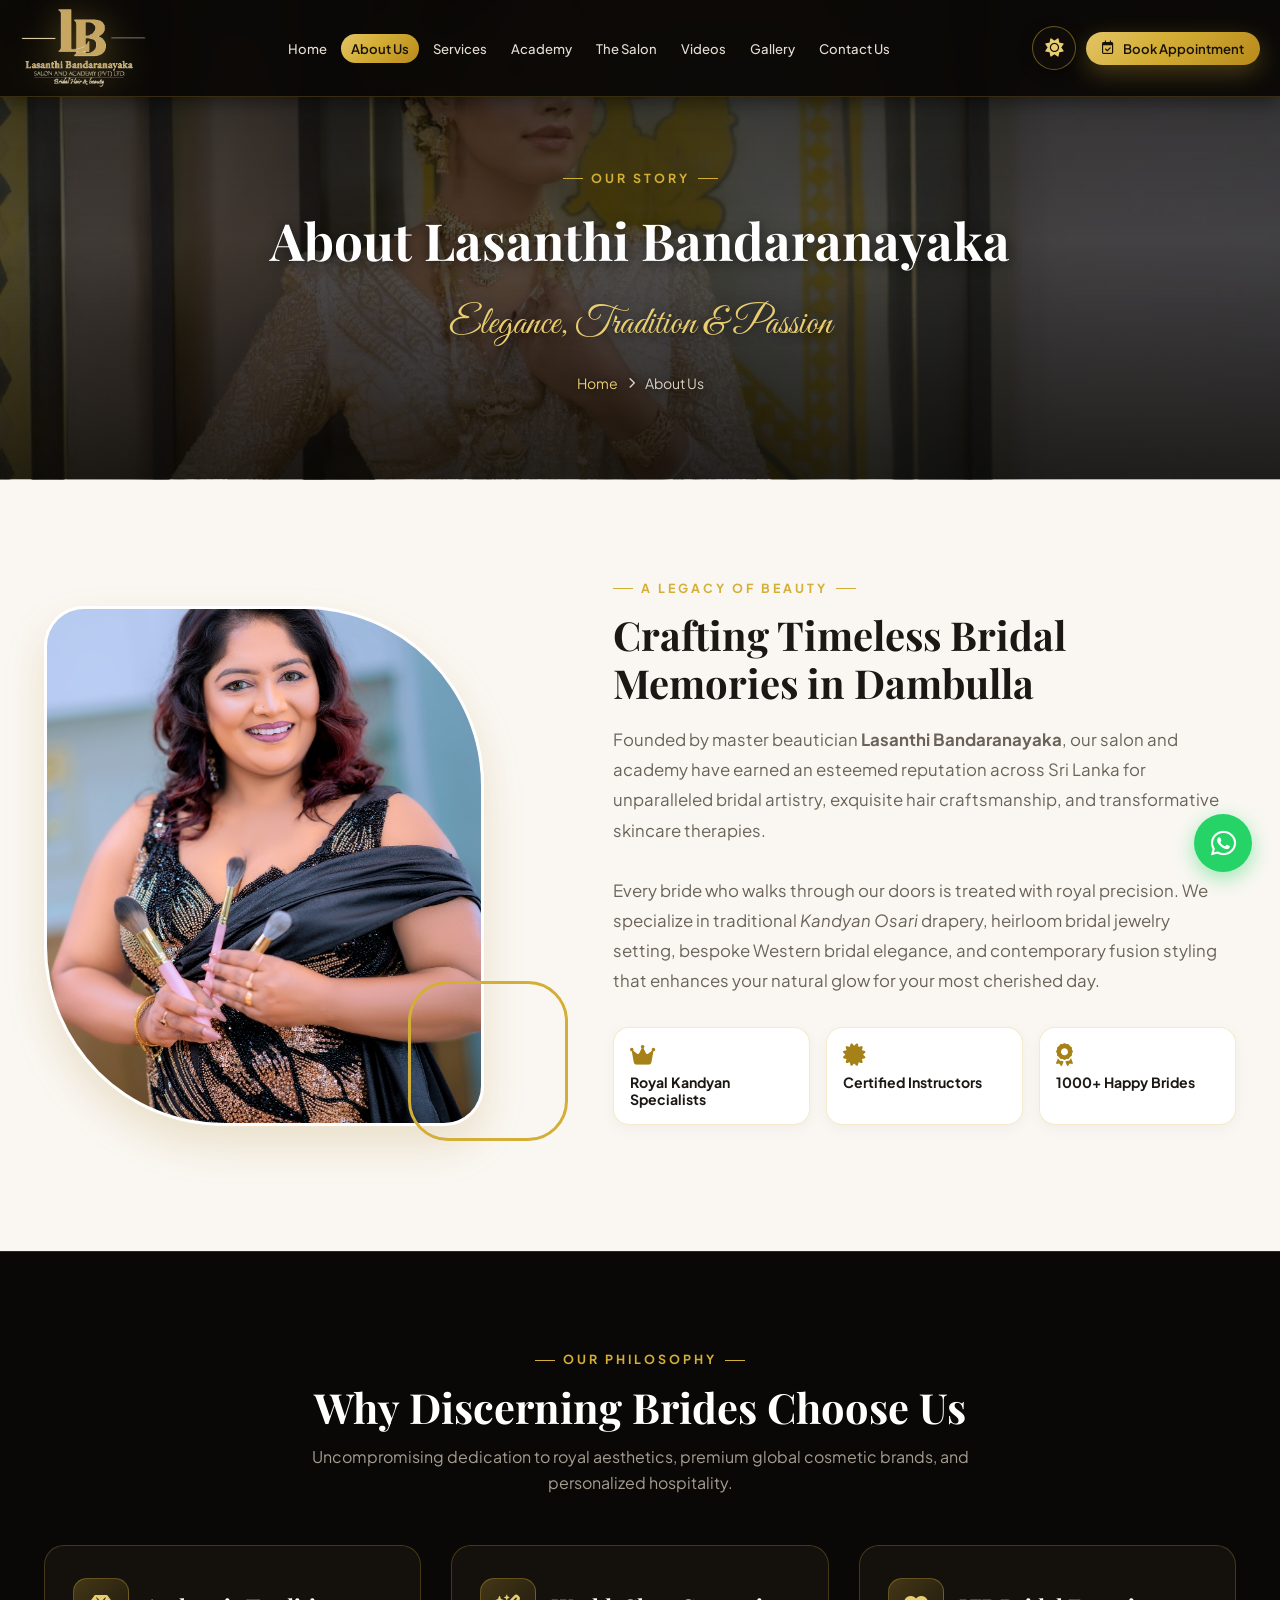
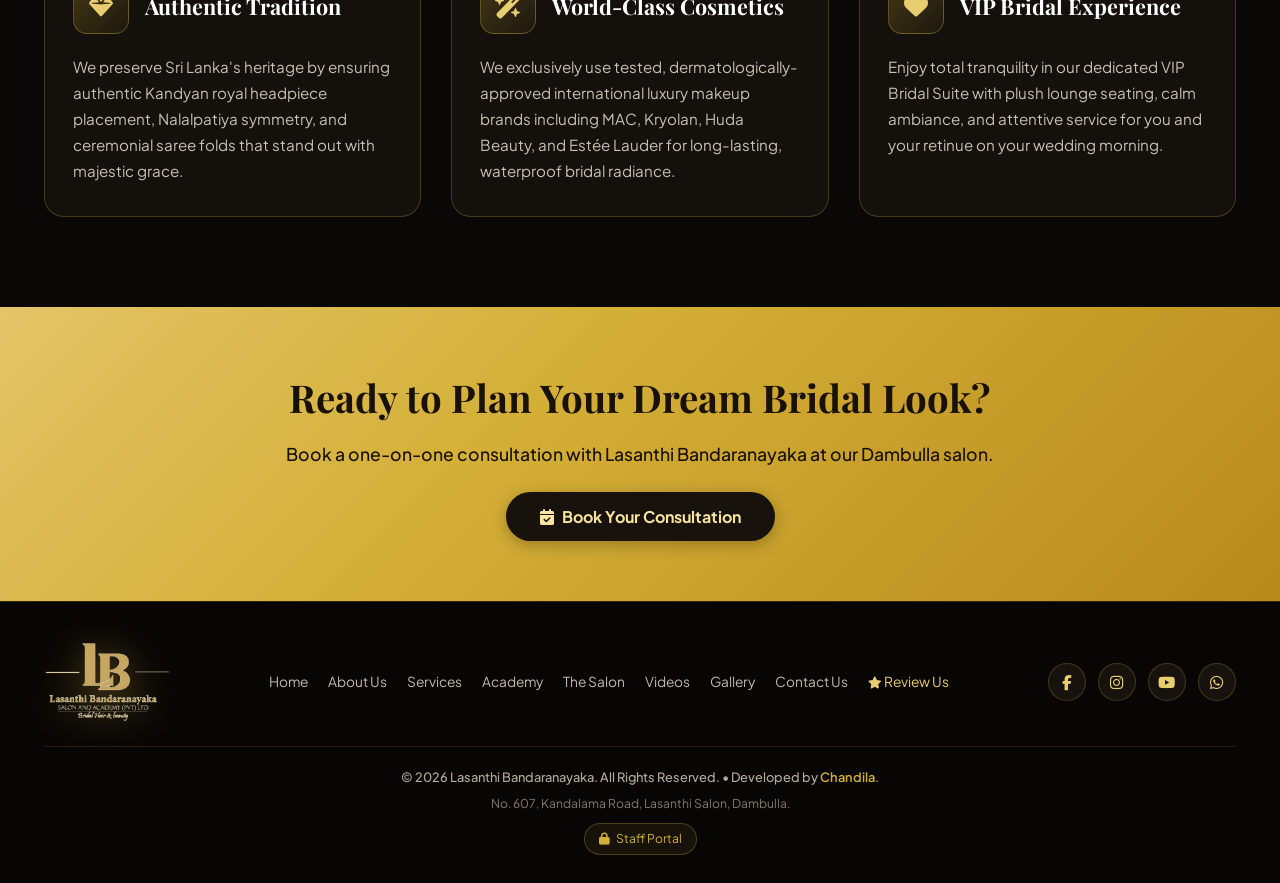
<file: about.html>
<!DOCTYPE html>
<html lang="en">
<head>
  <meta charset="UTF-8">
  <meta name="viewport" content="width=device-width, initial-scale=1.0">
  <title>About Us | Lasanthi Bandaranayaka Salon & Academy (Pvt) Ltd</title>
  <meta name="description" content="Discover the story of Lasanthi Bandaranayaka, Sri Lanka's leading bridal artist in Dambulla with over a decade of excellence in Kandyan bridal dressing and beauty culture.">
  <link rel="icon" type="image/svg+xml" href="data:image/svg+xml,<svg xmlns='http://www.w3.org/2000/svg' viewBox='0 0 100 100'><circle cx='50' cy='50' r='45' fill='%23120e09' stroke='%23d4af37' stroke-width='4'/><text x='50%' y='58%' font-family='serif' font-size='42' font-weight='bold' fill='%23d4af37' text-anchor='middle'>LB</text></svg>">
  <link rel="preconnect" href="https://fonts.googleapis.com">
  <link rel="preconnect" href="https://fonts.gstatic.com" crossorigin>
  <link href="https://fonts.googleapis.com/css2?family=Cinzel:wght@500;600;700;800&family=Great+Vibes&family=Playfair+Display:ital,wght@0,400;0,600;0,700;1,400;1,600&family=Plus+Jakarta+Sans:wght@300;400;500;600;700&display=swap" rel="stylesheet">
  <link rel="stylesheet" href="https://cdnjs.cloudflare.com/ajax/libs/font-awesome/6.5.1/css/all.min.css">
  <link rel="stylesheet" href="assets/css/style.css">
  <script>
    (function() {
      var t = localStorage.getItem('theme') || 'dark';
      document.documentElement.setAttribute('data-theme', t);
    })();
  </script>
  <script>
    (function () {
      const savedTheme = localStorage.getItem('lasanthi_theme') || 'dark';
      document.documentElement.setAttribute('data-theme', savedTheme);
    })();
  </script>
</head>
<body>

  <!-- Header -->
  <header class="site-header">
    <div class="container nav-wrapper">
      <a href="index.html" class="brand-logo">
        <img src="assets/images/logo_transparent.png" alt="Lasanthi Bandaranayaka Salon and Academy (Pvt) Ltd" class="site-logo-img">
      </a>

      <nav>
        <ul class="nav-menu">
          <li><a href="index.html" class="nav-link">Home</a></li>
          <li><a href="about.html" class="nav-link active">About Us</a></li>
          <li><a href="services.html" class="nav-link">Services</a></li>
          <li><a href="academy.html" class="nav-link">Academy</a></li>
          <li><a href="salon.html" class="nav-link">The Salon</a></li>
          <li><a href="videos.html" class="nav-link">Videos</a></li>
          <li><a href="gallery.html" class="nav-link">Gallery</a></li>
          <li><a href="contact.html" class="nav-link">Contact Us</a></li>
        </ul>
      </nav>

      <div class="header-action">
        <button class="theme-toggle-btn" id="theme-toggle" aria-label="Toggle theme" title="Switch Theme">
          <i class="fa-solid fa-sun theme-icon-sun"></i>
          <i class="fa-solid fa-moon theme-icon-moon"></i>
        </button>
        <button class="btn-gold" data-open-modal="booking">
          <i class="fa-regular fa-calendar-check"></i>
          <span>Book Appointment</span>
        </button>
        <button class="mobile-toggle" aria-label="Toggle navigation">
          <i class="fa-solid fa-bars"></i>
        </button>
      </div>
    </div>
  </header>

  <!-- Banner -->
  <section class="page-banner banner-about">
    <div class="container">
      <span class="tag-label">Our Story</span>
      <h1 class="page-banner-title">About Lasanthi Bandaranayaka</h1>
      <div class="page-banner-sub">Elegance, Tradition & Passion</div>
      <div class="breadcrumb-nav">
        <a href="index.html">Home</a>
        <i class="fa-solid fa-chevron-right" style="font-size: 0.7rem;"></i>
        <span>About Us</span>
      </div>
    </div>
  </section>

  <!-- Main Story Section -->
  <section class="about-section" style="padding: 90px 0;">
    <div class="container about-grid">
      <div class="about-visual">
        <div class="about-image-frame">
          <img src="assets/images/lasanthi-bandaranayaka-founder.jpg" alt="Lasanthi Bandaranayaka Founder & Master Bridal Stylist">
        </div>
        <div class="about-frame-decor"></div>
      </div>

      <div class="about-content">
        <span class="tag-label">A Legacy of Beauty</span>
        <h2 class="about-title">Crafting Timeless Bridal Memories in Dambulla</h2>
        <p class="about-text">
          Founded by master beautician <strong>Lasanthi Bandaranayaka</strong>, our salon and academy have earned an esteemed reputation across Sri Lanka for unparalleled bridal artistry, exquisite hair craftsmanship, and transformative skincare therapies.
        </p>
        <p class="about-text">
          Every bride who walks through our doors is treated with royal precision. We specialize in traditional <em>Kandyan Osari</em> drapery, heirloom bridal jewelry setting, bespoke Western bridal elegance, and contemporary fusion styling that enhances your natural glow for your most cherished day.
        </p>

        <div class="about-badges">
          <div class="badge-item">
            <i class="fa-solid fa-crown"></i>
            <span>Royal Kandyan Specialists</span>
          </div>
          <div class="badge-item">
            <i class="fa-solid fa-certificate"></i>
            <span>Certified Instructors</span>
          </div>
          <div class="badge-item">
            <i class="fa-solid fa-award"></i>
            <span>1000+ Happy Brides</span>
          </div>
        </div>
      </div>
    </div>
  </section>

  <!-- Values & Philosophy Section -->
  <section class="inner-page-section" style="border-top: 1px solid rgba(212, 175, 55, 0.2);">
    <div class="container">
      <div class="section-header-center">
        <span class="tag-label">Our Philosophy</span>
        <h2 class="section-heading">Why Discerning Brides Choose Us</h2>
        <p class="section-subtext">Uncompromising dedication to royal aesthetics, premium global cosmetic brands, and personalized hospitality.</p>
      </div>

      <div class="services-catalog-grid">
        <div class="service-detail-card">
          <div class="service-card-head">
            <div class="service-card-icon"><i class="fa-solid fa-gem"></i></div>
            <h3 class="service-card-name">Authentic Tradition</h3>
          </div>
          <p>
            We preserve Sri Lanka's heritage by ensuring authentic Kandyan royal headpiece placement, Nalalpatiya symmetry, and ceremonial saree folds that stand out with majestic grace.
          </p>
        </div>

        <div class="service-detail-card">
          <div class="service-card-head">
            <div class="service-card-icon"><i class="fa-solid fa-wand-magic-sparkles"></i></div>
            <h3 class="service-card-name">World-Class Cosmetics</h3>
          </div>
          <p>
            We exclusively use tested, dermatologically-approved international luxury makeup brands including MAC, Kryolan, Huda Beauty, and Estée Lauder for long-lasting, waterproof bridal radiance.
          </p>
        </div>

        <div class="service-detail-card">
          <div class="service-card-head">
            <div class="service-card-icon"><i class="fa-solid fa-heart"></i></div>
            <h3 class="service-card-name">VIP Bridal Experience</h3>
          </div>
          <p>
            Enjoy total tranquility in our dedicated VIP Bridal Suite with plush lounge seating, calm ambiance, and attentive service for you and your retinue on your wedding morning.
          </p>
        </div>
      </div>
    </div>
  </section>

  <!-- CTA Banner -->
  <section style="background: var(--gold-gradient); padding: 60px 0; color: #171106; text-align: center;">
    <div class="container">
      <h2 style="font-family: var(--font-serif); font-size: 2.4rem; margin-bottom: 12px; font-weight: 700;">Ready to Plan Your Dream Bridal Look?</h2>
      <p style="font-size: 1.1rem; font-weight: 500; margin-bottom: 24px;">Book a one-on-one consultation with Lasanthi Bandaranayaka at our Dambulla salon.</p>
      <button class="btn-dark-pill" data-open-modal="booking" style="font-size: 1rem; padding: 14px 34px;">
        <i class="fa-solid fa-calendar-check"></i>
        <span>Book Your Consultation</span>
      </button>
    </div>
  </section>

  <!-- Footer -->
  <footer class="site-footer">
    <div class="container">
      <div class="footer-row">
        <a href="index.html" class="brand-logo">
          <img src="assets/images/logo_transparent.png" alt="Lasanthi Bandaranayaka Salon and Academy (Pvt) Ltd" class="site-logo-img">
        </a>

        <ul class="footer-nav">
          <li><a href="index.html">Home</a></li>
          <li><a href="about.html">About Us</a></li>
          <li><a href="services.html">Services</a></li>
          <li><a href="academy.html">Academy</a></li>
          <li><a href="salon.html">The Salon</a></li>
          <li><a href="videos.html">Videos</a></li>
          <li><a href="gallery.html">Gallery</a></li>
          <li><a href="contact.html">Contact Us</a></li>
          <li><a href="feedback.php" style="color: var(--color-gold-300);"><i class="fa-solid fa-star"
                style="font-size: 0.75rem;"></i> Review Us</a></li>
        </ul>

        <div class="social-links">
          <a href="https://facebook.com" target="_blank" rel="noopener" class="social-icon" aria-label="Facebook"><i class="fa-brands fa-facebook-f"></i></a>
          <a href="https://instagram.com" target="_blank" rel="noopener" class="social-icon" aria-label="Instagram"><i class="fa-brands fa-instagram"></i></a>
          <a href="https://youtube.com" target="_blank" rel="noopener" class="social-icon" aria-label="YouTube"><i class="fa-brands fa-youtube"></i></a>
          <a href="https://wa.me/94777958184" target="_blank" rel="noopener" class="social-icon" aria-label="WhatsApp"><i class="fa-brands fa-whatsapp"></i></a>
        </div>
      </div>

      <div class="footer-bottom-copy">
        <div class="footer-copy-text">&copy; 2026 Lasanthi Bandaranayaka. All Rights Reserved. &bull; Developed by <a href="https://www.facebook.com/chandilagroups/" target="_blank" rel="noopener" class="footer-dev-link">Chandila</a>.</div>
        <div class="footer-address-text">No. 607, Kandalama Road, Lasanthi Salon, Dambulla.</div>
        <div class="footer-staff-wrap">
          <a href="admin/login.php" class="footer-staff-link"><i class="fa-solid fa-lock"></i> Staff Portal</a>
        </div>
      </div>
    </div>
  </footer>

  <!-- Booking Modal -->
  <div class="modal-backdrop" id="appointment-modal">
    <div class="modal-content-card">
      <button class="modal-close-btn" aria-label="Close modal"><i class="fa-solid fa-xmark"></i></button>
      <div class="modal-header-wrap">
        <span class="tag-label">Reservation</span>
        <h2 class="modal-title">Book an Appointment</h2>
        <p class="modal-subtitle">Connect with Lasanthi Salon Dambulla directly via WhatsApp</p>
      </div>

      <form id="booking-form">
        <div class="form-group">
          <label class="form-label" for="booking-name">Your Full Name</label>
          <input type="text" id="booking-name" class="form-control" placeholder="e.g. Nimali Perera" required>
        </div>

        <div class="form-group">
          <label class="form-label" for="booking-phone">Contact Number</label>
          <input type="tel" id="booking-phone" class="form-control" placeholder="e.g. 077 123 4567" required>
        </div>

        <div class="form-group">
          <label class="form-label" for="booking-service">Service or Course</label>
          <select id="booking-service" class="form-control" required>
            <option value="Bridal Makeup">Bridal Makeup & Saree Draping (Kandyan / Western)</option>
            <option value="Hair Styling">Hair Styling & Treatment</option>
            <option value="Facial & Skin Care">Facial & Skin Care Therapy</option>
            <option value="Makeup Services">Party / Event Makeup</option>
            <option value="Nail Care">Nail Art & Manicure</option>
            <option value="Beauty Treatments">Full Body Beauty Treatment</option>
            <option value="Academy Enrollment">Beauty Academy Diploma / Course</option>
          </select>
        </div>

        <div class="form-group">
          <label class="form-label" for="booking-date">Preferred Date</label>
          <input type="date" id="booking-date" class="form-control">
        </div>

        <div class="form-group">
          <label class="form-label" for="booking-notes">Special Requests / Questions</label>
          <textarea id="booking-notes" class="form-control" rows="3" placeholder="Tell us about your wedding date, event, or inquiry..."></textarea>
        </div>

        <button type="submit" class="btn-gold" style="width: 100%; padding: 14px; font-size: 1rem; border-radius: var(--radius-md);">
          <i class="fa-brands fa-whatsapp" style="font-size: 1.2rem;"></i>
          <span>Send Booking Request via WhatsApp</span>
        </button>
      </form>
    </div>
  </div>

  <!-- Floating WhatsApp Quick Button -->
  <a href="https://wa.me/94777958184?text=Hello%20Lasanthi%20Salon%20%26%20Academy%2C%20I%20would%20like%20to%20inquire%20about%20your%20services" class="floating-wa-btn" target="_blank" rel="noopener" aria-label="Chat on WhatsApp">
    <i class="fa-brands fa-whatsapp"></i>
  </a>

  <script src="assets/js/main.js"></script>
</body>
</html>
</file>
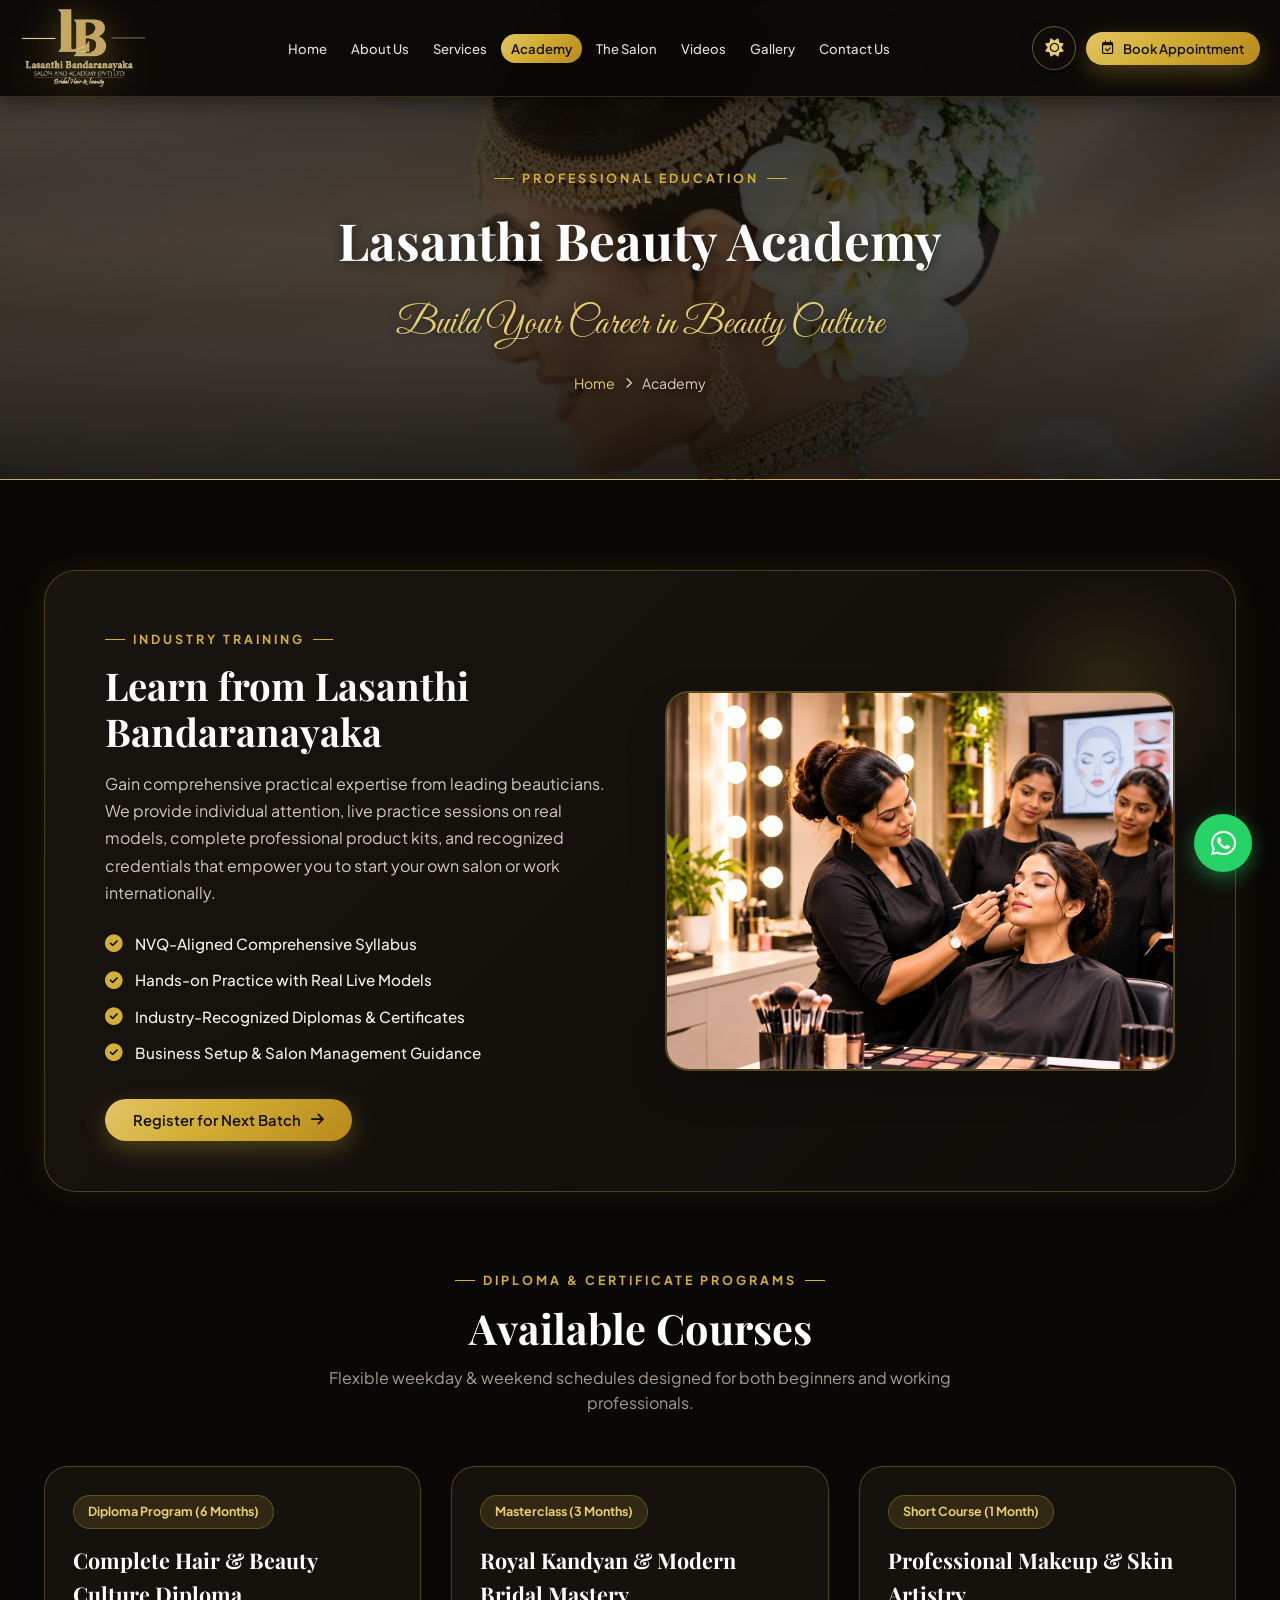
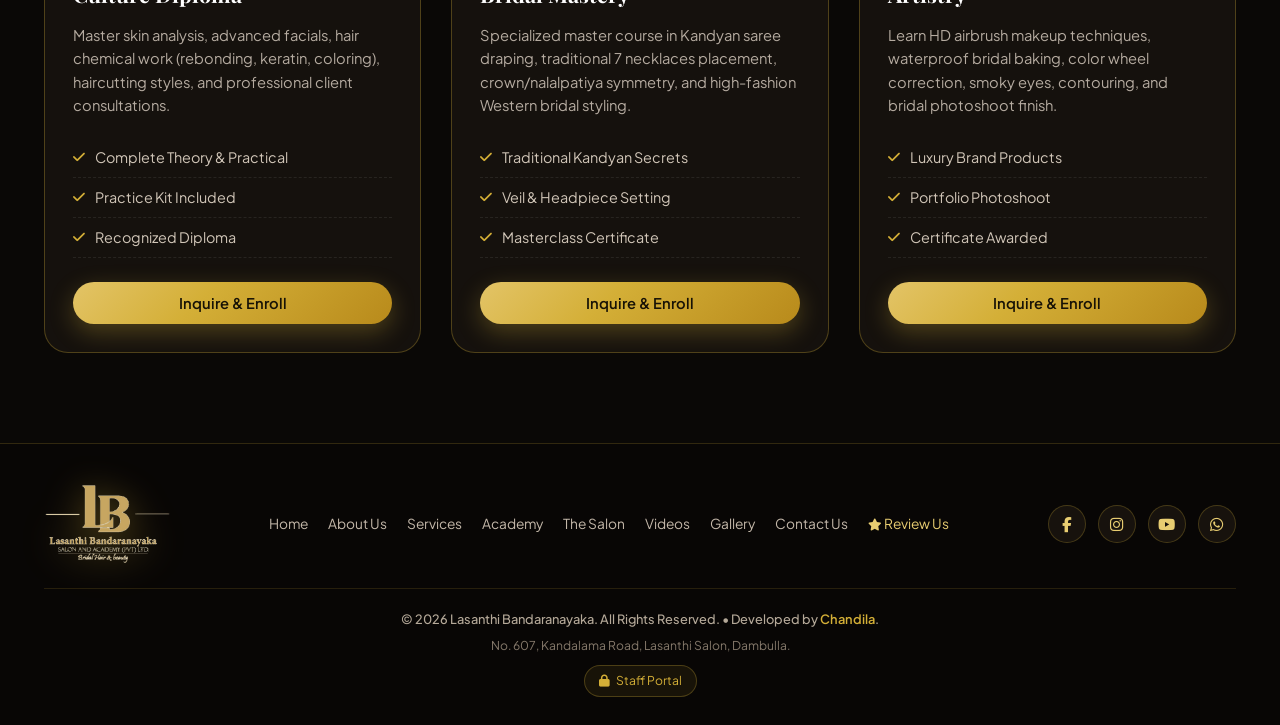
<file: academy.html>
<!DOCTYPE html>
<html lang="en">
<head>
  <meta charset="UTF-8">
  <meta name="viewport" content="width=device-width, initial-scale=1.0">
  <title>Beauty Academy | Lasanthi Bandaranayaka Salon & Academy Dambulla</title>
  <meta name="description" content="Study professional beauty culture, bridal dressing, and hair styling at Lasanthi Bandaranayaka Academy in Dambulla. Practical training with recognized certificates.">
  <link rel="icon" type="image/svg+xml" href="data:image/svg+xml,<svg xmlns='http://www.w3.org/2000/svg' viewBox='0 0 100 100'><circle cx='50' cy='50' r='45' fill='%23120e09' stroke='%23d4af37' stroke-width='4'/><text x='50%' y='58%' font-family='serif' font-size='42' font-weight='bold' fill='%23d4af37' text-anchor='middle'>LB</text></svg>">
  <link rel="preconnect" href="https://fonts.googleapis.com">
  <link rel="preconnect" href="https://fonts.gstatic.com" crossorigin>
  <link href="https://fonts.googleapis.com/css2?family=Cinzel:wght@500;600;700;800&family=Great+Vibes&family=Playfair+Display:ital,wght@0,400;0,600;0,700;1,400;1,600&family=Plus+Jakarta+Sans:wght@300;400;500;600;700&display=swap" rel="stylesheet">
  <link rel="stylesheet" href="https://cdnjs.cloudflare.com/ajax/libs/font-awesome/6.5.1/css/all.min.css">
  <link rel="stylesheet" href="assets/css/style.css">
  <script>
    (function() {
      var t = localStorage.getItem('theme') || 'dark';
      document.documentElement.setAttribute('data-theme', t);
    })();
  </script>
  <script>
    (function () {
      const savedTheme = localStorage.getItem('lasanthi_theme') || 'dark';
      document.documentElement.setAttribute('data-theme', savedTheme);
    })();
  </script>
</head>
<body>

  <!-- Header -->
  <header class="site-header">
    <div class="container nav-wrapper">
      <a href="index.html" class="brand-logo">
        <img src="assets/images/logo_transparent.png" alt="Lasanthi Bandaranayaka Salon and Academy (Pvt) Ltd" class="site-logo-img">
      </a>

      <nav>
        <ul class="nav-menu">
          <li><a href="index.html" class="nav-link">Home</a></li>
          <li><a href="about.html" class="nav-link">About Us</a></li>
          <li><a href="services.html" class="nav-link">Services</a></li>
          <li><a href="academy.html" class="nav-link active">Academy</a></li>
          <li><a href="salon.html" class="nav-link">The Salon</a></li>
          <li><a href="videos.html" class="nav-link">Videos</a></li>
          <li><a href="gallery.html" class="nav-link">Gallery</a></li>
          <li><a href="contact.html" class="nav-link">Contact Us</a></li>
        </ul>
      </nav>

      <div class="header-action">
        <button class="theme-toggle-btn" id="theme-toggle" aria-label="Toggle theme" title="Switch Theme">
          <i class="fa-solid fa-sun theme-icon-sun"></i>
          <i class="fa-solid fa-moon theme-icon-moon"></i>
        </button>
        <button class="btn-gold" data-open-modal="booking">
          <i class="fa-regular fa-calendar-check"></i>
          <span>Book Appointment</span>
        </button>
        <button class="mobile-toggle" aria-label="Toggle navigation">
          <i class="fa-solid fa-bars"></i>
        </button>
      </div>
    </div>
  </header>

  <!-- Banner -->
  <section class="page-banner banner-academy">
    <div class="container">
      <span class="tag-label">Professional Education</span>
      <h1 class="page-banner-title">Lasanthi Beauty Academy</h1>
      <div class="page-banner-sub">Build Your Career in Beauty Culture</div>
      <div class="breadcrumb-nav">
        <a href="index.html">Home</a>
        <i class="fa-solid fa-chevron-right" style="font-size: 0.7rem;"></i>
        <span>Academy</span>
      </div>
    </div>
  </section>

  <!-- Academy Feature Section -->
  <section class="academy-section" style="padding: 90px 0;">
    <div class="container">
      <div class="academy-curved-box" style="margin-bottom: 70px;">
        <div class="academy-content">
          <span class="tag-label">Industry Training</span>
          <h2 class="academy-title">Learn from Lasanthi Bandaranayaka</h2>
          <p class="academy-desc">
            Gain comprehensive practical expertise from leading beauticians. We provide individual attention, live practice sessions on real models, complete professional product kits, and recognized credentials that empower you to start your own salon or work internationally.
          </p>

          <ul class="academy-checklist">
            <li><i class="fa-solid fa-circle-check"></i> NVQ-Aligned Comprehensive Syllabus</li>
            <li><i class="fa-solid fa-circle-check"></i> Hands-on Practice with Real Live Models</li>
            <li><i class="fa-solid fa-circle-check"></i> Industry-Recognized Diplomas & Certificates</li>
            <li><i class="fa-solid fa-circle-check"></i> Business Setup & Salon Management Guidance</li>
          </ul>

          <button class="btn-gold" data-open-modal="booking" data-service="Academy Enrollment">
            <span>Register for Next Batch</span>
            <i class="fa-solid fa-arrow-right"></i>
          </button>
        </div>

        <div class="academy-visual">
          <div class="academy-visual-frame">
            <img src="assets/images/academy_training.jpg" alt="Lasanthi Academy Practical Student Training">
          </div>
        </div>
      </div>

      <!-- Course Cards -->
      <div class="section-header-center">
        <span class="tag-label">Diploma & Certificate Programs</span>
        <h2 class="section-heading">Available Courses</h2>
        <p class="section-subtext">Flexible weekday & weekend schedules designed for both beginners and working professionals.</p>
      </div>

      <div class="services-catalog-grid">
        <!-- Course 1 -->
        <div class="course-card">
          <div class="course-card-body">
            <span class="course-badge">Diploma Program (6 Months)</span>
            <h3 style="font-family: var(--font-serif); font-size: 1.35rem; color: #fff; margin-bottom: 12px;">Complete Hair & Beauty Culture Diploma</h3>
            <p style="color: #b5aba0; font-size: 0.92rem; line-height: 1.6; margin-bottom: 20px;">
              Master skin analysis, advanced facials, hair chemical work (rebonding, keratin, coloring), haircutting styles, and professional client consultations.
            </p>
            <ul class="service-features-list" style="margin-bottom: 24px;">
              <li><i class="fa-solid fa-check"></i> Complete Theory & Practical</li>
              <li><i class="fa-solid fa-check"></i> Practice Kit Included</li>
              <li><i class="fa-solid fa-check"></i> Recognized Diploma</li>
            </ul>
            <button class="btn-gold" data-open-modal="booking" data-service="Complete Hair & Beauty Culture Diploma" style="width: 100%;">
              <span>Inquire & Enroll</span>
            </button>
          </div>
        </div>

        <!-- Course 2 -->
        <div class="course-card">
          <div class="course-card-body">
            <span class="course-badge">Masterclass (3 Months)</span>
            <h3 style="font-family: var(--font-serif); font-size: 1.35rem; color: #fff; margin-bottom: 12px;">Royal Kandyan & Modern Bridal Mastery</h3>
            <p style="color: #b5aba0; font-size: 0.92rem; line-height: 1.6; margin-bottom: 20px;">
              Specialized master course in Kandyan saree draping, traditional 7 necklaces placement, crown/nalalpatiya symmetry, and high-fashion Western bridal styling.
            </p>
            <ul class="service-features-list" style="margin-bottom: 24px;">
              <li><i class="fa-solid fa-check"></i> Traditional Kandyan Secrets</li>
              <li><i class="fa-solid fa-check"></i> Veil & Headpiece Setting</li>
              <li><i class="fa-solid fa-check"></i> Masterclass Certificate</li>
            </ul>
            <button class="btn-gold" data-open-modal="booking" data-service="Royal Kandyan & Modern Bridal Mastery" style="width: 100%;">
              <span>Inquire & Enroll</span>
            </button>
          </div>
        </div>

        <!-- Course 3 -->
        <div class="course-card">
          <div class="course-card-body">
            <span class="course-badge">Short Course (1 Month)</span>
            <h3 style="font-family: var(--font-serif); font-size: 1.35rem; color: #fff; margin-bottom: 12px;">Professional Makeup & Skin Artistry</h3>
            <p style="color: #b5aba0; font-size: 0.92rem; line-height: 1.6; margin-bottom: 20px;">
              Learn HD airbrush makeup techniques, waterproof bridal baking, color wheel correction, smoky eyes, contouring, and bridal photoshoot finish.
            </p>
            <ul class="service-features-list" style="margin-bottom: 24px;">
              <li><i class="fa-solid fa-check"></i> Luxury Brand Products</li>
              <li><i class="fa-solid fa-check"></i> Portfolio Photoshoot</li>
              <li><i class="fa-solid fa-check"></i> Certificate Awarded</li>
            </ul>
            <button class="btn-gold" data-open-modal="booking" data-service="Professional Makeup & Skin Artistry" style="width: 100%;">
              <span>Inquire & Enroll</span>
            </button>
          </div>
        </div>
      </div>
    </div>
  </section>

  <!-- Footer -->
  <footer class="site-footer">
    <div class="container">
      <div class="footer-row">
        <a href="index.html" class="brand-logo">
          <img src="assets/images/logo_transparent.png" alt="Lasanthi Bandaranayaka Salon and Academy (Pvt) Ltd" class="site-logo-img">
        </a>

        <ul class="footer-nav">
          <li><a href="index.html">Home</a></li>
          <li><a href="about.html">About Us</a></li>
          <li><a href="services.html">Services</a></li>
          <li><a href="academy.html">Academy</a></li>
          <li><a href="salon.html">The Salon</a></li>
          <li><a href="videos.html">Videos</a></li>
          <li><a href="gallery.html">Gallery</a></li>
          <li><a href="contact.html">Contact Us</a></li>
          <li><a href="feedback.php" style="color: var(--color-gold-300);"><i class="fa-solid fa-star"
                style="font-size: 0.75rem;"></i> Review Us</a></li>
        </ul>

        <div class="social-links">
          <a href="https://facebook.com" target="_blank" rel="noopener" class="social-icon" aria-label="Facebook"><i class="fa-brands fa-facebook-f"></i></a>
          <a href="https://instagram.com" target="_blank" rel="noopener" class="social-icon" aria-label="Instagram"><i class="fa-brands fa-instagram"></i></a>
          <a href="https://youtube.com" target="_blank" rel="noopener" class="social-icon" aria-label="YouTube"><i class="fa-brands fa-youtube"></i></a>
          <a href="https://wa.me/94777958184" target="_blank" rel="noopener" class="social-icon" aria-label="WhatsApp"><i class="fa-brands fa-whatsapp"></i></a>
        </div>
      </div>

      <div class="footer-bottom-copy">
        <div class="footer-copy-text">&copy; 2026 Lasanthi Bandaranayaka. All Rights Reserved. &bull; Developed by <a href="https://www.facebook.com/chandilagroups/" target="_blank" rel="noopener" class="footer-dev-link">Chandila</a>.</div>
        <div class="footer-address-text">No. 607, Kandalama Road, Lasanthi Salon, Dambulla.</div>
        <div class="footer-staff-wrap">
          <a href="admin/login.php" class="footer-staff-link"><i class="fa-solid fa-lock"></i> Staff Portal</a>
        </div>
      </div>
    </div>
  </footer>

  <!-- Booking Modal -->
  <div class="modal-backdrop" id="appointment-modal">
    <div class="modal-content-card">
      <button class="modal-close-btn" aria-label="Close modal"><i class="fa-solid fa-xmark"></i></button>
      <div class="modal-header-wrap">
        <span class="tag-label">Academy Registration</span>
        <h2 class="modal-title">Enroll in a Course</h2>
        <p class="modal-subtitle">Connect with Lasanthi Salon Dambulla directly via WhatsApp</p>
      </div>

      <form id="booking-form">
        <div class="form-group">
          <label class="form-label" for="booking-name">Your Full Name</label>
          <input type="text" id="booking-name" class="form-control" placeholder="e.g. Nimali Perera" required>
        </div>

        <div class="form-group">
          <label class="form-label" for="booking-phone">Contact Number</label>
          <input type="tel" id="booking-phone" class="form-control" placeholder="e.g. 077 123 4567" required>
        </div>

        <div class="form-group">
          <label class="form-label" for="booking-service">Desired Course</label>
          <select id="booking-service" class="form-control" required>
            <option value="Complete Hair & Beauty Culture Diploma">Complete Hair & Beauty Culture Diploma (6 Months)</option>
            <option value="Royal Kandyan & Modern Bridal Mastery">Royal Kandyan & Modern Bridal Mastery (3 Months)</option>
            <option value="Professional Makeup & Skin Artistry">Professional Makeup & Skin Artistry (1 Month)</option>
            <option value="Academy Enrollment">General Academy Inquiry</option>
          </select>
        </div>

        <div class="form-group">
          <label class="form-label" for="booking-date">Preferred Start Date</label>
          <input type="date" id="booking-date" class="form-control">
        </div>

        <div class="form-group">
          <label class="form-label" for="booking-notes">Special Questions / Background</label>
          <textarea id="booking-notes" class="form-control" rows="3" placeholder="Tell us if you have prior beauty experience or want weekend classes..."></textarea>
        </div>

        <button type="submit" class="btn-gold" style="width: 100%; padding: 14px; font-size: 1rem; border-radius: var(--radius-md);">
          <i class="fa-brands fa-whatsapp" style="font-size: 1.2rem;"></i>
          <span>Send Inquiry via WhatsApp</span>
        </button>
      </form>
    </div>
  </div>

  <a href="https://wa.me/94777958184?text=Hello%20Lasanthi%20Salon%20%26%20Academy%2C%20I%20would%20like%20to%20inquire%20about%20academy%20courses" class="floating-wa-btn" target="_blank" rel="noopener" aria-label="Chat on WhatsApp">
    <i class="fa-brands fa-whatsapp"></i>
  </a>

  <script src="assets/js/main.js"></script>
</body>
</html>
</file>
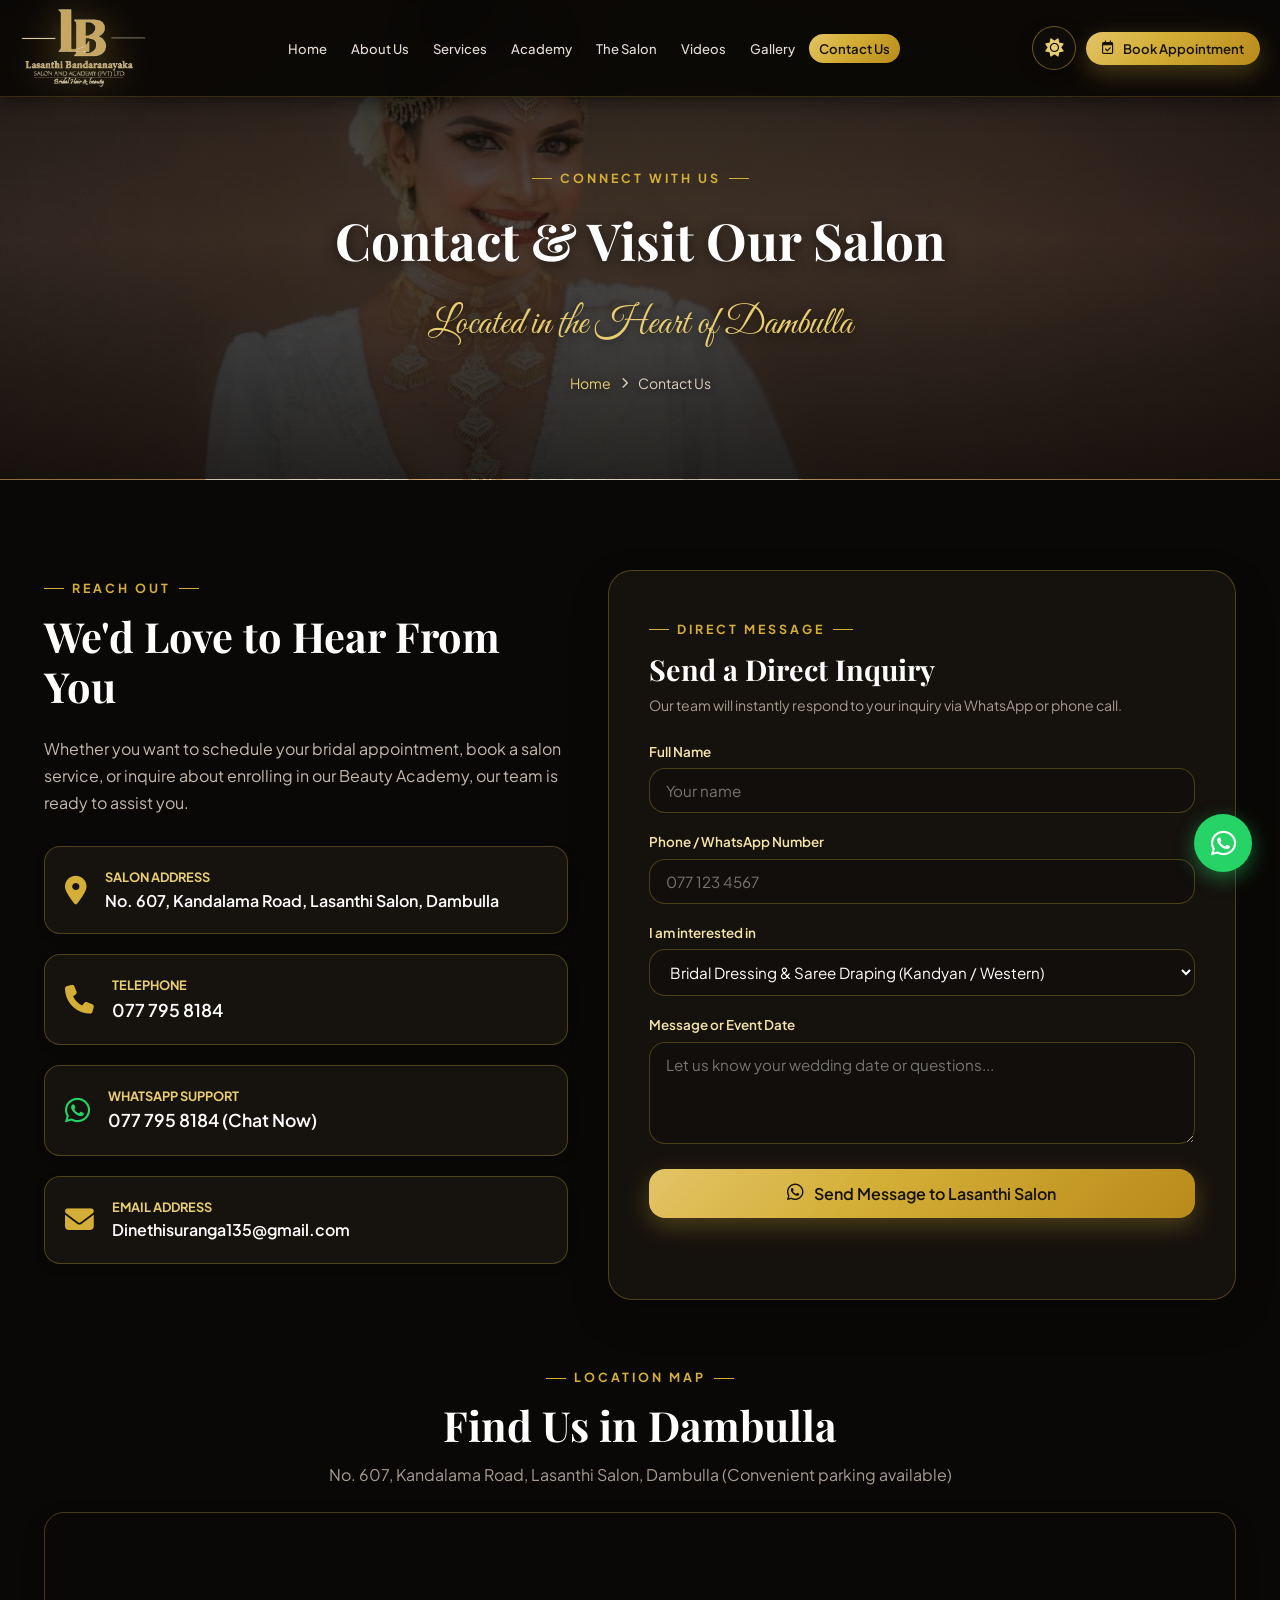
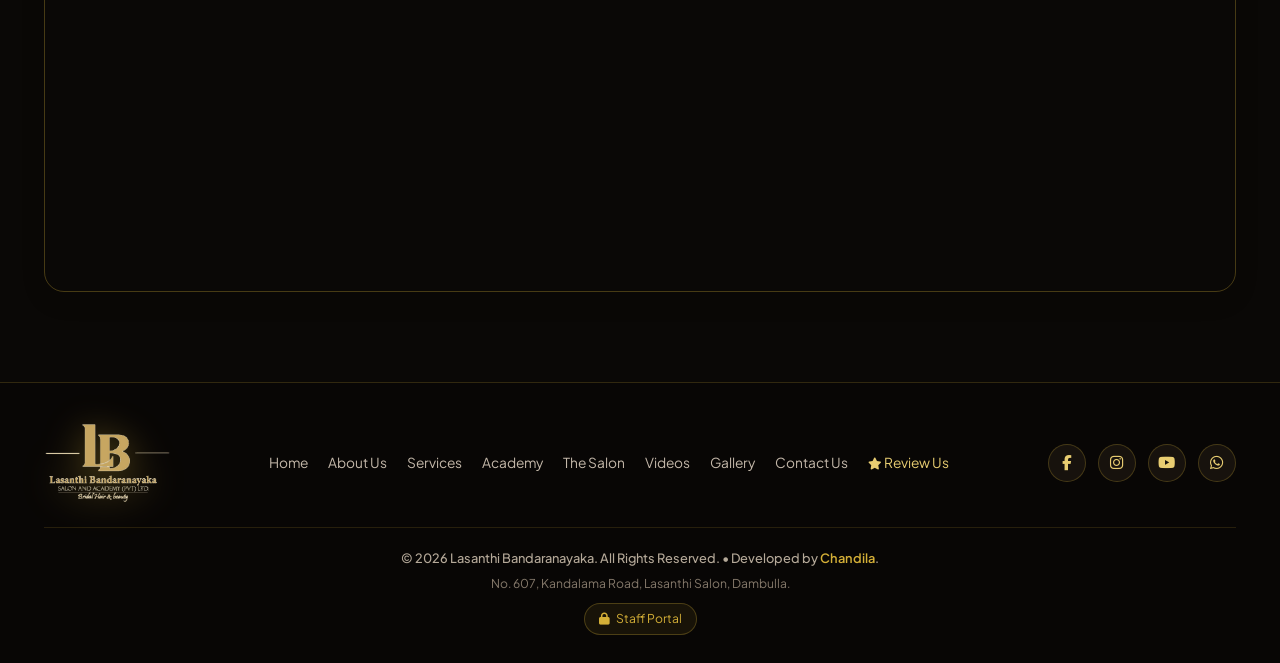
<file: contact.html>
<!DOCTYPE html>
<html lang="en">
<head>
  <meta charset="UTF-8">
  <meta name="viewport" content="width=device-width, initial-scale=1.0">
  <title>Contact Us | Lasanthi Bandaranayaka Salon & Academy Dambulla</title>
  <meta name="description" content="Get in touch with Lasanthi Bandaranayaka Salon & Academy in Dambulla. Address: No 607 Kandalama Road, Lasanthi Salon, Dambulla. Phone / WhatsApp: 077 795 8184.">
  <link rel="icon" type="image/svg+xml" href="data:image/svg+xml,<svg xmlns='http://www.w3.org/2000/svg' viewBox='0 0 100 100'><circle cx='50' cy='50' r='45' fill='%23120e09' stroke='%23d4af37' stroke-width='4'/><text x='50%' y='58%' font-family='serif' font-size='42' font-weight='bold' fill='%23d4af37' text-anchor='middle'>LB</text></svg>">
  <link rel="preconnect" href="https://fonts.googleapis.com">
  <link rel="preconnect" href="https://fonts.gstatic.com" crossorigin>
  <link href="https://fonts.googleapis.com/css2?family=Cinzel:wght@500;600;700;800&family=Great+Vibes&family=Playfair+Display:ital,wght@0,400;0,600;0,700;1,400;1,600&family=Plus+Jakarta+Sans:wght@300;400;500;600;700&display=swap" rel="stylesheet">
  <link rel="stylesheet" href="https://cdnjs.cloudflare.com/ajax/libs/font-awesome/6.5.1/css/all.min.css">
  <link rel="stylesheet" href="assets/css/style.css">
  <script>
    (function() {
      var t = localStorage.getItem('theme') || 'dark';
      document.documentElement.setAttribute('data-theme', t);
    })();
  </script>
  <script>
    (function () {
      const savedTheme = localStorage.getItem('lasanthi_theme') || 'dark';
      document.documentElement.setAttribute('data-theme', savedTheme);
    })();
  </script>
</head>
<body>

  <!-- Header -->
  <header class="site-header">
    <div class="container nav-wrapper">
      <a href="index.html" class="brand-logo">
        <img src="assets/images/logo_transparent.png" alt="Lasanthi Bandaranayaka Salon and Academy (Pvt) Ltd" class="site-logo-img">
      </a>

      <nav>
        <ul class="nav-menu">
          <li><a href="index.html" class="nav-link">Home</a></li>
          <li><a href="about.html" class="nav-link">About Us</a></li>
          <li><a href="services.html" class="nav-link">Services</a></li>
          <li><a href="academy.html" class="nav-link">Academy</a></li>
          <li><a href="salon.html" class="nav-link">The Salon</a></li>
          <li><a href="videos.html" class="nav-link">Videos</a></li>
          <li><a href="gallery.html" class="nav-link">Gallery</a></li>
          <li><a href="contact.html" class="nav-link active">Contact Us</a></li>
        </ul>
      </nav>

      <div class="header-action">
        <button class="theme-toggle-btn" id="theme-toggle" aria-label="Toggle theme" title="Switch Theme">
          <i class="fa-solid fa-sun theme-icon-sun"></i>
          <i class="fa-solid fa-moon theme-icon-moon"></i>
        </button>
        <button class="btn-gold" data-open-modal="booking">
          <i class="fa-regular fa-calendar-check"></i>
          <span>Book Appointment</span>
        </button>
        <button class="mobile-toggle" aria-label="Toggle navigation">
          <i class="fa-solid fa-bars"></i>
        </button>
      </div>
    </div>
  </header>

  <!-- Banner -->
  <section class="page-banner banner-contact">
    <div class="container">
      <span class="tag-label">Connect With Us</span>
      <h1 class="page-banner-title">Contact & Visit Our Salon</h1>
      <div class="page-banner-sub">Located in the Heart of Dambulla</div>
      <div class="breadcrumb-nav">
        <a href="index.html">Home</a>
        <i class="fa-solid fa-chevron-right" style="font-size: 0.7rem;"></i>
        <span>Contact Us</span>
      </div>
    </div>
  </section>

  <!-- Main Contact Section -->
  <section class="inner-page-section">
    <div class="container">
      <div class="contact-page-grid">
        <!-- Contact Information Cards -->
        <div>
          <span class="tag-label">Reach Out</span>
          <h2 class="section-heading" style="margin-bottom: 24px;">We'd Love to Hear From You</h2>
          <p style="color: #c4b9ac; font-size: 1rem; line-height: 1.7; margin-bottom: 30px;">
            Whether you want to schedule your bridal appointment, book a salon service, or inquire about enrolling in our Beauty Academy, our team is ready to assist you.
          </p>

          <div style="display: flex; flex-direction: column; gap: 20px; margin-bottom: 36px;">
            <div class="badge-item" style="flex-direction: row; align-items: center; gap: 18px; padding: 20px; background: #16120e; border-color: rgba(212, 175, 55, 0.3);">
              <i class="fa-solid fa-location-dot" style="font-size: 1.8rem; color: var(--color-gold-400);"></i>
              <div>
                <div style="font-size: 0.8rem; color: var(--color-gold-300); text-transform: uppercase; font-weight: 700;">Salon Address</div>
                <div style="color: #fff; font-size: 1rem; font-weight: 600;">No. 607, Kandalama Road, Lasanthi Salon, Dambulla</div>
              </div>
            </div>

            <div class="badge-item" style="flex-direction: row; align-items: center; gap: 18px; padding: 20px; background: #16120e; border-color: rgba(212, 175, 55, 0.3);">
              <i class="fa-solid fa-phone" style="font-size: 1.8rem; color: var(--color-gold-400);"></i>
              <div>
                <div style="font-size: 0.8rem; color: var(--color-gold-300); text-transform: uppercase; font-weight: 700;">Telephone</div>
                <a href="tel:0777958184" style="color: #fff; font-size: 1.1rem; font-weight: 600;">077 795 8184</a>
              </div>
            </div>

            <div class="badge-item" style="flex-direction: row; align-items: center; gap: 18px; padding: 20px; background: #16120e; border-color: rgba(212, 175, 55, 0.3);">
              <i class="fa-brands fa-whatsapp" style="font-size: 1.8rem; color: #25d366;"></i>
              <div>
                <div style="font-size: 0.8rem; color: var(--color-gold-300); text-transform: uppercase; font-weight: 700;">WhatsApp Support</div>
                <a href="https://wa.me/94777958184" target="_blank" rel="noopener" style="color: #fff; font-size: 1.1rem; font-weight: 600;">077 795 8184 (Chat Now)</a>
              </div>
            </div>

            <div class="badge-item" style="flex-direction: row; align-items: center; gap: 18px; padding: 20px; background: #16120e; border-color: rgba(212, 175, 55, 0.3);">
              <i class="fa-solid fa-envelope" style="font-size: 1.8rem; color: var(--color-gold-400);"></i>
              <div>
                <div style="font-size: 0.8rem; color: var(--color-gold-300); text-transform: uppercase; font-weight: 700;">Email Address</div>
                <a href="mailto:Dinethisuranga135@gmail.com" style="color: #fff; font-size: 1rem; font-weight: 600;">Dinethisuranga135@gmail.com</a>
              </div>
            </div>
          </div>
        </div>

        <!-- Interactive Direct Message Form -->
        <div class="dark-accent-card">
          <span class="tag-label">Direct Message</span>
          <h3 class="section-heading" style="font-size: 1.8rem; margin-bottom: 8px;">Send a Direct Inquiry</h3>
          <p class="section-subtext" style="font-size: 0.88rem; margin-bottom: 24px;">Our team will instantly respond to your inquiry via WhatsApp or phone call.</p>

          <form id="contact-page-form">
            <div class="form-group">
              <label class="form-label" for="contact-name">Full Name</label>
              <input type="text" id="contact-name" class="form-control" placeholder="Your name" required>
            </div>

            <div class="form-group">
              <label class="form-label" for="contact-phone">Phone / WhatsApp Number</label>
              <input type="tel" id="contact-phone" class="form-control" placeholder="077 123 4567" required>
            </div>

            <div class="form-group">
              <label class="form-label" for="contact-interest">I am interested in</label>
              <select id="contact-interest" class="form-control" required>
                <option value="Bridal Dressing Consultation">Bridal Dressing & Saree Draping (Kandyan / Western)</option>
                <option value="Hair Styling or Treatment">Hair Dressing or Chemical Treatment</option>
                <option value="Skin & Facial Therapy">Facial & Skin Care Therapy</option>
                <option value="Beauty Academy Courses">Beauty Academy Course Enrollment</option>
                <option value="General Inquiry">General Question / Other</option>
              </select>
            </div>

            <div class="form-group">
              <label class="form-label" for="contact-message">Message or Event Date</label>
              <textarea id="contact-message" class="form-control" rows="4" placeholder="Let us know your wedding date or questions..."></textarea>
            </div>

            <button type="submit" class="btn-gold" style="width: 100%; padding: 14px; font-size: 1rem; border-radius: var(--radius-md);">
              <i class="fa-brands fa-whatsapp" style="font-size: 1.2rem;"></i>
              <span>Send Message to Lasanthi Salon</span>
            </button>
          </form>
        </div>
      </div>

      <!-- Map & Directions -->
      <div style="margin-top: 60px;">
        <div class="section-header-center" style="margin-bottom: 24px;">
          <span class="tag-label">Location Map</span>
          <h2 class="section-heading">Find Us in Dambulla</h2>
          <p class="section-subtext">No. 607, Kandalama Road, Lasanthi Salon, Dambulla (Convenient parking available)</p>
        </div>

        <div class="map-card">
          <iframe 
            src="https://maps.google.com/maps?q=Kandalama+Road,+Dambulla,+Sri+Lanka&t=&z=14&ie=UTF8&iwloc=&output=embed" 
            loading="lazy" 
            referrerpolicy="no-referrer-when-downgrade" 
            title="Lasanthi Salon Dambulla Location Map">
          </iframe>
        </div>
      </div>
    </div>
  </section>

  <!-- Footer -->
  <footer class="site-footer">
    <div class="container">
      <div class="footer-row">
        <a href="index.html" class="brand-logo">
          <img src="assets/images/logo_transparent.png" alt="Lasanthi Bandaranayaka Salon and Academy (Pvt) Ltd" class="site-logo-img">
        </a>

        <ul class="footer-nav">
          <li><a href="index.html">Home</a></li>
          <li><a href="about.html">About Us</a></li>
          <li><a href="services.html">Services</a></li>
          <li><a href="academy.html">Academy</a></li>
          <li><a href="salon.html">The Salon</a></li>
          <li><a href="videos.html">Videos</a></li>
          <li><a href="gallery.html">Gallery</a></li>
          <li><a href="contact.html">Contact Us</a></li>
          <li><a href="feedback.php" style="color: var(--color-gold-300);"><i class="fa-solid fa-star"
                style="font-size: 0.75rem;"></i> Review Us</a></li>
        </ul>

        <div class="social-links">
          <a href="https://facebook.com" target="_blank" rel="noopener" class="social-icon" aria-label="Facebook"><i class="fa-brands fa-facebook-f"></i></a>
          <a href="https://instagram.com" target="_blank" rel="noopener" class="social-icon" aria-label="Instagram"><i class="fa-brands fa-instagram"></i></a>
          <a href="https://youtube.com" target="_blank" rel="noopener" class="social-icon" aria-label="YouTube"><i class="fa-brands fa-youtube"></i></a>
          <a href="https://wa.me/94777958184" target="_blank" rel="noopener" class="social-icon" aria-label="WhatsApp"><i class="fa-brands fa-whatsapp"></i></a>
        </div>
      </div>

      <div class="footer-bottom-copy">
        <div class="footer-copy-text">&copy; 2026 Lasanthi Bandaranayaka. All Rights Reserved. &bull; Developed by <a href="https://www.facebook.com/chandilagroups/" target="_blank" rel="noopener" class="footer-dev-link">Chandila</a>.</div>
        <div class="footer-address-text">No. 607, Kandalama Road, Lasanthi Salon, Dambulla.</div>
        <div class="footer-staff-wrap">
          <a href="admin/login.php" class="footer-staff-link"><i class="fa-solid fa-lock"></i> Staff Portal</a>
        </div>
      </div>
    </div>
  </footer>

  <!-- Booking Modal -->
  <div class="modal-backdrop" id="appointment-modal">
    <div class="modal-content-card">
      <button class="modal-close-btn" aria-label="Close modal"><i class="fa-solid fa-xmark"></i></button>
      <div class="modal-header-wrap">
        <span class="tag-label">Reservation</span>
        <h2 class="modal-title">Book an Appointment</h2>
        <p class="modal-subtitle">Connect with Lasanthi Salon Dambulla directly via WhatsApp</p>
      </div>

      <form id="booking-form">
        <div class="form-group">
          <label class="form-label" for="booking-name">Your Full Name</label>
          <input type="text" id="booking-name" class="form-control" placeholder="e.g. Nimali Perera" required>
        </div>

        <div class="form-group">
          <label class="form-label" for="booking-phone">Contact Number</label>
          <input type="tel" id="booking-phone" class="form-control" placeholder="e.g. 077 123 4567" required>
        </div>

        <div class="form-group">
          <label class="form-label" for="booking-service">Service or Course</label>
          <select id="booking-service" class="form-control" required>
            <option value="Bridal Makeup">Bridal Makeup & Saree Draping (Kandyan / Western)</option>
            <option value="Hair Styling">Hair Styling & Treatment</option>
            <option value="Facial & Skin Care">Facial & Skin Care Therapy</option>
            <option value="Makeup Services">Party / Event Makeup</option>
            <option value="Nail Care">Nail Art & Manicure</option>
            <option value="Beauty Treatments">Full Body Beauty Treatment</option>
            <option value="Academy Enrollment">Beauty Academy Diploma / Course</option>
          </select>
        </div>

        <div class="form-group">
          <label class="form-label" for="booking-date">Preferred Date</label>
          <input type="date" id="booking-date" class="form-control">
        </div>

        <div class="form-group">
          <label class="form-label" for="booking-notes">Special Requests / Questions</label>
          <textarea id="booking-notes" class="form-control" rows="3" placeholder="Tell us about your wedding date, event, or inquiry..."></textarea>
        </div>

        <button type="submit" class="btn-gold" style="width: 100%; padding: 14px; font-size: 1rem; border-radius: var(--radius-md);">
          <i class="fa-brands fa-whatsapp" style="font-size: 1.2rem;"></i>
          <span>Send Booking Request via WhatsApp</span>
        </button>
      </form>
    </div>
  </div>

  <a href="https://wa.me/94777958184?text=Hello%20Lasanthi%20Salon%20%26%20Academy%2C%20I%20would%20like%20to%20inquire%20about%20your%20services" class="floating-wa-btn" target="_blank" rel="noopener" aria-label="Chat on WhatsApp">
    <i class="fa-brands fa-whatsapp"></i>
  </a>

  <script src="assets/js/main.js"></script>
  <script>
    // Contact page specific form submission handler
    const contactPageForm = document.getElementById('contact-page-form');
    if (contactPageForm) {

        const name = document.getElementById('contact-name').value.trim();
        const phone = document.getElementById('contact-phone').value.trim();
        const interest = document.getElementById('contact-interest').value;
        const msg = document.getElementById('contact-message').value.trim();

        // Send to Admin Backend
        const formData = new FormData();
        formData.append('name', name);
        formData.append('phone', phone);
        formData.append('interest', interest);
        formData.append('message', msg);

        fetch('api/save_inquiry.php', {
          method: 'POST',
          body: formData
        }).catch(() => {});
        const text = *Inquiry from Lasanthi Salon Website*%0A%0A + *Name:* ${encodeURIComponent(name)}%0A` + `*Phone:* ${encodeURIComponent(phone)}%0A` + `*Interest:* ${encodeURIComponent(interest)}%0A` + `*Message:* ${encodeURIComponent(msg || "None")}`;`r`n        window.open(`https://wa.me/94777958184?text=${text}`, '_blank');
      });
    }
  </script>
</body>
</html>
</file>
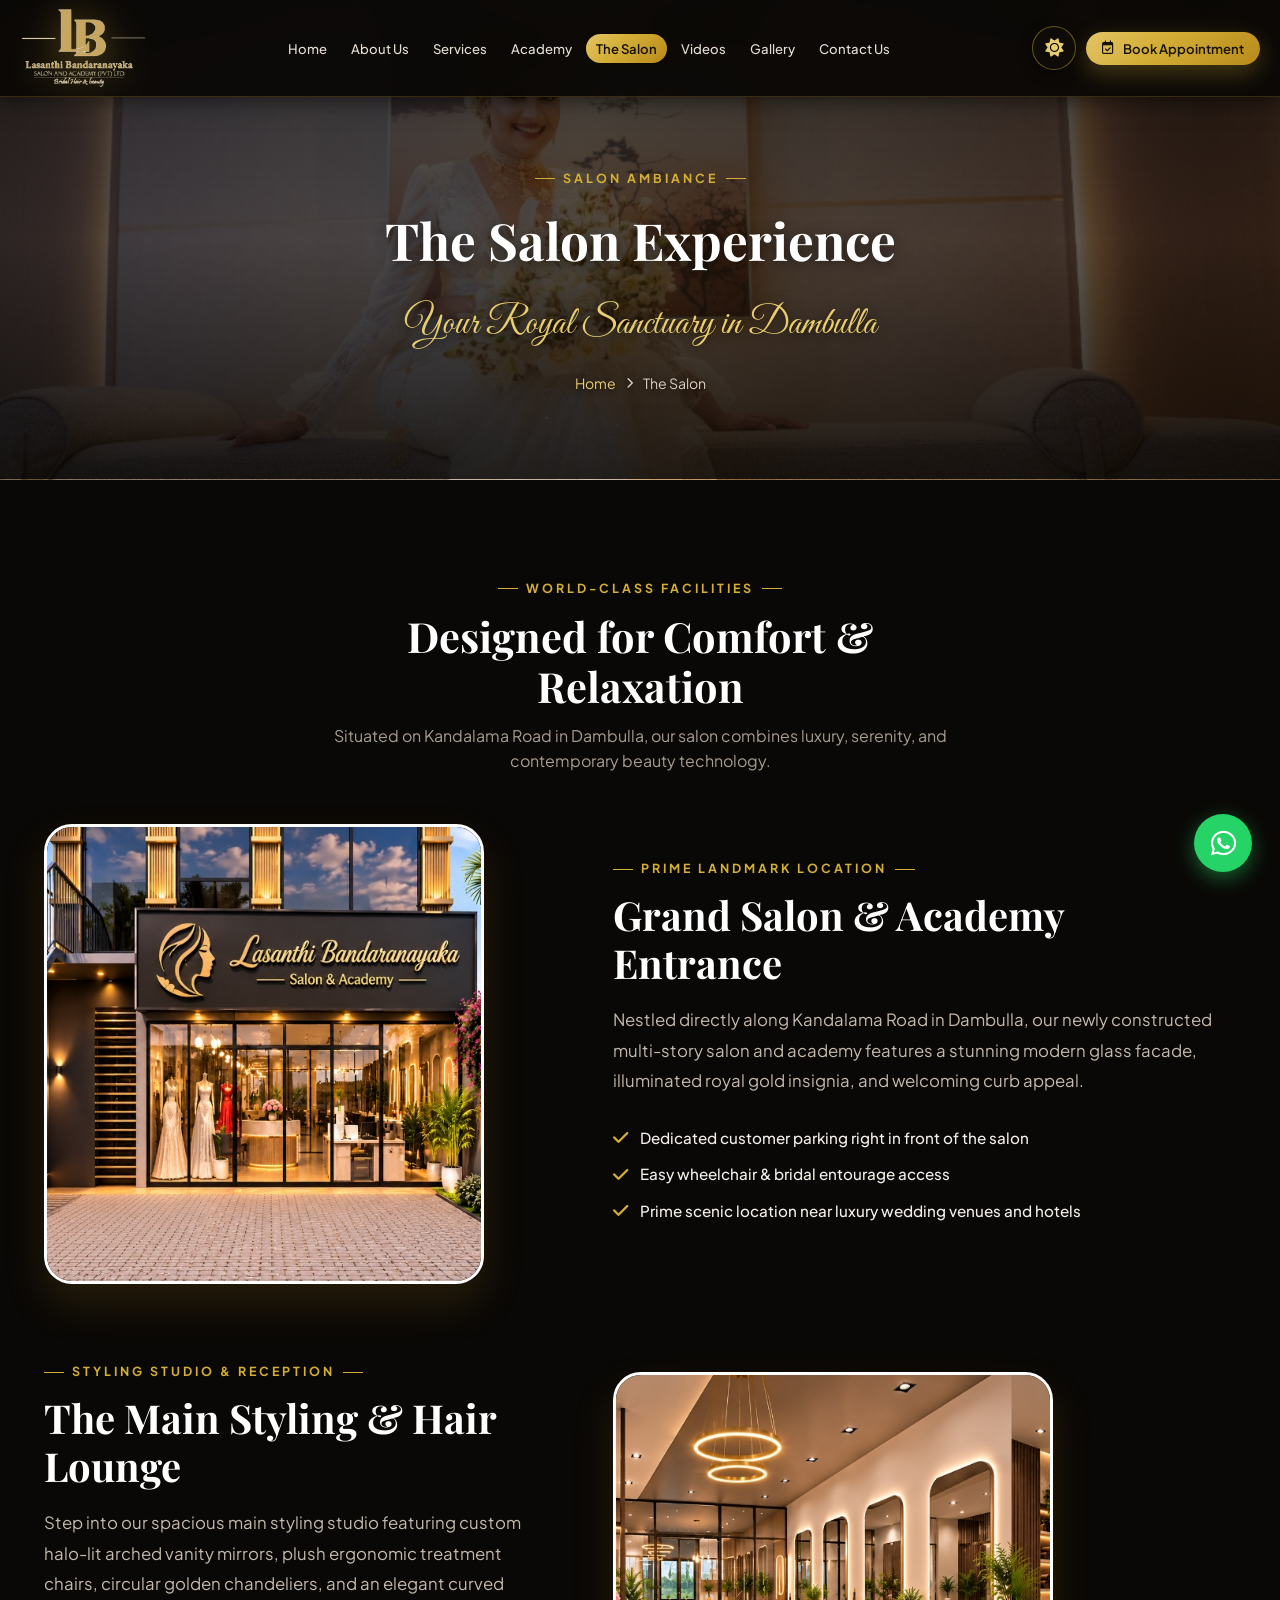
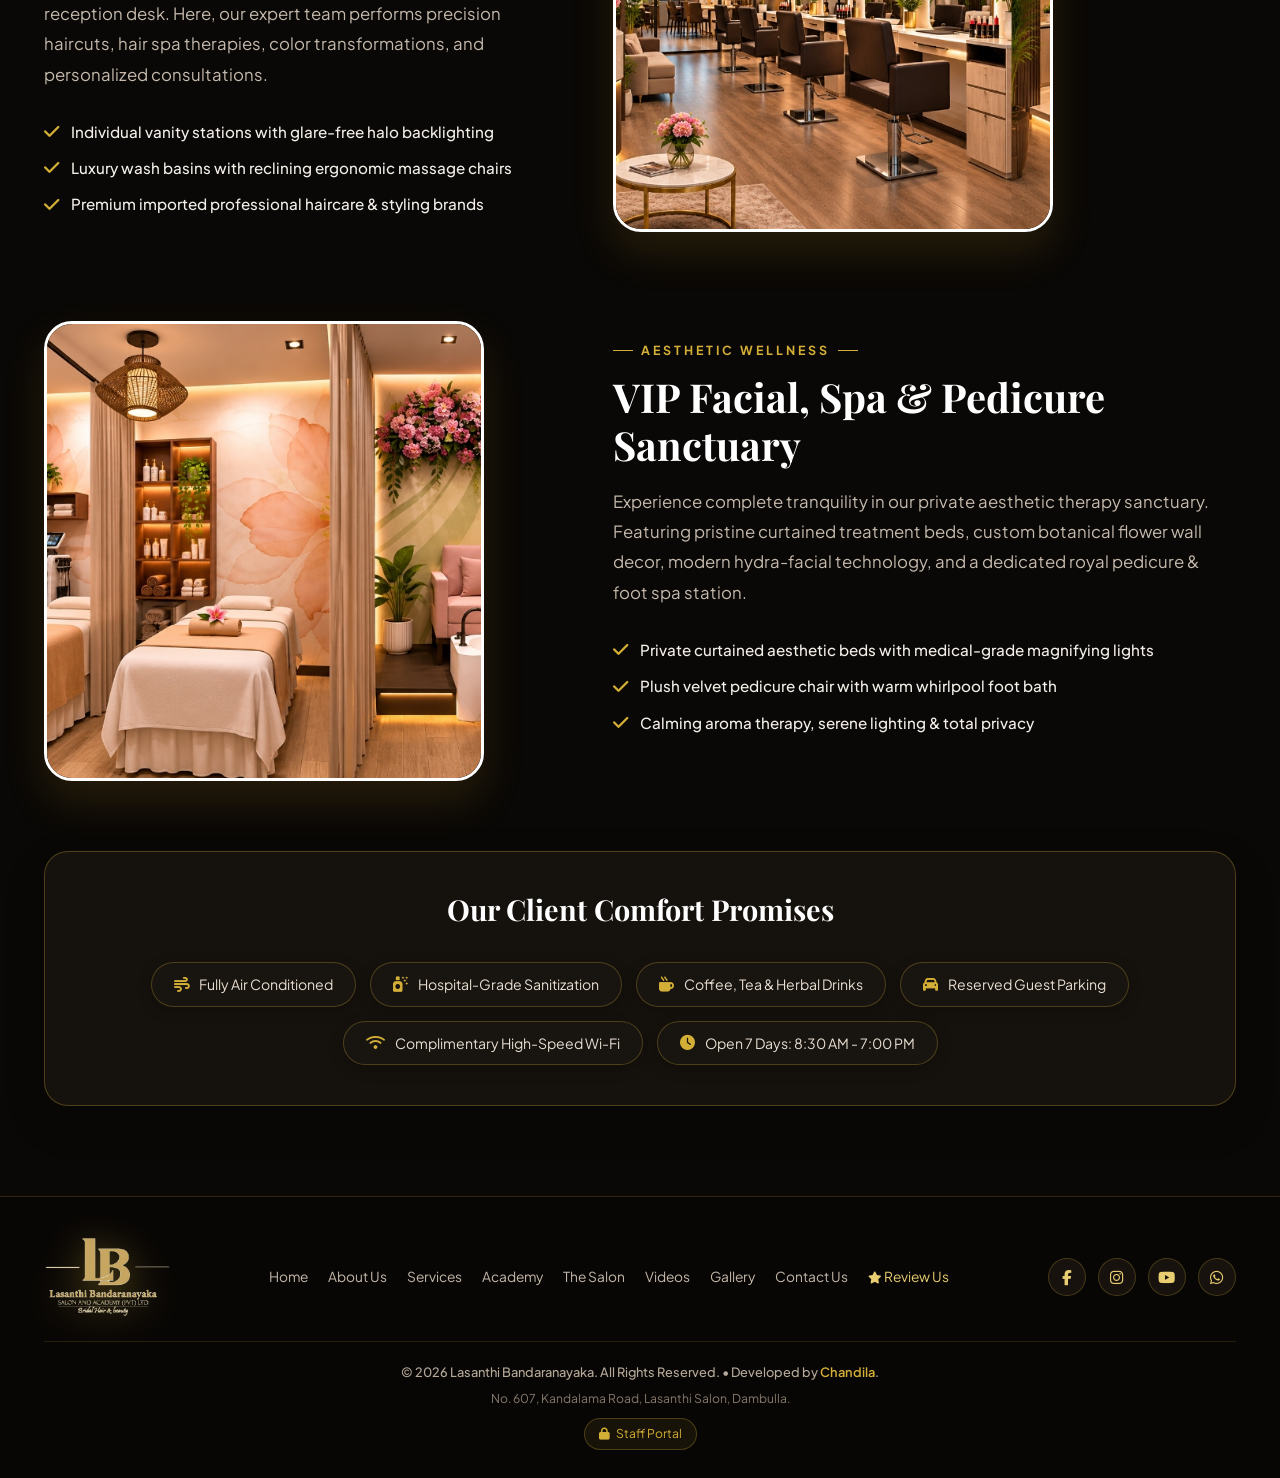
<file: salon.html>
<!DOCTYPE html>
<html lang="en">
<head>
  <meta charset="UTF-8">
  <meta name="viewport" content="width=device-width, initial-scale=1.0">
  <title>The Salon & Facilities | Lasanthi Bandaranayaka Salon & Academy Dambulla</title>
  <meta name="description" content="Take a virtual tour of Lasanthi Bandaranayaka Salon in Dambulla. Explore our styling studios, private VIP bridal suite, calming ambiance, and hygiene protocols.">
  <link rel="icon" type="image/svg+xml" href="data:image/svg+xml,<svg xmlns='http://www.w3.org/2000/svg' viewBox='0 0 100 100'><circle cx='50' cy='50' r='45' fill='%23120e09' stroke='%23d4af37' stroke-width='4'/><text x='50%' y='58%' font-family='serif' font-size='42' font-weight='bold' fill='%23d4af37' text-anchor='middle'>LB</text></svg>">
  <link rel="preconnect" href="https://fonts.googleapis.com">
  <link rel="preconnect" href="https://fonts.gstatic.com" crossorigin>
  <link href="https://fonts.googleapis.com/css2?family=Cinzel:wght@500;600;700;800&family=Great+Vibes&family=Playfair+Display:ital,wght@0,400;0,600;0,700;1,400;1,600&family=Plus+Jakarta+Sans:wght@300;400;500;600;700&display=swap" rel="stylesheet">
  <link rel="stylesheet" href="https://cdnjs.cloudflare.com/ajax/libs/font-awesome/6.5.1/css/all.min.css">
  <link rel="stylesheet" href="assets/css/style.css">
  <script>
    (function() {
      var t = localStorage.getItem('theme') || 'dark';
      document.documentElement.setAttribute('data-theme', t);
    })();
  </script>
  <script>
    (function () {
      const savedTheme = localStorage.getItem('lasanthi_theme') || 'dark';
      document.documentElement.setAttribute('data-theme', savedTheme);
    })();
  </script>
</head>
<body>

  <!-- Header -->
  <header class="site-header">
    <div class="container nav-wrapper">
      <a href="index.html" class="brand-logo">
        <img src="assets/images/logo_transparent.png" alt="Lasanthi Bandaranayaka Salon and Academy (Pvt) Ltd" class="site-logo-img">
      </a>

      <nav>
        <ul class="nav-menu">
          <li><a href="index.html" class="nav-link">Home</a></li>
          <li><a href="about.html" class="nav-link">About Us</a></li>
          <li><a href="services.html" class="nav-link">Services</a></li>
          <li><a href="academy.html" class="nav-link">Academy</a></li>
          <li><a href="salon.html" class="nav-link active">The Salon</a></li>
          <li><a href="videos.html" class="nav-link">Videos</a></li>
          <li><a href="gallery.html" class="nav-link">Gallery</a></li>
          <li><a href="contact.html" class="nav-link">Contact Us</a></li>
        </ul>
      </nav>

      <div class="header-action">
        <button class="theme-toggle-btn" id="theme-toggle" aria-label="Toggle theme" title="Switch Theme">
          <i class="fa-solid fa-sun theme-icon-sun"></i>
          <i class="fa-solid fa-moon theme-icon-moon"></i>
        </button>
        <button class="btn-gold" data-open-modal="booking">
          <i class="fa-regular fa-calendar-check"></i>
          <span>Book Appointment</span>
        </button>
        <button class="mobile-toggle" aria-label="Toggle navigation">
          <i class="fa-solid fa-bars"></i>
        </button>
      </div>
    </div>
  </header>

  <!-- Banner -->
  <section class="page-banner banner-salon">
    <div class="container">
      <span class="tag-label">Salon Ambiance</span>
      <h1 class="page-banner-title">The Salon Experience</h1>
      <div class="page-banner-sub">Your Royal Sanctuary in Dambulla</div>
      <div class="breadcrumb-nav">
        <a href="index.html">Home</a>
        <i class="fa-solid fa-chevron-right" style="font-size: 0.7rem;"></i>
        <span>The Salon</span>
      </div>
    </div>
  </section>

  <!-- Salon Facilities Section -->
  <section class="inner-page-section">
    <div class="container">
      <div class="section-header-center">
        <span class="tag-label">World-Class Facilities</span>
        <h2 class="section-heading">Designed for Comfort & Relaxation</h2>
        <p class="section-subtext">Situated on Kandalama Road in Dambulla, our salon combines luxury, serenity, and contemporary beauty technology.</p>
      </div>

      <!-- Feature Card 1: Grand Exterior -->
      <div class="about-grid" style="margin-bottom: 70px;">
        <div class="about-visual">
          <div class="about-image-frame" style="border-radius: 28px; height: 460px;">
            <img src="assets/images/salon_exterior_front.jpg" alt="Lasanthi Bandaranayaka Salon & Academy Grand Exterior">
          </div>
        </div>
        <div class="about-content">
          <span class="tag-label">Prime Landmark Location</span>
          <h2 class="about-title">Grand Salon & Academy Entrance</h2>
          <p class="about-text">
            Nestled directly along Kandalama Road in Dambulla, our newly constructed multi-story salon and academy features a stunning modern glass facade, illuminated royal gold insignia, and welcoming curb appeal.
          </p>
          <ul class="academy-checklist">
            <li><i class="fa-solid fa-check"></i> Dedicated customer parking right in front of the salon</li>
            <li><i class="fa-solid fa-check"></i> Easy wheelchair & bridal entourage access</li>
            <li><i class="fa-solid fa-check"></i> Prime scenic location near luxury wedding venues and hotels</li>
          </ul>
        </div>
      </div>

      <!-- Feature Card 2: Main Styling Lounge -->
      <div class="about-grid" style="margin-bottom: 70px;">
        <div class="about-content">
          <span class="tag-label">Styling Studio & Reception</span>
          <h2 class="about-title">The Main Styling & Hair Lounge</h2>
          <p class="about-text">
            Step into our spacious main styling studio featuring custom halo-lit arched vanity mirrors, plush ergonomic treatment chairs, circular golden chandeliers, and an elegant curved reception desk. Here, our expert team performs precision haircuts, hair spa therapies, color transformations, and personalized consultations.
          </p>
          <ul class="academy-checklist">
            <li><i class="fa-solid fa-check"></i> Individual vanity stations with glare-free halo backlighting</li>
            <li><i class="fa-solid fa-check"></i> Luxury wash basins with reclining ergonomic massage chairs</li>
            <li><i class="fa-solid fa-check"></i> Premium imported professional haircare & styling brands</li>
          </ul>
        </div>
        <div class="about-visual">
          <div class="about-image-frame" style="border-radius: 28px; height: 460px;">
            <img src="assets/images/salon_interior_main.jpg" alt="Main Styling Studio and Reception Lounge">
          </div>
        </div>
      </div>

      <!-- Feature Card 3: VIP Spa & Aesthetic Suite -->
      <div class="about-grid" style="margin-bottom: 70px;">
        <div class="about-visual">
          <div class="about-image-frame" style="border-radius: 28px; height: 460px;">
            <img src="assets/images/salon_spa_suite.jpg" alt="VIP Facial, Spa & Pedicure Sanctuary">
          </div>
        </div>
        <div class="about-content">
          <span class="tag-label">Aesthetic Wellness</span>
          <h2 class="about-title">VIP Facial, Spa & Pedicure Sanctuary</h2>
          <p class="about-text">
            Experience complete tranquility in our private aesthetic therapy sanctuary. Featuring pristine curtained treatment beds, custom botanical flower wall decor, modern hydra-facial technology, and a dedicated royal pedicure & foot spa station.
          </p>
          <ul class="academy-checklist">
            <li><i class="fa-solid fa-check"></i> Private curtained aesthetic beds with medical-grade magnifying lights</li>
            <li><i class="fa-solid fa-check"></i> Plush velvet pedicure chair with warm whirlpool foot bath</li>
            <li><i class="fa-solid fa-check"></i> Calming aroma therapy, serene lighting & total privacy</li>
          </ul>
        </div>
      </div>

      <!-- Amenities Banner -->
      <div class="dark-accent-card" style="text-align: center;">
        <h3 class="section-heading" style="font-size: 1.8rem; margin-bottom: 24px;">Our Client Comfort Promises</h3>
        <div class="salon-facilities-pills">
          <div class="facility-pill"><i class="fa-solid fa-wind"></i> Fully Air Conditioned</div>
          <div class="facility-pill"><i class="fa-solid fa-spray-can-sparkles"></i> Hospital-Grade Sanitization</div>
          <div class="facility-pill"><i class="fa-solid fa-mug-hot"></i> Coffee, Tea & Herbal Drinks</div>
          <div class="facility-pill"><i class="fa-solid fa-car"></i> Reserved Guest Parking</div>
          <div class="facility-pill"><i class="fa-solid fa-wifi"></i> Complimentary High-Speed Wi-Fi</div>
          <div class="facility-pill"><i class="fa-solid fa-clock"></i> Open 7 Days: 8:30 AM - 7:00 PM</div>
        </div>
      </div>
    </div>
  </section>

  <!-- Footer -->
  <footer class="site-footer">
    <div class="container">
      <div class="footer-row">
        <a href="index.html" class="brand-logo">
          <img src="assets/images/logo_transparent.png" alt="Lasanthi Bandaranayaka Salon and Academy (Pvt) Ltd" class="site-logo-img">
        </a>

        <ul class="footer-nav">
          <li><a href="index.html">Home</a></li>
          <li><a href="about.html">About Us</a></li>
          <li><a href="services.html">Services</a></li>
          <li><a href="academy.html">Academy</a></li>
          <li><a href="salon.html">The Salon</a></li>
          <li><a href="videos.html">Videos</a></li>
          <li><a href="gallery.html">Gallery</a></li>
          <li><a href="contact.html">Contact Us</a></li>
          <li><a href="feedback.php" style="color: var(--color-gold-300);"><i class="fa-solid fa-star"
                style="font-size: 0.75rem;"></i> Review Us</a></li>
        </ul>

        <div class="social-links">
          <a href="https://facebook.com" target="_blank" rel="noopener" class="social-icon" aria-label="Facebook"><i class="fa-brands fa-facebook-f"></i></a>
          <a href="https://instagram.com" target="_blank" rel="noopener" class="social-icon" aria-label="Instagram"><i class="fa-brands fa-instagram"></i></a>
          <a href="https://youtube.com" target="_blank" rel="noopener" class="social-icon" aria-label="YouTube"><i class="fa-brands fa-youtube"></i></a>
          <a href="https://wa.me/94777958184" target="_blank" rel="noopener" class="social-icon" aria-label="WhatsApp"><i class="fa-brands fa-whatsapp"></i></a>
        </div>
      </div>

      <div class="footer-bottom-copy">
        <div class="footer-copy-text">&copy; 2026 Lasanthi Bandaranayaka. All Rights Reserved. &bull; Developed by <a href="https://www.facebook.com/chandilagroups/" target="_blank" rel="noopener" class="footer-dev-link">Chandila</a>.</div>
        <div class="footer-address-text">No. 607, Kandalama Road, Lasanthi Salon, Dambulla.</div>
        <div class="footer-staff-wrap">
          <a href="admin/login.php" class="footer-staff-link"><i class="fa-solid fa-lock"></i> Staff Portal</a>
        </div>
      </div>
    </div>
  </footer>

  <!-- Booking Modal -->
  <div class="modal-backdrop" id="appointment-modal">
    <div class="modal-content-card">
      <button class="modal-close-btn" aria-label="Close modal"><i class="fa-solid fa-xmark"></i></button>
      <div class="modal-header-wrap">
        <span class="tag-label">Reservation</span>
        <h2 class="modal-title">Book an Appointment</h2>
        <p class="modal-subtitle">Connect with Lasanthi Salon Dambulla directly via WhatsApp</p>
      </div>

      <form id="booking-form">
        <div class="form-group">
          <label class="form-label" for="booking-name">Your Full Name</label>
          <input type="text" id="booking-name" class="form-control" placeholder="e.g. Nimali Perera" required>
        </div>

        <div class="form-group">
          <label class="form-label" for="booking-phone">Contact Number</label>
          <input type="tel" id="booking-phone" class="form-control" placeholder="e.g. 077 123 4567" required>
        </div>

        <div class="form-group">
          <label class="form-label" for="booking-service">Service or Course</label>
          <select id="booking-service" class="form-control" required>
            <option value="Bridal Makeup">Bridal Makeup & Saree Draping (Kandyan / Western)</option>
            <option value="Hair Styling">Hair Styling & Treatment</option>
            <option value="Facial & Skin Care">Facial & Skin Care Therapy</option>
            <option value="Makeup Services">Party / Event Makeup</option>
            <option value="Nail Care">Nail Art & Manicure</option>
            <option value="Beauty Treatments">Full Body Beauty Treatment</option>
            <option value="Academy Enrollment">Beauty Academy Diploma / Course</option>
          </select>
        </div>

        <div class="form-group">
          <label class="form-label" for="booking-date">Preferred Date</label>
          <input type="date" id="booking-date" class="form-control">
        </div>

        <div class="form-group">
          <label class="form-label" for="booking-notes">Special Requests / Questions</label>
          <textarea id="booking-notes" class="form-control" rows="3" placeholder="Tell us about your wedding date, event, or inquiry..."></textarea>
        </div>

        <button type="submit" class="btn-gold" style="width: 100%; padding: 14px; font-size: 1rem; border-radius: var(--radius-md);">
          <i class="fa-brands fa-whatsapp" style="font-size: 1.2rem;"></i>
          <span>Send Booking Request via WhatsApp</span>
        </button>
      </form>
    </div>
  </div>

  <a href="https://wa.me/94777958184?text=Hello%20Lasanthi%20Salon%20%26%20Academy%2C%20I%20would%20like%20to%20inquire%20about%20your%20services" class="floating-wa-btn" target="_blank" rel="noopener" aria-label="Chat on WhatsApp">
    <i class="fa-brands fa-whatsapp"></i>
  </a>

  <script src="assets/js/main.js"></script>
</body>
</html>
</file>
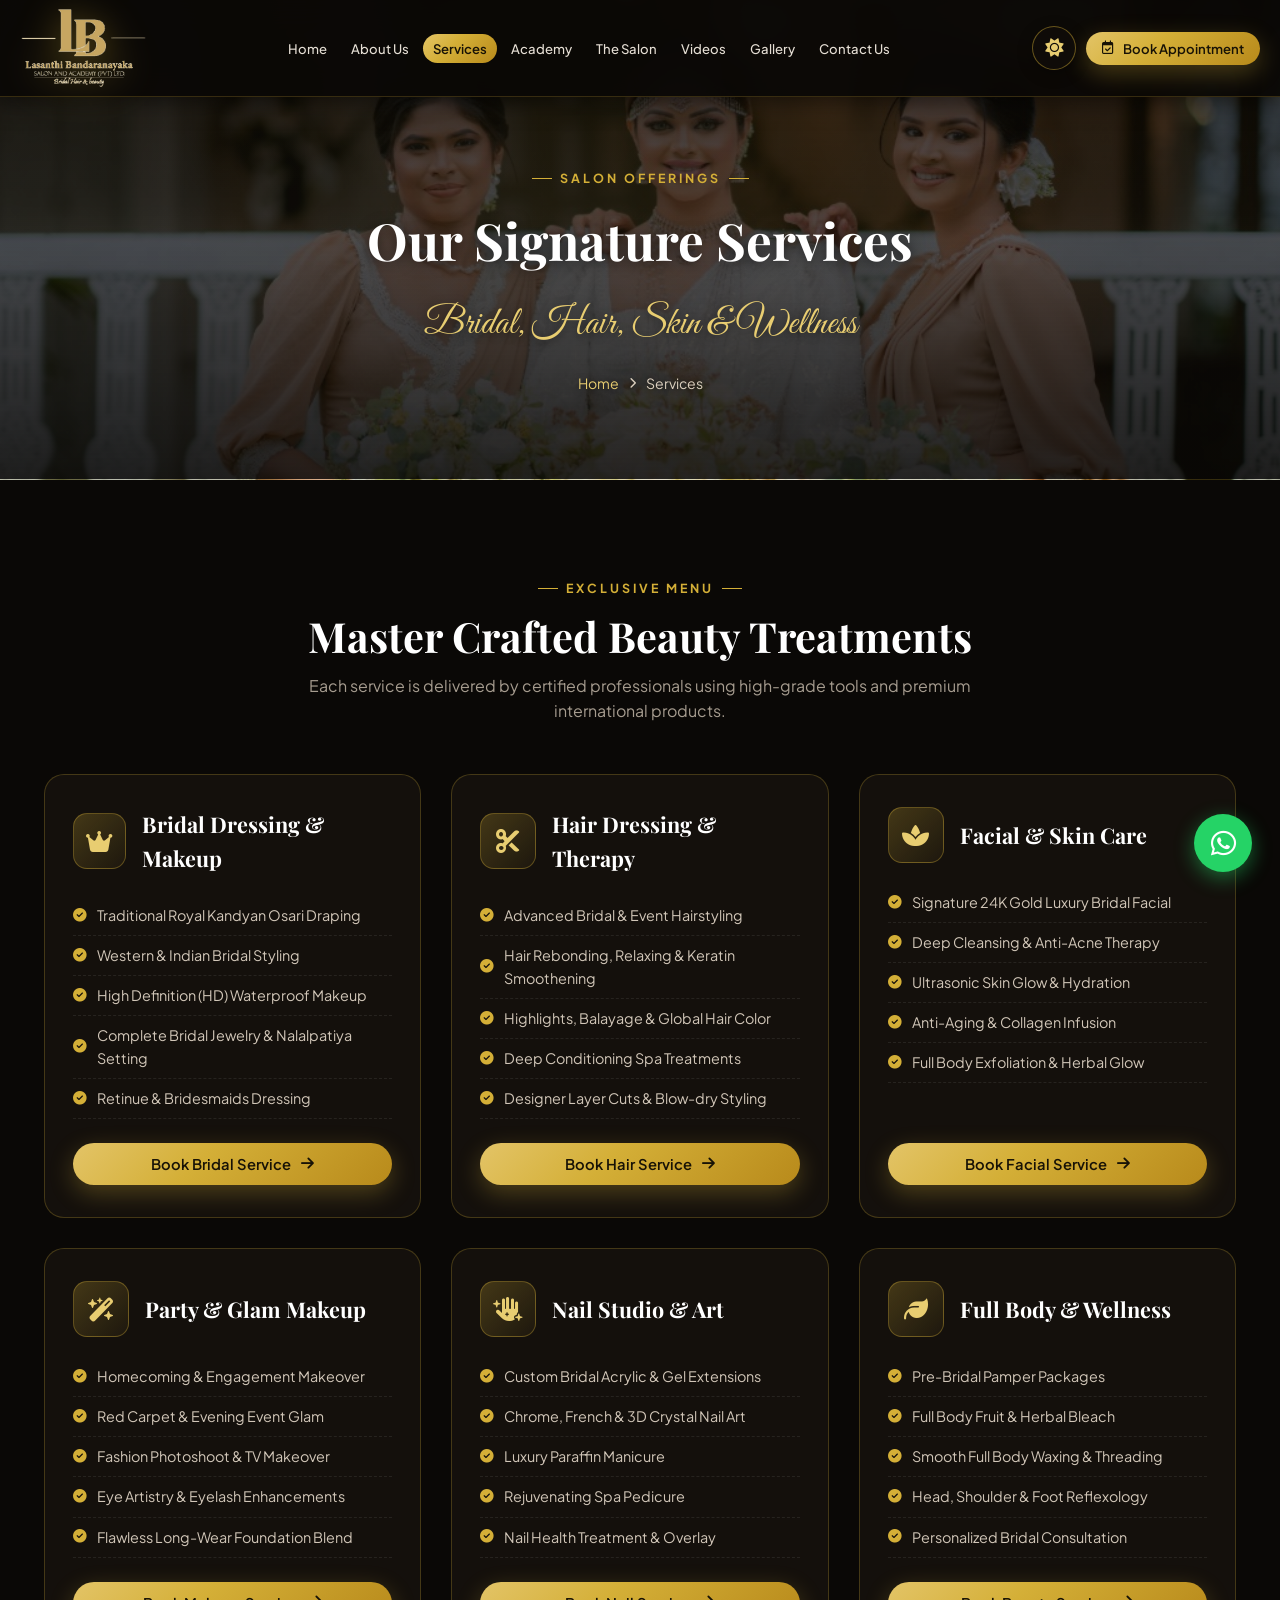
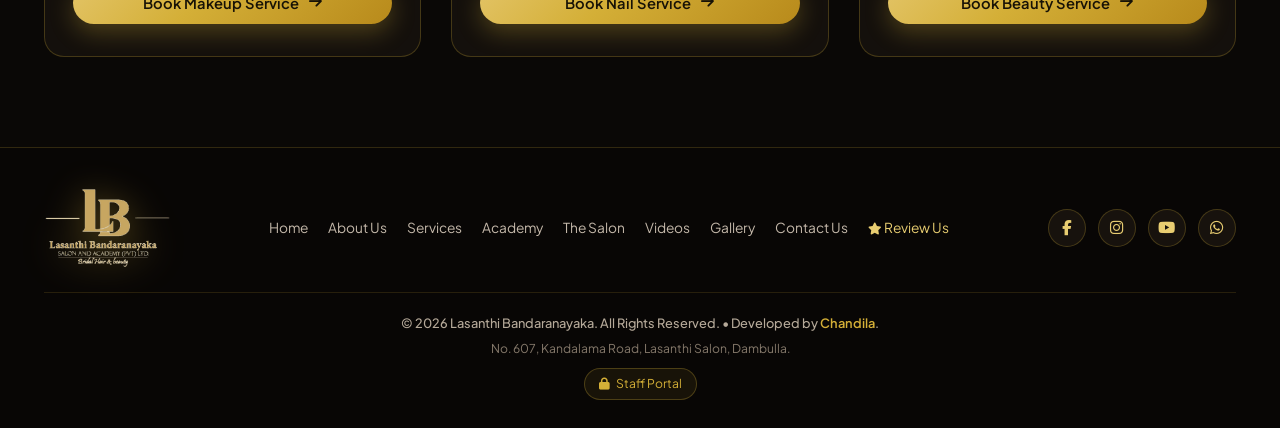
<file: services.html>
<!DOCTYPE html>
<html lang="en">
<head>
  <meta charset="UTF-8">
  <meta name="viewport" content="width=device-width, initial-scale=1.0">
  <title>Our Services | Lasanthi Bandaranayaka Salon & Academy Dambulla</title>
  <meta name="description" content="Explore our complete menu of bridal dressing packages, hair styling, skin therapies, nails, and professional salon treatments at Lasanthi Salon in Dambulla.">
  <link rel="icon" type="image/svg+xml" href="data:image/svg+xml,<svg xmlns='http://www.w3.org/2000/svg' viewBox='0 0 100 100'><circle cx='50' cy='50' r='45' fill='%23120e09' stroke='%23d4af37' stroke-width='4'/><text x='50%' y='58%' font-family='serif' font-size='42' font-weight='bold' fill='%23d4af37' text-anchor='middle'>LB</text></svg>">
  <link rel="preconnect" href="https://fonts.googleapis.com">
  <link rel="preconnect" href="https://fonts.gstatic.com" crossorigin>
  <link href="https://fonts.googleapis.com/css2?family=Cinzel:wght@500;600;700;800&family=Great+Vibes&family=Playfair+Display:ital,wght@0,400;0,600;0,700;1,400;1,600&family=Plus+Jakarta+Sans:wght@300;400;500;600;700&display=swap" rel="stylesheet">
  <link rel="stylesheet" href="https://cdnjs.cloudflare.com/ajax/libs/font-awesome/6.5.1/css/all.min.css">
  <link rel="stylesheet" href="assets/css/style.css">
  <script>
    (function() {
      var t = localStorage.getItem('theme') || 'dark';
      document.documentElement.setAttribute('data-theme', t);
    })();
  </script>
  <script>
    (function () {
      const savedTheme = localStorage.getItem('lasanthi_theme') || 'dark';
      document.documentElement.setAttribute('data-theme', savedTheme);
    })();
  </script>
</head>
<body>

  <!-- Header -->
  <header class="site-header">
    <div class="container nav-wrapper">
      <a href="index.html" class="brand-logo">
        <img src="assets/images/logo_transparent.png" alt="Lasanthi Bandaranayaka Salon and Academy (Pvt) Ltd" class="site-logo-img">
      </a>

      <nav>
        <ul class="nav-menu">
          <li><a href="index.html" class="nav-link">Home</a></li>
          <li><a href="about.html" class="nav-link">About Us</a></li>
          <li><a href="services.html" class="nav-link active">Services</a></li>
          <li><a href="academy.html" class="nav-link">Academy</a></li>
          <li><a href="salon.html" class="nav-link">The Salon</a></li>
          <li><a href="videos.html" class="nav-link">Videos</a></li>
          <li><a href="gallery.html" class="nav-link">Gallery</a></li>
          <li><a href="contact.html" class="nav-link">Contact Us</a></li>
        </ul>
      </nav>

      <div class="header-action">
        <button class="theme-toggle-btn" id="theme-toggle" aria-label="Toggle theme" title="Switch Theme">
          <i class="fa-solid fa-sun theme-icon-sun"></i>
          <i class="fa-solid fa-moon theme-icon-moon"></i>
        </button>
        <button class="btn-gold" data-open-modal="booking">
          <i class="fa-regular fa-calendar-check"></i>
          <span>Book Appointment</span>
        </button>
        <button class="mobile-toggle" aria-label="Toggle navigation">
          <i class="fa-solid fa-bars"></i>
        </button>
      </div>
    </div>
  </header>

  <!-- Banner -->
  <section class="page-banner banner-services">
    <div class="container">
      <span class="tag-label">Salon Offerings</span>
      <h1 class="page-banner-title">Our Signature Services</h1>
      <div class="page-banner-sub">Bridal, Hair, Skin & Wellness</div>
      <div class="breadcrumb-nav">
        <a href="index.html">Home</a>
        <i class="fa-solid fa-chevron-right" style="font-size: 0.7rem;"></i>
        <span>Services</span>
      </div>
    </div>
  </section>

  <!-- Services Grid -->
  <section class="inner-page-section">
    <div class="container">
      <div class="section-header-center">
        <span class="tag-label">Exclusive Menu</span>
        <h2 class="section-heading">Master Crafted Beauty Treatments</h2>
        <p class="section-subtext">Each service is delivered by certified professionals using high-grade tools and premium international products.</p>
      </div>

      <div class="services-catalog-grid">
        <!-- 1. Bridal Makeup -->
        <div class="service-detail-card">
          <div class="service-card-head">
            <div class="service-card-icon"><i class="fa-solid fa-crown"></i></div>
            <h3 class="service-card-name">Bridal Dressing & Makeup</h3>
          </div>
          <ul class="service-features-list">
            <li><i class="fa-solid fa-circle-check"></i> Traditional Royal Kandyan Osari Draping</li>
            <li><i class="fa-solid fa-circle-check"></i> Western & Indian Bridal Styling</li>
            <li><i class="fa-solid fa-circle-check"></i> High Definition (HD) Waterproof Makeup</li>
            <li><i class="fa-solid fa-circle-check"></i> Complete Bridal Jewelry & Nalalpatiya Setting</li>
            <li><i class="fa-solid fa-circle-check"></i> Retinue & Bridesmaids Dressing</li>
          </ul>
          <button class="btn-gold" data-open-modal="booking" data-service="Bridal Makeup" style="width: 100%;">
            <span>Book Bridal Service</span>
            <i class="fa-solid fa-arrow-right"></i>
          </button>
        </div>

        <!-- 2. Hair Styling -->
        <div class="service-detail-card">
          <div class="service-card-head">
            <div class="service-card-icon"><i class="fa-solid fa-scissors"></i></div>
            <h3 class="service-card-name">Hair Dressing & Therapy</h3>
          </div>
          <ul class="service-features-list">
            <li><i class="fa-solid fa-circle-check"></i> Advanced Bridal & Event Hairstyling</li>
            <li><i class="fa-solid fa-circle-check"></i> Hair Rebonding, Relaxing & Keratin Smoothening</li>
            <li><i class="fa-solid fa-circle-check"></i> Highlights, Balayage & Global Hair Color</li>
            <li><i class="fa-solid fa-circle-check"></i> Deep Conditioning Spa Treatments</li>
            <li><i class="fa-solid fa-circle-check"></i> Designer Layer Cuts & Blow-dry Styling</li>
          </ul>
          <button class="btn-gold" data-open-modal="booking" data-service="Hair Styling" style="width: 100%;">
            <span>Book Hair Service</span>
            <i class="fa-solid fa-arrow-right"></i>
          </button>
        </div>

        <!-- 3. Facial & Skin Care -->
        <div class="service-detail-card">
          <div class="service-card-head">
            <div class="service-card-icon"><i class="fa-solid fa-spa"></i></div>
            <h3 class="service-card-name">Facial & Skin Care</h3>
          </div>
          <ul class="service-features-list">
            <li><i class="fa-solid fa-circle-check"></i> Signature 24K Gold Luxury Bridal Facial</li>
            <li><i class="fa-solid fa-circle-check"></i> Deep Cleansing & Anti-Acne Therapy</li>
            <li><i class="fa-solid fa-circle-check"></i> Ultrasonic Skin Glow & Hydration</li>
            <li><i class="fa-solid fa-circle-check"></i> Anti-Aging & Collagen Infusion</li>
            <li><i class="fa-solid fa-circle-check"></i> Full Body Exfoliation & Herbal Glow</li>
          </ul>
          <button class="btn-gold" data-open-modal="booking" data-service="Facial & Skin Care" style="width: 100%;">
            <span>Book Facial Service</span>
            <i class="fa-solid fa-arrow-right"></i>
          </button>
        </div>

        <!-- 4. Makeup Services -->
        <div class="service-detail-card">
          <div class="service-card-head">
            <div class="service-card-icon"><i class="fa-solid fa-wand-magic-sparkles"></i></div>
            <h3 class="service-card-name">Party & Glam Makeup</h3>
          </div>
          <ul class="service-features-list">
            <li><i class="fa-solid fa-circle-check"></i> Homecoming & Engagement Makeover</li>
            <li><i class="fa-solid fa-circle-check"></i> Red Carpet & Evening Event Glam</li>
            <li><i class="fa-solid fa-circle-check"></i> Fashion Photoshoot & TV Makeover</li>
            <li><i class="fa-solid fa-circle-check"></i> Eye Artistry & Eyelash Enhancements</li>
            <li><i class="fa-solid fa-circle-check"></i> Flawless Long-Wear Foundation Blend</li>
          </ul>
          <button class="btn-gold" data-open-modal="booking" data-service="Makeup Services" style="width: 100%;">
            <span>Book Makeup Service</span>
            <i class="fa-solid fa-arrow-right"></i>
          </button>
        </div>

        <!-- 5. Nail Studio -->
        <div class="service-detail-card">
          <div class="service-card-head">
            <div class="service-card-icon"><i class="fa-solid fa-hand-sparkles"></i></div>
            <h3 class="service-card-name">Nail Studio & Art</h3>
          </div>
          <ul class="service-features-list">
            <li><i class="fa-solid fa-circle-check"></i> Custom Bridal Acrylic & Gel Extensions</li>
            <li><i class="fa-solid fa-circle-check"></i> Chrome, French & 3D Crystal Nail Art</li>
            <li><i class="fa-solid fa-circle-check"></i> Luxury Paraffin Manicure</li>
            <li><i class="fa-solid fa-circle-check"></i> Rejuvenating Spa Pedicure</li>
            <li><i class="fa-solid fa-circle-check"></i> Nail Health Treatment & Overlay</li>
          </ul>
          <button class="btn-gold" data-open-modal="booking" data-service="Nail Care" style="width: 100%;">
            <span>Book Nail Service</span>
            <i class="fa-solid fa-arrow-right"></i>
          </button>
        </div>

        <!-- 6. Beauty Treatments -->
        <div class="service-detail-card">
          <div class="service-card-head">
            <div class="service-card-icon"><i class="fa-solid fa-leaf"></i></div>
            <h3 class="service-card-name">Full Body & Wellness</h3>
          </div>
          <ul class="service-features-list">
            <li><i class="fa-solid fa-circle-check"></i> Pre-Bridal Pamper Packages</li>
            <li><i class="fa-solid fa-circle-check"></i> Full Body Fruit & Herbal Bleach</li>
            <li><i class="fa-solid fa-circle-check"></i> Smooth Full Body Waxing & Threading</li>
            <li><i class="fa-solid fa-circle-check"></i> Head, Shoulder & Foot Reflexology</li>
            <li><i class="fa-solid fa-circle-check"></i> Personalized Bridal Consultation</li>
          </ul>
          <button class="btn-gold" data-open-modal="booking" data-service="Beauty Treatments" style="width: 100%;">
            <span>Book Beauty Service</span>
            <i class="fa-solid fa-arrow-right"></i>
          </button>
        </div>
      </div>
    </div>
  </section>

  <!-- Footer -->
  <footer class="site-footer">
    <div class="container">
      <div class="footer-row">
        <a href="index.html" class="brand-logo">
          <img src="assets/images/logo_transparent.png" alt="Lasanthi Bandaranayaka Salon and Academy (Pvt) Ltd" class="site-logo-img">
        </a>

        <ul class="footer-nav">
          <li><a href="index.html">Home</a></li>
          <li><a href="about.html">About Us</a></li>
          <li><a href="services.html">Services</a></li>
          <li><a href="academy.html">Academy</a></li>
          <li><a href="salon.html">The Salon</a></li>
          <li><a href="videos.html">Videos</a></li>
          <li><a href="gallery.html">Gallery</a></li>
          <li><a href="contact.html">Contact Us</a></li>
          <li><a href="feedback.php" style="color: var(--color-gold-300);"><i class="fa-solid fa-star"
                style="font-size: 0.75rem;"></i> Review Us</a></li>
        </ul>

        <div class="social-links">
          <a href="https://facebook.com" target="_blank" rel="noopener" class="social-icon" aria-label="Facebook"><i class="fa-brands fa-facebook-f"></i></a>
          <a href="https://instagram.com" target="_blank" rel="noopener" class="social-icon" aria-label="Instagram"><i class="fa-brands fa-instagram"></i></a>
          <a href="https://youtube.com" target="_blank" rel="noopener" class="social-icon" aria-label="YouTube"><i class="fa-brands fa-youtube"></i></a>
          <a href="https://wa.me/94777958184" target="_blank" rel="noopener" class="social-icon" aria-label="WhatsApp"><i class="fa-brands fa-whatsapp"></i></a>
        </div>
      </div>

      <div class="footer-bottom-copy">
        <div class="footer-copy-text">&copy; 2026 Lasanthi Bandaranayaka. All Rights Reserved. &bull; Developed by <a href="https://www.facebook.com/chandilagroups/" target="_blank" rel="noopener" class="footer-dev-link">Chandila</a>.</div>
        <div class="footer-address-text">No. 607, Kandalama Road, Lasanthi Salon, Dambulla.</div>
        <div class="footer-staff-wrap">
          <a href="admin/login.php" class="footer-staff-link"><i class="fa-solid fa-lock"></i> Staff Portal</a>
        </div>
      </div>
    </div>
  </footer>

  <!-- Booking Modal -->
  <div class="modal-backdrop" id="appointment-modal">
    <div class="modal-content-card">
      <button class="modal-close-btn" aria-label="Close modal"><i class="fa-solid fa-xmark"></i></button>
      <div class="modal-header-wrap">
        <span class="tag-label">Reservation</span>
        <h2 class="modal-title">Book an Appointment</h2>
        <p class="modal-subtitle">Connect with Lasanthi Salon Dambulla directly via WhatsApp</p>
      </div>

      <form id="booking-form">
        <div class="form-group">
          <label class="form-label" for="booking-name">Your Full Name</label>
          <input type="text" id="booking-name" class="form-control" placeholder="e.g. Nimali Perera" required>
        </div>

        <div class="form-group">
          <label class="form-label" for="booking-phone">Contact Number</label>
          <input type="tel" id="booking-phone" class="form-control" placeholder="e.g. 077 123 4567" required>
        </div>

        <div class="form-group">
          <label class="form-label" for="booking-service">Service or Course</label>
          <select id="booking-service" class="form-control" required>
            <option value="Bridal Makeup">Bridal Makeup & Saree Draping (Kandyan / Western)</option>
            <option value="Hair Styling">Hair Styling & Treatment</option>
            <option value="Facial & Skin Care">Facial & Skin Care Therapy</option>
            <option value="Makeup Services">Party / Event Makeup</option>
            <option value="Nail Care">Nail Art & Manicure</option>
            <option value="Beauty Treatments">Full Body Beauty Treatment</option>
            <option value="Academy Enrollment">Beauty Academy Diploma / Course</option>
          </select>
        </div>

        <div class="form-group">
          <label class="form-label" for="booking-date">Preferred Date</label>
          <input type="date" id="booking-date" class="form-control">
        </div>

        <div class="form-group">
          <label class="form-label" for="booking-notes">Special Requests / Questions</label>
          <textarea id="booking-notes" class="form-control" rows="3" placeholder="Tell us about your wedding date, event, or inquiry..."></textarea>
        </div>

        <button type="submit" class="btn-gold" style="width: 100%; padding: 14px; font-size: 1rem; border-radius: var(--radius-md);">
          <i class="fa-brands fa-whatsapp" style="font-size: 1.2rem;"></i>
          <span>Send Booking Request via WhatsApp</span>
        </button>
      </form>
    </div>
  </div>

  <a href="https://wa.me/94777958184?text=Hello%20Lasanthi%20Salon%20%26%20Academy%2C%20I%20would%20like%20to%20inquire%20about%20your%20services" class="floating-wa-btn" target="_blank" rel="noopener" aria-label="Chat on WhatsApp">
    <i class="fa-brands fa-whatsapp"></i>
  </a>

  <script src="assets/js/main.js"></script>
</body>
</html>
</file>
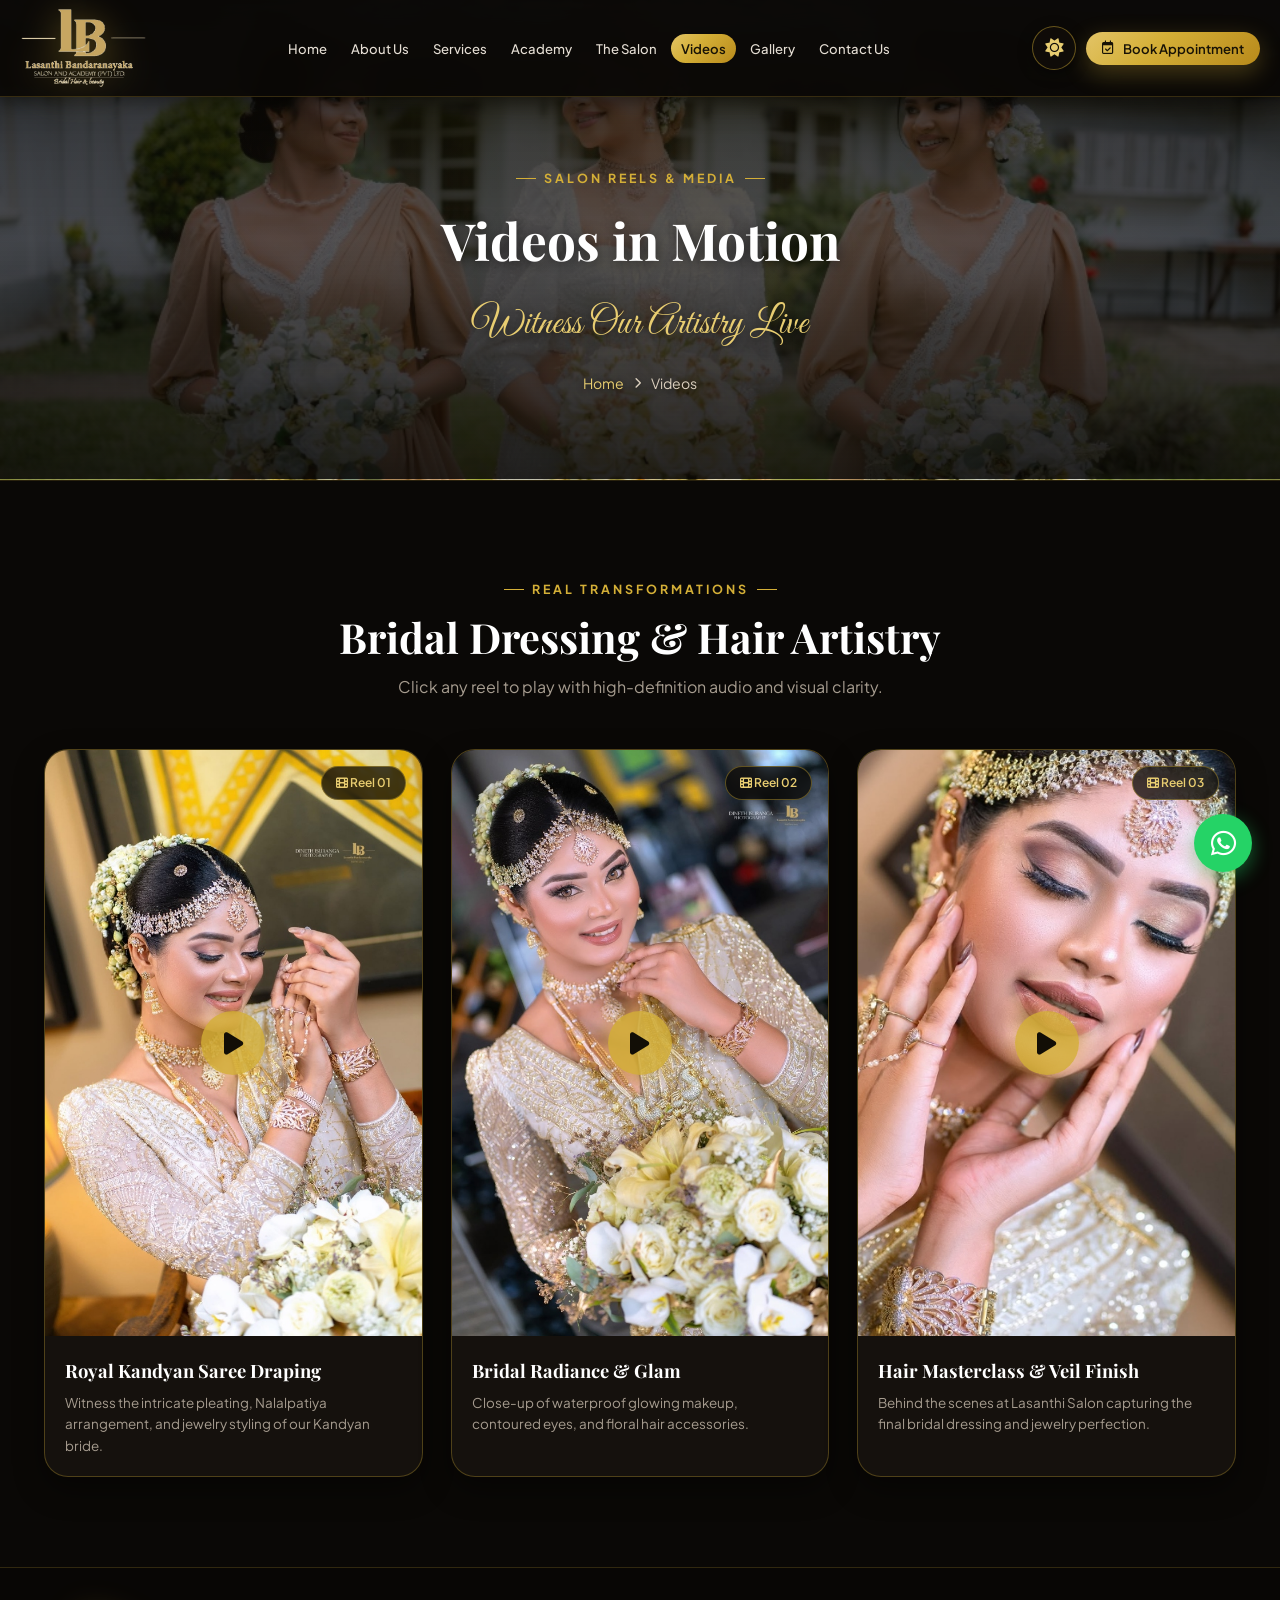
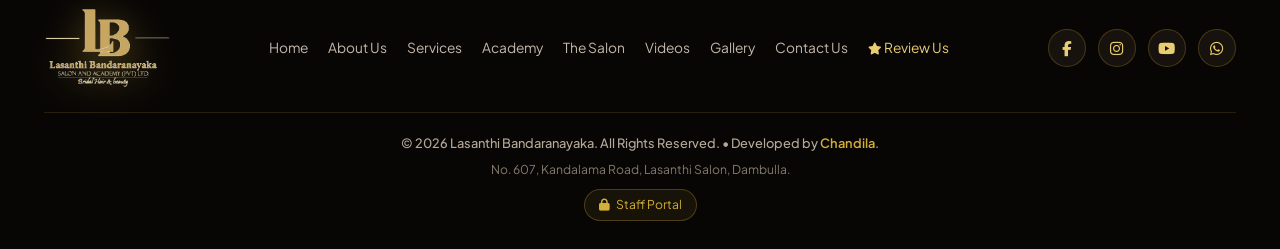
<file: videos.html>
<!DOCTYPE html>
<html lang="en">
<head>
  <meta charset="UTF-8">
  <meta name="viewport" content="width=device-width, initial-scale=1.0">
  <title>Video Showcase | Lasanthi Bandaranayaka Salon & Academy Dambulla</title>
  <meta name="description" content="Watch live video reels of bridal dressing, saree draping, makeup transformations, and hair artistry by Lasanthi Bandaranayaka Salon in Dambulla.">
  <link rel="icon" type="image/svg+xml" href="data:image/svg+xml,<svg xmlns='http://www.w3.org/2000/svg' viewBox='0 0 100 100'><circle cx='50' cy='50' r='45' fill='%23120e09' stroke='%23d4af37' stroke-width='4'/><text x='50%' y='58%' font-family='serif' font-size='42' font-weight='bold' fill='%23d4af37' text-anchor='middle'>LB</text></svg>">
  <link rel="preconnect" href="https://fonts.googleapis.com">
  <link rel="preconnect" href="https://fonts.gstatic.com" crossorigin>
  <link href="https://fonts.googleapis.com/css2?family=Cinzel:wght@500;600;700;800&family=Great+Vibes&family=Playfair+Display:ital,wght@0,400;0,600;0,700;1,400;1,600&family=Plus+Jakarta+Sans:wght@300;400;500;600;700&display=swap" rel="stylesheet">
  <link rel="stylesheet" href="https://cdnjs.cloudflare.com/ajax/libs/font-awesome/6.5.1/css/all.min.css">
  <link rel="stylesheet" href="assets/css/style.css">
  <script>
    (function() {
      var t = localStorage.getItem('theme') || 'dark';
      document.documentElement.setAttribute('data-theme', t);
    })();
  </script>
  <script>
    (function () {
      const savedTheme = localStorage.getItem('lasanthi_theme') || 'dark';
      document.documentElement.setAttribute('data-theme', savedTheme);
    })();
  </script>
</head>
<body>

  <!-- Header -->
  <header class="site-header">
    <div class="container nav-wrapper">
      <a href="index.html" class="brand-logo">
        <img src="assets/images/logo_transparent.png" alt="Lasanthi Bandaranayaka Salon and Academy (Pvt) Ltd" class="site-logo-img">
      </a>

      <nav>
        <ul class="nav-menu">
          <li><a href="index.html" class="nav-link">Home</a></li>
          <li><a href="about.html" class="nav-link">About Us</a></li>
          <li><a href="services.html" class="nav-link">Services</a></li>
          <li><a href="academy.html" class="nav-link">Academy</a></li>
          <li><a href="salon.html" class="nav-link">The Salon</a></li>
          <li><a href="videos.html" class="nav-link active">Videos</a></li>
          <li><a href="gallery.html" class="nav-link">Gallery</a></li>
          <li><a href="contact.html" class="nav-link">Contact Us</a></li>
        </ul>
      </nav>

      <div class="header-action">
        <button class="theme-toggle-btn" id="theme-toggle" aria-label="Toggle theme" title="Switch Theme">
          <i class="fa-solid fa-sun theme-icon-sun"></i>
          <i class="fa-solid fa-moon theme-icon-moon"></i>
        </button>
        <button class="btn-gold" data-open-modal="booking">
          <i class="fa-regular fa-calendar-check"></i>
          <span>Book Appointment</span>
        </button>
        <button class="mobile-toggle" aria-label="Toggle navigation">
          <i class="fa-solid fa-bars"></i>
        </button>
      </div>
    </div>
  </header>

  <!-- Banner -->
  <section class="page-banner banner-videos">
    <div class="container">
      <span class="tag-label">Salon Reels & Media</span>
      <h1 class="page-banner-title">Videos in Motion</h1>
      <div class="page-banner-sub">Witness Our Artistry Live</div>
      <div class="breadcrumb-nav">
        <a href="index.html">Home</a>
        <i class="fa-solid fa-chevron-right" style="font-size: 0.7rem;"></i>
        <span>Videos</span>
      </div>
    </div>
  </section>

  <!-- Video Section -->
  <section class="videos-section" style="padding: 90px 0;">
    <div class="container">
      <div class="section-header-center">
        <span class="tag-label">Real Transformations</span>
        <h2 class="section-heading">Bridal Dressing & Hair Artistry</h2>
        <p class="section-subtext">Click any reel to play with high-definition audio and visual clarity.</p>
      </div>

      <div class="videos-grid" id="all-videos-grid">
        <!-- Video 1 -->
        <div class="video-card">
          <div class="video-wrapper">
            <span class="video-badge"><i class="fa-solid fa-film"></i> Reel 01</span>
            <video src="assets/videos/bridal_reel_1.mp4" playsinline loop preload="metadata" poster="assets/images/bridal_1.jpg"></video>
            <button class="video-play-btn" aria-label="Play video"><i class="fa-solid fa-play"></i></button>
          </div>
          <div class="video-info">
            <h3 class="video-title">Royal Kandyan Saree Draping</h3>
            <p class="video-sub">Witness the intricate pleating, Nalalpatiya arrangement, and jewelry styling of our Kandyan bride.</p>
          </div>
        </div>

        <!-- Video 2 -->
        <div class="video-card">
          <div class="video-wrapper">
            <span class="video-badge"><i class="fa-solid fa-film"></i> Reel 02</span>
            <video src="assets/videos/bridal_reel_2.mp4" playsinline loop preload="metadata" poster="assets/images/bridal_2.jpg"></video>
            <button class="video-play-btn" aria-label="Play video"><i class="fa-solid fa-play"></i></button>
          </div>
          <div class="video-info">
            <h3 class="video-title">Bridal Radiance & Glam</h3>
            <p class="video-sub">Close-up of waterproof glowing makeup, contoured eyes, and floral hair accessories.</p>
          </div>
        </div>

        <!-- Video 3 -->
        <div class="video-card">
          <div class="video-wrapper">
            <span class="video-badge"><i class="fa-solid fa-film"></i> Reel 03</span>
            <video src="assets/videos/bridal_reel_3.mp4" playsinline loop preload="metadata" poster="assets/images/bridal_3.jpg"></video>
            <button class="video-play-btn" aria-label="Play video"><i class="fa-solid fa-play"></i></button>
          </div>
          <div class="video-info">
            <h3 class="video-title">Hair Masterclass & Veil Finish</h3>
            <p class="video-sub">Behind the scenes at Lasanthi Salon capturing the final bridal dressing and jewelry perfection.</p>
          </div>
        </div>
      </div>
    </div>
  </section>

  <!-- Footer -->
  <footer class="site-footer">
    <div class="container">
      <div class="footer-row">
        <a href="index.html" class="brand-logo">
          <img src="assets/images/logo_transparent.png" alt="Lasanthi Bandaranayaka Salon and Academy (Pvt) Ltd" class="site-logo-img">
        </a>

        <ul class="footer-nav">
          <li><a href="index.html">Home</a></li>
          <li><a href="about.html">About Us</a></li>
          <li><a href="services.html">Services</a></li>
          <li><a href="academy.html">Academy</a></li>
          <li><a href="salon.html">The Salon</a></li>
          <li><a href="videos.html">Videos</a></li>
          <li><a href="gallery.html">Gallery</a></li>
          <li><a href="contact.html">Contact Us</a></li>
          <li><a href="feedback.php" style="color: var(--color-gold-300);"><i class="fa-solid fa-star"
                style="font-size: 0.75rem;"></i> Review Us</a></li>
        </ul>

        <div class="social-links">
          <a href="https://facebook.com" target="_blank" rel="noopener" class="social-icon" aria-label="Facebook"><i class="fa-brands fa-facebook-f"></i></a>
          <a href="https://instagram.com" target="_blank" rel="noopener" class="social-icon" aria-label="Instagram"><i class="fa-brands fa-instagram"></i></a>
          <a href="https://youtube.com" target="_blank" rel="noopener" class="social-icon" aria-label="YouTube"><i class="fa-brands fa-youtube"></i></a>
          <a href="https://wa.me/94777958184" target="_blank" rel="noopener" class="social-icon" aria-label="WhatsApp"><i class="fa-brands fa-whatsapp"></i></a>
        </div>
      </div>

      <div class="footer-bottom-copy">
        <div class="footer-copy-text">&copy; 2026 Lasanthi Bandaranayaka. All Rights Reserved. &bull; Developed by <a href="https://www.facebook.com/chandilagroups/" target="_blank" rel="noopener" class="footer-dev-link">Chandila</a>.</div>
        <div class="footer-address-text">No. 607, Kandalama Road, Lasanthi Salon, Dambulla.</div>
        <div class="footer-staff-wrap">
          <a href="admin/login.php" class="footer-staff-link"><i class="fa-solid fa-lock"></i> Staff Portal</a>
        </div>
      </div>
    </div>
  </footer>

  <!-- Booking Modal -->
  <div class="modal-backdrop" id="appointment-modal">
    <div class="modal-content-card">
      <button class="modal-close-btn" aria-label="Close modal"><i class="fa-solid fa-xmark"></i></button>
      <div class="modal-header-wrap">
        <span class="tag-label">Reservation</span>
        <h2 class="modal-title">Book an Appointment</h2>
        <p class="modal-subtitle">Connect with Lasanthi Salon Dambulla directly via WhatsApp</p>
      </div>

      <form id="booking-form">
        <div class="form-group">
          <label class="form-label" for="booking-name">Your Full Name</label>
          <input type="text" id="booking-name" class="form-control" placeholder="e.g. Nimali Perera" required>
        </div>

        <div class="form-group">
          <label class="form-label" for="booking-phone">Contact Number</label>
          <input type="tel" id="booking-phone" class="form-control" placeholder="e.g. 077 123 4567" required>
        </div>

        <div class="form-group">
          <label class="form-label" for="booking-service">Service or Course</label>
          <select id="booking-service" class="form-control" required>
            <option value="Bridal Makeup">Bridal Makeup & Saree Draping (Kandyan / Western)</option>
            <option value="Hair Styling">Hair Styling & Treatment</option>
            <option value="Facial & Skin Care">Facial & Skin Care Therapy</option>
            <option value="Makeup Services">Party / Event Makeup</option>
            <option value="Nail Care">Nail Art & Manicure</option>
            <option value="Beauty Treatments">Full Body Beauty Treatment</option>
            <option value="Academy Enrollment">Beauty Academy Diploma / Course</option>
          </select>
        </div>

        <div class="form-group">
          <label class="form-label" for="booking-date">Preferred Date</label>
          <input type="date" id="booking-date" class="form-control">
        </div>

        <div class="form-group">
          <label class="form-label" for="booking-notes">Special Requests / Questions</label>
          <textarea id="booking-notes" class="form-control" rows="3" placeholder="Tell us about your wedding date, event, or inquiry..."></textarea>
        </div>

        <button type="submit" class="btn-gold" style="width: 100%; padding: 14px; font-size: 1rem; border-radius: var(--radius-md);">
          <i class="fa-brands fa-whatsapp" style="font-size: 1.2rem;"></i>
          <span>Send Booking Request via WhatsApp</span>
        </button>
      </form>
    </div>
  </div>

  <a href="https://wa.me/94777958184?text=Hello%20Lasanthi%20Salon%20%26%20Academy%2C%20I%20would%20like%20to%20inquire%20about%20your%20services" class="floating-wa-btn" target="_blank" rel="noopener" aria-label="Chat on WhatsApp">
    <i class="fa-brands fa-whatsapp"></i>
  </a>

  <script src="assets/js/main.js"></script>
</body>
</html>
</file>
<file: assets/css/style.css>
/* ==========================================================================
   LASANTHI BANDARANAYAKA SALON & ACADEMY (PVT) LTD
   Bridal Hair & Beauty - Official Luxury Stylesheet
   ========================================================================== */

:root {
  --color-bg-dark: #0a0806;
  --color-bg-dark-card: #13100d;
  --color-bg-dark-surface: #181410;
  --color-bg-light: #faf7f2;
  --color-bg-light-alt: #f3ece1;
  --color-cream: #fffaf0;

  --color-gold-100: #fbf5df;
  --color-gold-200: #f5e4a8;
  --color-gold-300: #e8cd71;
  --color-gold-400: #d4af37;
  --color-gold-500: #c29d28;
  --color-gold-600: #a58117;
  --color-gold-700: #7c5f0e;

  --gold-gradient: linear-gradient(135deg, #e3c467 0%, #d4af37 40%, #b88a1b 100%);
  --gold-gradient-hover: linear-gradient(135deg, #f7dc88 0%, #e2be4b 40%, #c89824 100%);
  --gold-gradient-soft: linear-gradient(135deg, rgba(212, 175, 55, 0.25) 0%, rgba(212, 175, 55, 0.05) 100%);
  --dark-gradient: linear-gradient(180deg, #0a0806 0%, #15110d 100%);

  --text-light: #f7f2ea;
  --text-muted: #a69c8f;
  --text-dark: #1b1714;
  --text-dark-muted: #6b6359;

  --font-serif: 'Playfair Display', Georgia, serif;
  --font-title: 'Cinzel', serif;
  --font-script: 'Great Vibes', cursive;
  --font-body: 'Plus Jakarta Sans', system-ui, -apple-system, sans-serif;

  --shadow-sm: 0 4px 12px rgba(0, 0, 0, 0.08);
  --shadow-md: 0 8px 24px rgba(0, 0, 0, 0.12);
  --shadow-lg: 0 16px 40px rgba(0, 0, 0, 0.2);
  --shadow-gold: 0 8px 25px rgba(212, 175, 55, 0.3);
  --shadow-gold-lg: 0 14px 45px rgba(212, 175, 55, 0.45);

  --radius-sm: 8px;
  --radius-md: 16px;
  --radius-lg: 24px;
  --radius-full: 9999px;

  --transition: all 0.35s cubic-bezier(0.2, 0.8, 0.2, 1);
}

*,
*::before,
*::after {
  box-sizing: border-box;
  margin: 0;
  padding: 0;
}

html {
  scroll-behavior: smooth;
  font-size: 16px;
}

body {
  font-family: var(--font-body);
  color: var(--text-light);
  background-color: var(--color-bg-dark);
  line-height: 1.6;
  overflow-x: hidden;
  -webkit-font-smoothing: antialiased;
}

a {
  color: inherit;
  text-decoration: none;
  transition: var(--transition);
}

img,
video {
  max-width: 100%;
  display: block;
}

button {
  font-family: inherit;
  border: none;
  background: none;
  cursor: pointer;
  outline: none;
  transition: var(--transition);
}

.container {
  width: 100%;
  max-width: 1240px;
  margin: 0 auto;
  padding: 0 24px;
}

/* ==========================================================================
   Typography & Utilities
   ========================================================================== */
.font-script {
  font-family: var(--font-script);
}

.font-serif {
  font-family: var(--font-serif);
}

.font-title {
  font-family: var(--font-title);
}

.text-gold {
  color: var(--color-gold-400);
}

.text-gradient-gold {
  background: var(--gold-gradient);
  -webkit-background-clip: text;
  -webkit-text-fill-color: transparent;
  display: inline-block;
}

.tag-label {
  display: inline-flex;
  align-items: center;
  gap: 8px;
  font-size: 0.78rem;
  letter-spacing: 3px;
  text-transform: uppercase;
  font-weight: 700;
  color: var(--color-gold-400);
  margin-bottom: 12px;
}

.tag-label::before,
.tag-label::after {
  content: '';
  display: inline-block;
  width: 20px;
  height: 1px;
  background-color: var(--color-gold-400);
}

.btn-gold {
  display: inline-flex;
  align-items: center;
  justify-content: center;
  gap: 10px;
  background: var(--gold-gradient);
  color: #171206;
  font-weight: 600;
  font-size: 0.92rem;
  padding: 12px 28px;
  border-radius: var(--radius-full);
  box-shadow: var(--shadow-gold);
  transition: var(--transition);
  cursor: pointer;
}

.btn-gold:hover {
  transform: translateY(-2px);
  box-shadow: var(--shadow-gold-lg);
  background: var(--gold-gradient-hover);
}

.btn-outline-gold {
  display: inline-flex;
  align-items: center;
  justify-content: center;
  gap: 10px;
  border: 1.5px solid var(--color-gold-400);
  color: var(--color-gold-200);
  font-weight: 600;
  font-size: 0.92rem;
  padding: 12px 28px;
  border-radius: var(--radius-full);
  background: rgba(212, 175, 55, 0.05);
  backdrop-filter: blur(8px);
  transition: var(--transition);
  cursor: pointer;
}

.btn-outline-gold:hover {
  background: rgba(212, 175, 55, 0.15);
  border-color: var(--color-gold-300);
  color: #fff;
  transform: translateY(-2px);
}

/* ==========================================================================
   Header & Navigation
   ========================================================================== */
.site-header {
  position: fixed;
  top: 0;
  left: 0;
  right: 0;
  z-index: 1000;
  padding: 8px 0;
  transition: background-color 0.3s ease, border-color 0.3s ease, box-shadow 0.3s ease;
  background: rgba(10, 8, 6, 0.94);
  backdrop-filter: blur(16px);
  border-bottom: 1px solid rgba(212, 175, 55, 0.22);
  box-shadow: 0 4px 20px rgba(0, 0, 0, 0.5);
}

.site-header .container {
  max-width: 1420px;
  padding: 0 20px;
}

.site-header.scrolled {
  background: rgba(10, 8, 6, 0.98);
  backdrop-filter: blur(16px);
  padding: 8px 0;
  border-bottom: 1px solid rgba(212, 175, 55, 0.35);
  box-shadow: 0 6px 25px rgba(0, 0, 0, 0.7);
}

.nav-wrapper {
  display: flex;
  align-items: center;
  justify-content: space-between;
  gap: 12px;
  width: 100%;
  min-height: 80px;
}

.brand-logo {
  display: flex;
  align-items: center;
  gap: 14px;
  flex-shrink: 0;
}

.site-logo-img {
  height: 80px;
  width: auto;
  object-fit: contain;
  filter: drop-shadow(0 4px 18px rgba(212, 175, 55, 0.45));
  transition: opacity 0.3s ease;
}

.site-header.scrolled .site-logo-img {
  height: 80px;
}

.brand-monogram {
  display: none;
}

/* ==========================================================================
   Dynamic Swapping Hero Banner (Video & Image Slider)
   ========================================================================== */
.hero-slider-section {
  position: relative;
  width: 100%;
  height: 100vh;
  min-height: 720px;
  background-color: var(--color-bg-dark);
  overflow: hidden;
}

.hero-slide {
  position: absolute;
  inset: 0;
  opacity: 0;
  visibility: hidden;
  transition: opacity 1s cubic-bezier(0.4, 0, 0.2, 1), visibility 1s;
  z-index: 1;
}

.hero-slide.active {
  opacity: 1;
  visibility: visible;
  z-index: 2;
}

.hero-slide-media {
  position: absolute;
  inset: 0;
  width: 100%;
  height: 100%;
  overflow: hidden;
}

.hero-slide-media img,
.hero-slide-media video {
  width: 100%;
  height: 100%;
  object-fit: cover;
  transform: scale(1.05);
  transition: transform 7s ease-out;
}

.hero-slide.active .hero-slide-media img,
.hero-slide.active .hero-slide-media video {
  transform: scale(1);
}

.hero-slide-overlay {
  position: absolute;
  inset: 0;
  background: linear-gradient(90deg,
      rgba(10, 8, 6, 0.95) 0%,
      rgba(10, 8, 6, 0.75) 45%,
      rgba(10, 8, 6, 0.4) 100%);
  z-index: 2;
}

.hero-slide-content {
  position: relative;
  z-index: 3;
  height: 100%;
  display: flex;
  flex-direction: column;
  align-items: flex-start;
  justify-content: center;
  text-align: left;
  max-width: 720px;
  padding-top: 80px;
  margin-left: 0;
  margin-right: auto;
}

.hero-slide-content .tag-label {
  align-self: flex-start;
  margin-left: 0;
  animation: fadeInUp 0.8s ease backwards;
}

.hero-slide-content .hero-title {
  font-size: 3.8rem;
  line-height: 1.1;
  text-align: left;
  margin-bottom: 8px;
  animation: fadeInUp 0.8s ease 0.15s backwards;
}

.hero-slide-content .hero-script {
  font-size: 2.8rem;
  text-align: left;
  margin-bottom: 20px;
  animation: fadeInUp 0.8s ease 0.3s backwards;
}

.hero-slide-content .hero-desc {
  font-size: 1.12rem;
  color: #dfd7cc;
  line-height: 1.7;
  text-align: left;
  margin-bottom: 34px;
  margin-left: 0;
  animation: fadeInUp 0.8s ease 0.45s backwards;
}

.hero-slide-content .hero-cta-group {
  display: flex;
  align-items: center;
  justify-content: flex-start;
  gap: 18px;
  flex-wrap: wrap;
  width: 100%;
  animation: fadeInUp 0.8s ease 0.6s backwards;
}

/* Discreet Video Volume Toggle */
.hero-sound-mini-btn {
  position: absolute;
  bottom: 35px;
  right: 40px;
  z-index: 10;
  width: 48px;
  height: 48px;
  border-radius: 50%;
  background: rgba(18, 14, 10, 0.75);
  border: 1px solid rgba(212, 175, 55, 0.4);
  color: var(--color-gold-300);
  display: flex;
  align-items: center;
  justify-content: center;
  font-size: 1.1rem;
  backdrop-filter: blur(10px);
  cursor: pointer;
  transition: var(--transition);
  box-shadow: 0 4px 20px rgba(0, 0, 0, 0.5);
}

.hero-sound-mini-btn:hover {
  background: var(--color-gold-400);
  color: #110e08;
  transform: scale(1.1);
}

/* ==========================================================================
   Smooth Scroller Animations & Luxury Scroll Effects
   ========================================================================== */

/* Top Scroll Progress Indicator Bar */
.scroll-progress-bar {
  position: fixed;
  top: 0;
  left: 0;
  height: 3.5px;
  width: 0%;
  background: var(--gold-gradient);
  z-index: 9999;
  pointer-events: none;
  box-shadow: 0 0 12px rgba(212, 175, 55, 0.8), 0 0 4px rgba(212, 175, 55, 1);
  transition: width 0.1s ease-out;
}

/* Floating Back to Top Luxury Button */
.scroll-top-btn {
  position: fixed;
  bottom: 28px;
  right: 28px;
  width: 48px;
  height: 48px;
  border-radius: 50%;
  background: linear-gradient(135deg, #1f1a14 0%, #120e0a 100%);
  border: 1.5px solid rgba(212, 175, 55, 0.5);
  color: var(--color-gold-400);
  display: flex;
  align-items: center;
  justify-content: center;
  font-size: 1rem;
  cursor: pointer;
  z-index: 990;
  opacity: 0;
  visibility: hidden;
  transform: translateY(20px) scale(0.85);
  transition: all 0.4s cubic-bezier(0.16, 1, 0.3, 1);
  box-shadow: 0 8px 24px rgba(0, 0, 0, 0.4), 0 0 15px rgba(212, 175, 55, 0.2);
}

.scroll-top-btn.is-visible {
  opacity: 1;
  visibility: visible;
  transform: translateY(0) scale(1);
}

.scroll-top-btn:hover {
  background: var(--gold-gradient);
  color: #120e09;
  border-color: transparent;
  transform: translateY(-4px) scale(1.08);
  box-shadow: 0 12px 28px rgba(212, 175, 55, 0.35);
}

[data-theme="light"] .scroll-top-btn {
  background: #ffffff;
  border-color: rgba(212, 175, 55, 0.45);
  color: #8c6e26;
  box-shadow: 0 8px 24px rgba(0, 0, 0, 0.12), 0 0 12px rgba(212, 175, 55, 0.15);
}

[data-theme="light"] .scroll-top-btn:hover {
  background: var(--gold-gradient);
  color: #120e09;
}

/* Base Reveal on Scroll with Smooth Blur and Subtle Scale */
.reveal-on-scroll {
  opacity: 0;
  transform: translateY(35px) scale(0.98);
  filter: blur(4px);
  transition: opacity 0.85s cubic-bezier(0.2, 0.8, 0.2, 1),
              transform 0.85s cubic-bezier(0.2, 0.8, 0.2, 1),
              filter 0.85s cubic-bezier(0.2, 0.8, 0.2, 1);
  will-change: opacity, transform, filter;
}

.reveal-on-scroll.is-revealed {
  opacity: 1;
  transform: translateY(0) scale(1);
  filter: blur(0);
}

.reveal-on-scroll.scale-up {
  opacity: 0;
  transform: scale(0.92) translateY(25px);
  filter: blur(4px);
}

.reveal-on-scroll.scale-up.is-revealed {
  opacity: 1;
  transform: scale(1) translateY(0);
  filter: blur(0);
}

.reveal-on-scroll.slide-left {
  opacity: 0;
  transform: translateX(-45px) scale(0.97);
  filter: blur(4px);
}

.reveal-on-scroll.slide-left.is-revealed {
  opacity: 1;
  transform: translateX(0) scale(1);
  filter: blur(0);
}

.reveal-on-scroll.slide-right {
  opacity: 0;
  transform: translateX(45px) scale(0.97);
  filter: blur(4px);
}

.reveal-on-scroll.slide-right.is-revealed {
  opacity: 1;
  transform: translateX(0) scale(1);
  filter: blur(0);
}

.reveal-on-scroll.flip-up {
  opacity: 0;
  transform: perspective(1000px) rotateX(15deg) translateY(35px);
  filter: blur(4px);
}

.reveal-on-scroll.flip-up.is-revealed {
  opacity: 1;
  transform: perspective(1000px) rotateX(0deg) translateY(0);
  filter: blur(0);
}

.delay-1 {
  transition-delay: 0.12s;
}

.delay-2 {
  transition-delay: 0.22s;
}

.delay-3 {
  transition-delay: 0.32s;
}

.delay-4 {
  transition-delay: 0.42s;
}

.delay-5 {
  transition-delay: 0.52s;
}

/* Gold Accent Underline Expanding on Revealed Center Headers */
.section-header-center.reveal-on-scroll::after {
  content: '';
  display: block;
  width: 0;
  height: 2.5px;
  background: var(--gold-gradient);
  margin: 14px auto 0;
  border-radius: 2px;
  box-shadow: 0 0 10px rgba(212, 175, 55, 0.5);
  transition: width 0.9s cubic-bezier(0.16, 1, 0.3, 1) 0.3s;
}

.section-header-center.reveal-on-scroll.is-revealed::after {
  width: 60px;
}


@keyframes fadeInUp {
  from {
    opacity: 0;
    transform: translateY(30px);
  }

  to {
    opacity: 1;
    transform: translateY(0);
  }
}

/* Banner Mode Switcher & Controls */
.hero-controls-wrapper {
  position: absolute;
  bottom: 40px;
  right: 50px;
  z-index: 10;
  display: flex;
  align-items: center;
  gap: 20px;
}

.hero-mode-pills {
  display: flex;
  background: rgba(18, 14, 10, 0.8);
  border: 1px solid rgba(212, 175, 55, 0.35);
  border-radius: var(--radius-full);
  padding: 4px;
  backdrop-filter: blur(10px);
}

.mode-pill-btn {
  padding: 8px 18px;
  border-radius: var(--radius-full);
  font-size: 0.82rem;
  font-weight: 600;
  color: #c9bfb2;
  display: flex;
  align-items: center;
  gap: 8px;
  cursor: pointer;
  transition: var(--transition);
}

.mode-pill-btn.active {
  background: var(--gold-gradient);
  color: #161108;
}

.sound-toggle-btn {
  width: 44px;
  height: 44px;
  border-radius: 50%;
  background: rgba(18, 14, 10, 0.8);
  border: 1px solid rgba(212, 175, 55, 0.35);
  color: var(--color-gold-300);
  display: flex;
  align-items: center;
  justify-content: center;
  font-size: 1rem;
  backdrop-filter: blur(10px);
  cursor: pointer;
  transition: var(--transition);
}

.sound-toggle-btn:hover {
  background: var(--color-gold-400);
  color: #000;
  transform: scale(1.08);
}

.hero-arrow-nav {
  display: flex;
  align-items: center;
  gap: 10px;
}

.slider-arrow-btn {
  width: 44px;
  height: 44px;
  border-radius: 50%;
  background: rgba(18, 14, 10, 0.8);
  border: 1px solid rgba(212, 175, 55, 0.35);
  color: var(--color-gold-300);
  display: flex;
  align-items: center;
  justify-content: center;
  cursor: pointer;
  backdrop-filter: blur(10px);
  transition: var(--transition);
}

.slider-arrow-btn:hover {
  background: var(--color-gold-400);
  color: #120e06;
  border-color: var(--color-gold-400);
}

.slider-progress-counter {
  font-family: var(--font-serif);
  font-size: 1.1rem;
  color: var(--color-gold-300);
  margin-right: 10px;
  letter-spacing: 2px;
}

/* ==========================================================================
   Trust Stats Bar (Modern Salon Metric Strip)
   ========================================================================== */
.trust-stats-bar {
  background: #14100c;
  border-top: 1px solid rgba(212, 175, 55, 0.25);
  border-bottom: 1px solid rgba(212, 175, 55, 0.25);
  padding: 30px 0;
  position: relative;
  z-index: 5;
}

.stats-grid {
  display: grid;
  grid-template-columns: repeat(4, 1fr);
  gap: 24px;
  text-align: center;
}

.stat-card-item {
  position: relative;
  padding: 0 16px;
}

.stat-card-item:not(:last-child)::after {
  content: '';
  position: absolute;
  right: 0;
  top: 15%;
  height: 70%;
  width: 1px;
  background: linear-gradient(180deg, transparent, rgba(212, 175, 55, 0.4), transparent);
}

.stat-number {
  font-family: var(--font-serif);
  font-size: 2.4rem;
  font-weight: 700;
  color: #fff;
  background: var(--gold-gradient);
  -webkit-background-clip: text;
  -webkit-text-fill-color: transparent;
  line-height: 1.1;
  margin-bottom: 6px;
}

.stat-label {
  font-size: 0.86rem;
  font-weight: 600;
  color: #b5aba0;
  text-transform: uppercase;
  letter-spacing: 1px;
}

/* ==========================================================================
   Master Stylist Spotlight
   ========================================================================== */
.stylist-spotlight-section {
  background: radial-gradient(circle at 20% 50%, rgba(212, 175, 55, 0.1) 0%, rgba(10, 8, 6, 0.98) 70%),
    linear-gradient(180deg, #0e0b08 0%, #15110d 100%);
  padding: 100px 0;
  border-bottom: 1px solid rgba(212, 175, 55, 0.15);
}

.spotlight-grid {
  display: grid;
  grid-template-columns: 0.9fr 1.1fr;
  align-items: center;
  gap: 60px;
}

.spotlight-title {
  font-size: 2.8rem;
  line-height: 1.15;
}

.spotlight-subtitle {
  font-size: 2.2rem;
  margin-bottom: 20px;
}

.spotlight-quote {
  color: #c9bfb2;
  font-size: 1.05rem;
  line-height: 1.8;
  margin-bottom: 24px;
}

.stylist-portrait-card {
  position: relative;
  border-radius: 30px;
  overflow: hidden;
  border: 2px solid rgba(212, 175, 55, 0.4);
  box-shadow: 0 20px 50px rgba(0, 0, 0, 0.8), 0 0 30px rgba(212, 175, 55, 0.2);
  height: 520px;
}

.stylist-portrait-card img {
  width: 100%;
  height: 100%;
  object-fit: cover;
  object-position: center 15%;
}

.stylist-seal {
  position: absolute;
  bottom: 24px;
  right: 24px;
  width: 90px;
  height: 90px;
  border-radius: 50%;
  background: var(--gold-gradient);
  color: #120e06;
  display: flex;
  flex-direction: column;
  align-items: center;
  justify-content: center;
  font-size: 0.7rem;
  font-weight: 800;
  text-align: center;
  text-transform: uppercase;
  box-shadow: 0 4px 15px rgba(0, 0, 0, 0.5);
  border: 2px solid #fff;
}

.stylist-seal i {
  font-size: 1.3rem;
  margin-bottom: 2px;
}


.nav-menu {
  display: flex;
  align-items: center;
  gap: 4px;
  list-style: none;
  flex-wrap: nowrap;
  white-space: nowrap;
}

.nav-link {
  font-size: 0.82rem;
  font-weight: 500;
  color: #e5ded4;
  padding: 6px 10px;
  border-radius: var(--radius-full);
  transition: var(--transition);
  white-space: nowrap;
  flex-shrink: 0;
}

.nav-link:hover {
  color: var(--color-gold-300);
}

.nav-link.active {
  background: var(--gold-gradient);
  color: #171206;
  font-weight: 600;
}

.header-action {
  display: flex;
  align-items: center;
  gap: 10px;
  flex-shrink: 0;
}

.header-action .btn-gold {
  padding: 8px 16px;
  font-size: 0.82rem;
  white-space: nowrap;
}

.theme-toggle-btn {
  width: 44px;
  height: 44px;
  border-radius: 50%;
  border: 1.5px solid rgba(212, 175, 55, 0.45);
  background: rgba(18, 14, 10, 0.75);
  color: var(--color-gold-300);
  display: flex;
  align-items: center;
  justify-content: center;
  font-size: 1.15rem;
  cursor: pointer;
  backdrop-filter: blur(10px);
  transition: all 0.35s cubic-bezier(0.2, 0.8, 0.2, 1);
  box-shadow: 0 4px 15px rgba(0, 0, 0, 0.3);
}

.theme-toggle-btn:hover {
  transform: rotate(20deg) scale(1.08);
  border-color: var(--color-gold-400);
  box-shadow: 0 4px 20px rgba(212, 175, 55, 0.45);
}

/* Icons switch */
[data-theme="dark"] .theme-icon-moon {
  display: none;
}

[data-theme="dark"] .theme-icon-sun {
  display: inline-block;
  color: var(--color-gold-300);
}

[data-theme="light"] .theme-icon-sun {
  display: none;
}

[data-theme="light"] .theme-icon-moon {
  display: inline-block;
  color: var(--color-gold-600);
}

/* Default fallback */
body:not([data-theme="light"]) .theme-icon-moon {
  display: none;
}

body:not([data-theme="light"]) .theme-icon-sun {
  display: inline-block;
  color: var(--color-gold-300);
}

.mobile-toggle {
  display: none;
  font-size: 1.5rem;
  color: var(--color-gold-400);
}

/* ==========================================================================
   Hero Section
   ========================================================================== */
.hero-section {
  position: relative;
  min-height: 100vh;
  display: flex;
  align-items: center;
  padding-top: 100px;
  padding-bottom: 90px;
  background: radial-gradient(circle at 75% 40%, rgba(212, 175, 55, 0.12) 0%, rgba(10, 8, 6, 0.95) 70%),
    linear-gradient(135deg, #090705 0%, #17120d 100%);
  overflow: hidden;
}

.hero-bg-shapes {
  position: absolute;
  inset: 0;
  pointer-events: none;
  overflow: hidden;
}

.hero-curve-glow {
  position: absolute;
  top: 15%;
  right: -5%;
  width: 650px;
  height: 650px;
  background: radial-gradient(circle, rgba(212, 175, 55, 0.18) 0%, rgba(212, 175, 55, 0) 70%);
  filter: blur(50px);
  z-index: 1;
}

.hero-curve-gold {
  position: absolute;
  top: 0;
  left: 0;
  width: 100%;
  height: 100%;
  background-image:
    radial-gradient(circle at 10% 20%, rgba(212, 175, 55, 0.05) 0%, transparent 40%),
    radial-gradient(circle at 90% 85%, rgba(212, 175, 55, 0.08) 0%, transparent 50%);
  z-index: 1;
}

.hero-grid {
  display: grid;
  grid-template-columns: 1.1fr 0.9fr;
  align-items: center;
  gap: 40px;
  position: relative;
  z-index: 2;
}

.hero-content {
  max-width: 580px;
}

.hero-eyebrow {
  font-size: 0.85rem;
  font-weight: 700;
  letter-spacing: 4px;
  text-transform: uppercase;
  color: var(--color-gold-300);
  margin-bottom: 14px;
  display: block;
}

.hero-title {
  font-family: var(--font-serif);
  font-size: 3.6rem;
  line-height: 1.1;
  font-weight: 700;
  color: #fff;
  margin-bottom: 6px;
}

.hero-script {
  font-family: var(--font-script);
  font-size: 3.2rem;
  color: var(--color-gold-300);
  line-height: 1.1;
  margin-bottom: 24px;
  text-shadow: 0 4px 15px rgba(212, 175, 55, 0.25);
}

.hero-desc {
  font-size: 1.1rem;
  color: #d1c8bd;
  margin-bottom: 36px;
  line-height: 1.7;
}

.hero-cta-group {
  display: flex;
  align-items: center;
  gap: 18px;
  flex-wrap: wrap;
}

.hero-visual {
  position: relative;
  display: flex;
  justify-content: center;
}

.hero-image-frame {
  position: relative;
  width: 100%;
  max-width: 440px;
  height: 540px;
  border-radius: 220px 220px 40px 40px;
  overflow: hidden;
  box-shadow: 0 20px 50px rgba(0, 0, 0, 0.8), 0 0 30px rgba(212, 175, 55, 0.25);
  border: 2px solid rgba(212, 175, 55, 0.4);
}

.hero-image-frame img {
  width: 100%;
  height: 100%;
  object-fit: cover;
  transition: transform 0.8s ease;
}

.hero-image-frame:hover img {
  transform: scale(1.04);
}

.hero-badge-float {
  position: absolute;
  bottom: 25px;
  left: -20px;
  background: rgba(19, 16, 13, 0.9);
  border: 1px solid rgba(212, 175, 55, 0.4);
  padding: 14px 22px;
  border-radius: var(--radius-md);
  backdrop-filter: blur(12px);
  display: flex;
  align-items: center;
  gap: 14px;
  box-shadow: var(--shadow-lg);
  z-index: 3;
}

.hero-badge-float i {
  font-size: 1.8rem;
  color: var(--color-gold-400);
}

.hero-badge-title {
  font-size: 0.82rem;
  font-weight: 700;
  color: #fff;
}

.hero-badge-sub {
  font-size: 0.74rem;
  color: var(--color-gold-300);
}

/* ==========================================================================
   Services Floating Ribbon (Dark Luxury Theme - Responsive Grid)
   ========================================================================== */
.services-ribbon-wrapper {
  position: relative;
  margin-top: 40px;
  margin-bottom: 40px;
  z-index: 10;
  padding: 0 16px;
}

.services-ribbon {
  background: linear-gradient(135deg, rgba(26, 21, 16, 0.96) 0%, rgba(14, 11, 8, 0.98) 100%);
  border: 1px solid rgba(212, 175, 55, 0.35);
  border-radius: 20px;
  padding: 22px 26px;
  box-shadow: 0 25px 60px rgba(0, 0, 0, 0.7), 0 0 35px rgba(212, 175, 55, 0.12), inset 0 1px 0 rgba(255, 255, 255, 0.08);
  backdrop-filter: blur(16px);
  display: grid;
  grid-template-columns: repeat(6, 1fr);
  gap: 16px;
  width: 100%;
  box-sizing: border-box;
}

.service-card-mini {
  display: flex;
  flex-direction: column;
  align-items: center;
  text-align: center;
  padding: 14px 8px;
  border-radius: var(--radius-md);
  transition: all 0.35s ease;
  cursor: pointer;
  border: 1px solid rgba(212, 175, 55, 0.12);
  background: rgba(255, 255, 255, 0.02);
  box-sizing: border-box;
}

.service-card-mini:hover {
  background: rgba(212, 175, 55, 0.12);
  border-color: rgba(212, 175, 55, 0.45);
  transform: translateY(-4px);
  box-shadow: 0 8px 25px rgba(212, 175, 55, 0.2);
}

.service-icon-box {
  width: 52px;
  height: 52px;
  border-radius: 50%;
  background: radial-gradient(circle, rgba(212, 175, 55, 0.18) 0%, rgba(32, 26, 19, 0.95) 100%);
  border: 1px solid rgba(212, 175, 55, 0.4);
  display: flex;
  align-items: center;
  justify-content: center;
  font-size: 1.3rem;
  color: var(--color-gold-300);
  margin-bottom: 10px;
  transition: all 0.35s ease;
  box-shadow: 0 4px 15px rgba(0, 0, 0, 0.4);
}

.service-card-mini:hover .service-icon-box {
  background: var(--gold-gradient);
  color: #151009;
  border-color: var(--color-gold-300);
  transform: rotate(5deg) scale(1.08);
  box-shadow: 0 6px 20px rgba(212, 175, 55, 0.4);
}

.service-title-mini {
  font-size: 0.86rem;
  font-weight: 600;
  color: #f7f3ec;
  line-height: 1.3;
  letter-spacing: 0.3px;
  transition: color 0.3s ease;
  margin: 0;
}

.service-card-mini:hover .service-title-mini {
  color: var(--color-gold-300);
}

/* ==========================================================================
   About Us Section (Light Luxury)
   ========================================================================== */
.about-section {
  background: var(--color-bg-light);
  color: var(--text-dark);
  padding: 120px 0 100px;
  position: relative;
  overflow: hidden;
}

.about-bg-flower {
  position: absolute;
  top: -40px;
  right: -40px;
  width: 320px;
  height: 320px;
  opacity: 0.08;
  pointer-events: none;
}

.about-grid {
  display: grid;
  grid-template-columns: 0.9fr 1.1fr;
  align-items: center;
  gap: 60px;
}

.about-visual {
  position: relative;
}

.about-image-frame {
  width: 100%;
  max-width: 440px;
  height: 520px;
  border-radius: 40px 180px 40px 180px;
  overflow: hidden;
  box-shadow: 0 20px 40px rgba(166, 124, 30, 0.18);
  border: 3px solid #fff;
  position: relative;
}

.about-image-frame img {
  width: 100%;
  height: 100%;
  object-fit: cover;
}

.about-frame-decor {
  position: absolute;
  bottom: -15px;
  right: -15px;
  width: 160px;
  height: 160px;
  border: 3px solid var(--color-gold-400);
  border-radius: 40px;
  z-index: 0;
  pointer-events: none;
}

.about-content {
  position: relative;
  z-index: 2;
}

.about-title {
  font-family: var(--font-serif);
  font-size: 2.5rem;
  line-height: 1.2;
  color: var(--text-dark);
  font-weight: 700;
  margin-bottom: 18px;
}

.about-text {
  font-size: 1.05rem;
  color: var(--text-dark-muted);
  line-height: 1.8;
  margin-bottom: 30px;
}

.about-badges {
  display: grid;
  grid-template-columns: repeat(3, 1fr);
  gap: 16px;
  margin-bottom: 36px;
}

.badge-item {
  display: flex;
  flex-direction: column;
  align-items: flex-start;
  gap: 8px;
  padding: 16px;
  border-radius: var(--radius-md);
  background: #ffffff;
  border: 1px solid rgba(212, 175, 55, 0.25);
  box-shadow: 0 4px 15px rgba(0, 0, 0, 0.04);
}

.badge-item i {
  font-size: 1.4rem;
  color: var(--color-gold-600);
}

.badge-item span {
  font-size: 0.88rem;
  font-weight: 700;
  color: var(--text-dark);
  line-height: 1.2;
}

/* ==========================================================================
   Beauty Academy Section (Dark Luxury)
   ========================================================================== */
.academy-section {
  background: var(--color-bg-dark);
  position: relative;
  padding: 110px 0;
  overflow: hidden;
}

.academy-curved-box {
  background: linear-gradient(135deg, #181410 0%, #100d0a 100%);
  border: 1px solid rgba(212, 175, 55, 0.3);
  border-radius: 32px;
  padding: 50px 60px;
  box-shadow: var(--shadow-lg), 0 0 35px rgba(212, 175, 55, 0.1);
  display: grid;
  grid-template-columns: 1fr 1fr;
  align-items: center;
  gap: 50px;
  position: relative;
}

.academy-curved-box::before {
  content: '';
  position: absolute;
  top: 0;
  right: 0;
  width: 250px;
  height: 250px;
  background: radial-gradient(circle, rgba(212, 175, 55, 0.15) 0%, transparent 70%);
  pointer-events: none;
}

.academy-title {
  font-family: var(--font-serif);
  font-size: 2.4rem;
  color: #fff;
  line-height: 1.2;
  margin-bottom: 16px;
}

.academy-desc {
  color: #d1c8bd;
  font-size: 1rem;
  line-height: 1.7;
  margin-bottom: 26px;
}

.academy-checklist {
  list-style: none;
  display: grid;
  grid-template-columns: 1fr;
  gap: 12px;
  margin-bottom: 34px;
}

.academy-checklist li {
  display: flex;
  align-items: center;
  gap: 12px;
  font-size: 0.95rem;
  color: #f2eee8;
  font-weight: 500;
}

.academy-checklist li i {
  color: var(--color-gold-400);
  font-size: 1.1rem;
}

.academy-visual {
  position: relative;
}

.academy-visual-frame {
  border-radius: 24px;
  overflow: hidden;
  border: 2px solid rgba(212, 175, 55, 0.35);
  box-shadow: var(--shadow-lg);
  height: 380px;
}

.academy-visual-frame img {
  width: 100%;
  height: 100%;
  object-fit: cover;
}

/* ==========================================================================
   Salon Showcase Section (Requested by user: "add sallon image also")
   ========================================================================== */
.salon-showcase-section {
  background: #110e0b;
  padding: 100px 0;
  position: relative;
}

.section-header-center {
  text-align: center;
  max-width: 680px;
  margin: 0 auto 50px;
}

.section-heading {
  font-family: var(--font-serif);
  font-size: 2.6rem;
  color: #fff;
  line-height: 1.2;
  margin-bottom: 12px;
}

.section-subtext {
  font-size: 1rem;
  color: var(--text-muted);
}

.salon-gallery-grid {
  display: grid;
  grid-template-columns: repeat(3, 1fr);
  gap: 24px;
  margin-bottom: 40px;
}

.salon-feature-card {
  position: relative;
  border-radius: 24px;
  overflow: hidden;
  height: 420px;
  border: 1px solid rgba(212, 175, 55, 0.25);
  box-shadow: var(--shadow-md);
}

.salon-feature-card img {
  width: 100%;
  height: 100%;
  object-fit: cover;
  transition: transform 0.6s ease;
}

.salon-feature-card:hover img {
  transform: scale(1.03);
}

.salon-card-overlay {
  position: absolute;
  inset: 0;
  background: linear-gradient(180deg, transparent 40%, rgba(10, 8, 6, 0.9) 100%);
  display: flex;
  flex-direction: column;
  justify-content: flex-end;
  padding: 30px;
}

.salon-card-title {
  font-family: var(--font-serif);
  font-size: 1.4rem;
  color: #fff;
  margin-bottom: 6px;
}

.salon-card-desc {
  font-size: 0.88rem;
  color: var(--color-gold-200);
}

.salon-facilities-pills {
  display: flex;
  flex-wrap: wrap;
  justify-content: center;
  gap: 14px;
  margin-top: 36px;
}

.facility-pill {
  display: inline-flex;
  align-items: center;
  gap: 10px;
  padding: 10px 22px;
  background: rgba(26, 22, 18, 0.75);
  border: 1px solid rgba(212, 175, 55, 0.28);
  border-radius: var(--radius-full);
  font-size: 0.88rem;
  color: #e8ded1;
  box-shadow: 0 4px 15px rgba(0, 0, 0, 0.2);
  transition: all 0.3s ease;
}

.facility-pill:hover {
  border-color: var(--color-gold-400);
  transform: translateY(-2px);
  box-shadow: 0 6px 20px rgba(212, 175, 55, 0.2);
}

.facility-pill i {
  color: var(--color-gold-400);
  font-size: 0.95rem;
}

/* ==========================================================================
   Videos Showcase Section (Requested: "3 videos in the folder use hem")
   ========================================================================== */
.videos-section {
  background: var(--color-bg-dark);
  padding: 100px 0;
  position: relative;
  border-top: 1px solid rgba(212, 175, 55, 0.15);
}

.videos-grid {
  display: grid;
  grid-template-columns: repeat(3, 1fr);
  gap: 28px;
}

.video-card {
  background: #15110d;
  border-radius: 24px;
  overflow: hidden;
  border: 1px solid rgba(212, 175, 55, 0.3);
  box-shadow: 0 12px 30px rgba(0, 0, 0, 0.4);
  position: relative;
  transition: var(--transition);
}

.video-card:hover {
  transform: translateY(-6px);
  border-color: var(--color-gold-400);
  box-shadow: 0 18px 45px rgba(212, 175, 55, 0.25);
}

.video-wrapper {
  position: relative;
  width: 100%;
  aspect-ratio: 9 / 14;
  background: #000;
  overflow: hidden;
}

.video-wrapper video {
  width: 100%;
  height: 100%;
  object-fit: cover;
  display: block;
}

.video-play-btn {
  position: absolute;
  top: 50%;
  left: 50%;
  transform: translate(-50%, -50%);
  width: 64px;
  height: 64px;
  border-radius: 50%;
  background: rgba(212, 175, 55, 0.85);
  color: #120e06;
  display: flex;
  align-items: center;
  justify-content: center;
  font-size: 1.6rem;
  box-shadow: 0 0 25px rgba(212, 175, 55, 0.6);
  cursor: pointer;
  z-index: 5;
  transition: var(--transition);
}

.video-play-btn:hover {
  background: #fff;
  transform: translate(-50%, -50%) scale(1.1);
  color: var(--color-gold-600);
}

.video-card.playing .video-play-btn {
  opacity: 0;
  pointer-events: none;
}

.video-badge {
  position: absolute;
  top: 16px;
  right: 16px;
  background: rgba(10, 8, 6, 0.75);
  border: 1px solid rgba(212, 175, 55, 0.4);
  padding: 6px 14px;
  border-radius: var(--radius-full);
  font-size: 0.75rem;
  font-weight: 600;
  color: var(--color-gold-300);
  backdrop-filter: blur(8px);
  z-index: 4;
}

.video-info {
  padding: 20px;
}

.video-title {
  font-family: var(--font-serif);
  font-size: 1.15rem;
  color: #fff;
  margin-bottom: 6px;
}

.video-sub {
  font-size: 0.84rem;
  color: var(--text-muted);
}

/* Video Slider / Carousel Navigation */
.video-carousel-wrapper {
  position: relative;
  display: flex;
  align-items: center;
  gap: 16px;
  width: 100%;
  margin-top: 20px;
}

.video-carousel-viewport {
  overflow: hidden;
  width: 100%;
  border-radius: 24px;
}

.videos-slider-track {
  display: flex;
  gap: 24px;
  transition: transform 0.45s cubic-bezier(0.25, 1, 0.5, 1);
  will-change: transform;
}

.videos-slider-track .video-card {
  flex: 0 0 calc((100% - 48px) / 3);
  min-width: 0;
  box-sizing: border-box;
}

@media (max-width: 1080px) {
  .videos-slider-track .video-card {
    flex: 0 0 calc((100% - 24px) / 2);
  }
}

@media (max-width: 680px) {
  .videos-slider-track .video-card {
    flex: 0 0 100%;
  }
}

.video-carousel-arrow {
  width: 48px;
  height: 48px;
  border-radius: 50%;
  background: rgba(22, 17, 12, 0.9);
  border: 1px solid rgba(212, 175, 55, 0.4);
  color: var(--color-gold-300);
  display: flex;
  align-items: center;
  justify-content: center;
  font-size: 1.15rem;
  cursor: pointer;
  transition: all 0.3s ease;
  flex-shrink: 0;
  z-index: 5;
  box-shadow: 0 6px 20px rgba(0, 0, 0, 0.5);
}

.video-carousel-arrow:hover:not(:disabled) {
  background: var(--gold-gradient);
  color: #120e09;
  border-color: var(--color-gold-300);
  transform: scale(1.1);
  box-shadow: 0 8px 25px rgba(212, 175, 55, 0.4);
}

.video-carousel-arrow:disabled {
  opacity: 0.3;
  cursor: not-allowed;
  transform: none;
}

.video-carousel-controls {
  display: flex;
  align-items: center;
  justify-content: center;
  gap: 16px;
  margin-top: 24px;
}

.video-carousel-dots {
  display: flex;
  align-items: center;
  gap: 8px;
}

.video-carousel-dots .dot {
  width: 10px;
  height: 10px;
  border-radius: 50%;
  background: rgba(212, 175, 55, 0.3);
  cursor: pointer;
  transition: all 0.3s ease;
}

.video-carousel-dots .dot.active {
  width: 28px;
  border-radius: 12px;
  background: var(--gold-gradient);
}

.video-carousel-counter {
  font-size: 0.85rem;
  color: var(--color-gold-300);
  font-weight: 600;
  letter-spacing: 1px;
}

/* ==========================================================================
   Gallery Section (Dark Luxury Optimized)
   ========================================================================== */
.gallery-section {
  background: radial-gradient(circle at 80% 20%, rgba(212, 175, 55, 0.08) 0%, rgba(14, 11, 8, 0.98) 70%),
    linear-gradient(180deg, #0b0907 0%, #15110d 100%);
  color: var(--text-light);
  padding: 110px 0;
  position: relative;
  border-top: 1px solid rgba(212, 175, 55, 0.18);
  border-bottom: 1px solid rgba(212, 175, 55, 0.18);
}

.gallery-section .section-heading {
  color: #ffffff;
}

.gallery-section .section-subtext {
  color: #c9bfb2;
}

.gallery-header-row {
  display: flex;
  align-items: flex-end;
  justify-content: space-between;
  margin-bottom: 40px;
}

.gallery-grid {
  display: grid;
  grid-template-columns: repeat(4, 1fr);
  gap: 20px;
}

.gallery-item {
  position: relative;
  border-radius: 20px;
  overflow: hidden;
  height: 340px;
  box-shadow: 0 15px 35px rgba(0, 0, 0, 0.6);
  cursor: pointer;
  border: 1px solid rgba(212, 175, 55, 0.3);
  transition: var(--transition);
}

.gallery-item img {
  width: 100%;
  height: 100%;
  object-fit: cover;
  transition: transform 0.6s ease;
}

.gallery-item:hover {
  transform: translateY(-5px);
  box-shadow: 0 16px 35px rgba(184, 138, 27, 0.25);
}

.gallery-item:hover img {
  transform: scale(1.08);
}

.gallery-item-overlay {
  position: absolute;
  inset: 0;
  background: linear-gradient(180deg, transparent 50%, rgba(10, 8, 6, 0.85) 100%);
  opacity: 0;
  display: flex;
  flex-direction: column;
  justify-content: flex-end;
  padding: 20px;
  transition: var(--transition);
}

.gallery-item:hover .gallery-item-overlay {
  opacity: 1;
}

.gallery-item-title {
  color: #fff;
  font-size: 1rem;
  font-weight: 700;
}

.gallery-item-tag {
  color: var(--color-gold-300);
  font-size: 0.78rem;
}

/* ==========================================================================
   Full-Width Luxury Testimonials & Client Stories Section
   ========================================================================== */
.testimonials-section {
  background: radial-gradient(circle at 50% 10%, rgba(212, 175, 55, 0.08) 0%, #0c0907 70%);
  padding: 100px 0 80px;
  position: relative;
  border-top: 1px solid rgba(212, 175, 55, 0.2);
  border-bottom: 1px solid rgba(212, 175, 55, 0.2);
  overflow: hidden;
}

.testimonials-header-row {
  display: flex;
  justify-content: space-between;
  align-items: flex-end;
  gap: 24px;
  margin-bottom: 35px;
  flex-wrap: wrap;
}

.testimonials-nav-controls {
  display: flex;
  align-items: center;
  gap: 14px;
}

.t-carousel-arrow {
  width: 44px;
  height: 44px;
  border-radius: 50%;
  background: rgba(26, 21, 16, 0.9);
  border: 1px solid rgba(212, 175, 55, 0.4);
  color: var(--color-gold-300);
  display: flex;
  align-items: center;
  justify-content: center;
  font-size: 1rem;
  cursor: pointer;
  transition: all 0.3s ease;
  box-shadow: 0 4px 15px rgba(0, 0, 0, 0.5);
}

.t-carousel-arrow:hover:not(:disabled) {
  background: var(--gold-gradient);
  color: #120e09;
  border-color: var(--color-gold-300);
  transform: scale(1.08);
  box-shadow: 0 6px 20px rgba(212, 175, 55, 0.4);
}

.t-carousel-arrow:disabled {
  opacity: 0.25;
  cursor: not-allowed;
  transform: none;
}

.testimonials-counter {
  font-family: var(--font-serif);
  font-size: 0.92rem;
  color: var(--color-gold-300);
  font-weight: 600;
  letter-spacing: 1px;
}

.testimonials-viewport {
  overflow: hidden;
  width: 100%;
  border-radius: 24px;
  padding: 10px 4px 20px;
  margin-bottom: 15px;
  cursor: grab;
  user-select: none;
}

.testimonials-viewport.is-dragging {
  cursor: grabbing;
}

.testimonials-track {
  display: flex;
  gap: 24px;
  transition: transform 0.45s cubic-bezier(0.25, 1, 0.5, 1);
  will-change: transform;
}

.testimonial-luxury-card {
  flex: 0 0 calc((100% - 2 * 24px) / 3);
  box-sizing: border-box;
  background: linear-gradient(135deg, rgba(26, 21, 16, 0.95) 0%, rgba(15, 12, 9, 0.98) 100%);
  border: 1px solid rgba(212, 175, 55, 0.35);
  border-radius: 22px;
  padding: 30px 26px;
  box-shadow: 0 15px 40px rgba(0, 0, 0, 0.5), inset 0 1px 0 rgba(255, 255, 255, 0.05);
  backdrop-filter: blur(12px);
  display: flex;
  flex-direction: column;
  justify-content: space-between;
  position: relative;
  transition: all 0.35s ease;
}

.testimonial-luxury-card:hover {
  transform: translateY(-5px);
  border-color: rgba(212, 175, 55, 0.6);
  box-shadow: 0 20px 50px rgba(0, 0, 0, 0.7), 0 0 25px rgba(212, 175, 55, 0.2);
}

.testimonials-dots {
  display: flex;
  justify-content: center;
  align-items: center;
  gap: 8px;
  margin-bottom: 35px;
}

.testimonials-dots .dot {
  width: 8px;
  height: 8px;
  border-radius: 50%;
  background: rgba(212, 175, 55, 0.3);
  cursor: pointer;
  transition: all 0.3s ease;
}

.testimonials-dots .dot.active {
  width: 22px;
  border-radius: 10px;
  background: var(--gold-gradient);
}

.t-card-top {
  display: flex;
  justify-content: space-between;
  align-items: center;
  margin-bottom: 18px;
  flex-wrap: wrap;
  gap: 10px;
}

.t-card-stars {
  color: #f59e0b;
  font-size: 1rem;
  letter-spacing: 2px;
  display: flex;
  gap: 3px;
}

.t-service-pill {
  background: rgba(212, 175, 55, 0.12);
  border: 1px solid rgba(212, 175, 55, 0.3);
  color: var(--color-gold-300);
  padding: 4px 10px;
  border-radius: 20px;
  font-size: 0.75rem;
  font-weight: 600;
  display: inline-flex;
  align-items: center;
  gap: 6px;
}

.t-quote-text {
  font-family: var(--font-serif);
  font-size: 1.05rem;
  line-height: 1.7;
  color: #ede6dc;
  font-style: italic;
  margin-bottom: 24px;
  position: relative;
  z-index: 2;
}

.t-client-row {
  display: flex;
  align-items: center;
  gap: 14px;
  border-top: 1px solid rgba(212, 175, 55, 0.15);
  padding-top: 18px;
}

.t-client-avatar {
  width: 50px;
  height: 50px;
  border-radius: 50%;
  border: 2px solid var(--color-gold-400);
  object-fit: cover;
  box-shadow: 0 4px 12px rgba(0, 0, 0, 0.4);
}

.t-client-info {
  flex-grow: 1;
}

.t-client-name {
  font-size: 1rem;
  font-weight: 700;
  color: #ffffff;
  margin-bottom: 3px;
}

.t-client-sub {
  font-size: 0.8rem;
  color: var(--color-gold-300);
  letter-spacing: 0.3px;
}

.t-verified-badge {
  color: #2ecc71;
  font-size: 1.15rem;
}

.testimonials-cta-bar {
  background: linear-gradient(135deg, rgba(32, 26, 19, 0.95) 0%, rgba(18, 14, 10, 0.98) 100%);
  border: 1px solid rgba(212, 175, 55, 0.35);
  border-radius: 20px;
  padding: 28px 36px;
  display: flex;
  justify-content: space-between;
  align-items: center;
  gap: 20px;
  flex-wrap: wrap;
  box-shadow: 0 10px 30px rgba(0, 0, 0, 0.4);
}

.testimonials-cta-title {
  font-family: var(--font-serif);
  font-size: 1.35rem;
  color: #ffffff;
  margin-bottom: 6px;
}

.testimonials-cta-desc {
  color: #c9bdae;
  font-size: 0.92rem;
  margin: 0;
}

/* ==========================================================================
   Bottom Contact & Booking Call-to-Action Bar
   ========================================================================== */
.bottom-showcase-section {
  background: #090705;
  padding: 80px 0 60px;
  position: relative;
  border-top: 1px solid rgba(212, 175, 55, 0.2);
}

.bottom-grid {
  display: grid;
  grid-template-columns: 1.15fr 0.85fr;
  gap: 36px;
  align-items: stretch;
}

.contact-box {
  background: #14100c;
  border-radius: 20px;
  padding: 28px;
  border: 1px solid rgba(212, 175, 55, 0.25);
  box-shadow: var(--shadow-md);
}

.contact-title {
  font-family: var(--font-serif);
  font-size: 1.35rem;
  color: #fff;
  margin-bottom: 18px;
}

.contact-list {
  list-style: none;
  display: flex;
  flex-direction: column;
  gap: 12px;
}

.contact-list li {
  display: flex;
  align-items: flex-start;
  gap: 12px;
  font-size: 0.88rem;
  color: #d6cdc3;
}

.contact-list li i {
  color: var(--color-gold-400);
  font-size: 1.05rem;
  margin-top: 3px;
}

.contact-list li a:hover {
  color: var(--color-gold-300);
  text-decoration: underline;
}

.shine-banner {
  background: radial-gradient(circle at 80% 50%, #f7e4a3 0%, #d4af37 60%, #997316 100%);
  border-radius: 24px;
  padding: 36px 30px;
  color: #171106;
  position: relative;
  overflow: hidden;
  box-shadow: 0 10px 30px rgba(212, 175, 55, 0.35);
  display: flex;
  flex-direction: column;
  justify-content: center;
}

.shine-title {
  font-family: var(--font-script);
  font-size: 2.8rem;
  line-height: 1.1;
  color: #1c1305;
  margin-bottom: 12px;
  text-shadow: 0 2px 5px rgba(255, 255, 255, 0.4);
}

.shine-sub {
  font-size: 0.88rem;
  font-weight: 600;
  color: #2b1f0a;
  margin-bottom: 20px;
}

.btn-dark-pill {
  display: inline-flex;
  align-items: center;
  justify-content: center;
  gap: 8px;
  background: #17120c;
  color: #fae4a0;
  padding: 10px 22px;
  border-radius: var(--radius-full);
  font-size: 0.88rem;
  font-weight: 700;
  align-self: flex-start;
  box-shadow: 0 4px 15px rgba(0, 0, 0, 0.25);
}

.btn-dark-pill:hover {
  background: #000;
  color: #fff;
  transform: translateY(-2px);
}

/* ==========================================================================
   Footer
   ========================================================================== */
.site-footer {
  background: #080605;
  border-top: 1px solid rgba(212, 175, 55, 0.2);
  padding: 40px 0 28px;
}

.footer-row {
  display: flex;
  align-items: center;
  justify-content: space-between;
  flex-wrap: wrap;
  gap: 24px;
  margin-bottom: 24px;
}

.footer-nav {
  display: flex;
  align-items: center;
  justify-content: center;
  flex-wrap: wrap;
  gap: 12px 20px;
  list-style: none;
  font-size: 0.86rem;
  color: #a89f93;
  margin: 0;
  padding: 0;
}

.footer-nav li {
  display: inline-flex;
  align-items: center;
}

.footer-nav a {
  color: #c4b8aa;
  transition: color 0.25s ease;
  white-space: nowrap;
}

.footer-nav a:hover {
  color: var(--color-gold-300);
}

.social-links {
  display: flex;
  align-items: center;
  justify-content: center;
  gap: 12px;
}

.social-icon {
  width: 38px;
  height: 38px;
  border-radius: 50%;
  background: #17120d;
  border: 1px solid rgba(212, 175, 55, 0.25);
  display: flex;
  align-items: center;
  justify-content: center;
  color: var(--color-gold-300);
  font-size: 0.95rem;
  transition: var(--transition);
}

.social-icon:hover {
  background: var(--gold-gradient);
  color: #171206;
  transform: translateY(-2px);
  box-shadow: 0 4px 14px rgba(212, 175, 55, 0.35);
}

.footer-bottom-copy {
  text-align: center;
  font-size: 0.8rem;
  color: #8a7e70;
  border-top: 1px solid rgba(212, 175, 55, 0.15);
  padding-top: 20px;
  display: flex;
  flex-direction: column;
  align-items: center;
  gap: 6px;
}

.footer-dev-link {
  color: var(--color-gold-400);
  text-decoration: none;
  font-weight: 600;
  transition: var(--transition);
}

.footer-dev-link:hover {
  color: var(--color-gold-300);
  text-decoration: underline;
}

.footer-copy-text {
  font-weight: 500;
  color: #b5a999;
}

.footer-address-text {
  font-size: 0.76rem;
  color: #85796b;
}

.footer-staff-wrap {
  margin-top: 4px;
}

.footer-staff-link {
  display: inline-flex;
  align-items: center;
  gap: 6px;
  padding: 5px 14px;
  background: rgba(212, 175, 55, 0.08);
  border: 1px solid rgba(212, 175, 55, 0.28);
  border-radius: 20px;
  color: var(--color-gold-400) !important;
  font-size: 0.76rem;
  text-decoration: none !important;
  transition: all 0.25s ease;
}

.footer-staff-link:hover {
  background: var(--gold-gradient);
  color: #120e09 !important;
  border-color: transparent;
  box-shadow: 0 4px 12px rgba(212, 175, 55, 0.25);
}

/* ==========================================================================
   Booking Modal & Lightbox
   ========================================================================== */
.modal-backdrop {
  position: fixed;
  inset: 0;
  background: rgba(8, 6, 4, 0.84);
  backdrop-filter: blur(10px);
  z-index: 9999;
  display: none;
  align-items: center;
  justify-content: center;
  padding: 24px 16px;
  overflow-y: auto;
  overscroll-behavior: contain;
  -webkit-overflow-scrolling: touch;
}

.modal-backdrop.active {
  display: flex;
}

.modal-content-card {
  background: #16120e;
  border: 1.5px solid rgba(212, 175, 55, 0.4);
  border-radius: 24px;
  max-width: 520px;
  width: 100%;
  max-height: calc(100vh - 48px);
  overflow-y: auto;
  overscroll-behavior: contain;
  margin: auto;
  padding: 34px 28px 28px;
  position: relative;
  box-shadow: 0 25px 70px rgba(0, 0, 0, 0.95), 0 0 40px rgba(212, 175, 55, 0.25);
  animation: modalPop 0.3s cubic-bezier(0.16, 1, 0.3, 1);
  -webkit-overflow-scrolling: touch;
}

/* Custom Smooth Gold Scrollbar for Modal */
.modal-content-card::-webkit-scrollbar,
.modal-backdrop::-webkit-scrollbar {
  width: 6px;
}

.modal-content-card::-webkit-scrollbar-track,
.modal-backdrop::-webkit-scrollbar-track {
  background: rgba(0, 0, 0, 0.15);
  border-radius: 4px;
}

.modal-content-card::-webkit-scrollbar-thumb,
.modal-backdrop::-webkit-scrollbar-thumb {
  background: rgba(212, 175, 55, 0.45);
  border-radius: 4px;
}

.modal-content-card::-webkit-scrollbar-thumb:hover,
.modal-backdrop::-webkit-scrollbar-thumb:hover {
  background: var(--color-gold-400);
}

@keyframes modalPop {
  from {
    opacity: 0;
    transform: scale(0.92) translateY(20px);
  }

  to {
    opacity: 1;
    transform: scale(1) translateY(0);
  }
}

.modal-close-btn {
  position: absolute;
  top: 18px;
  right: 18px;
  width: 36px;
  height: 36px;
  border-radius: 50%;
  background: #251f18;
  color: var(--color-gold-300);
  font-size: 1.1rem;
  display: flex;
  align-items: center;
  justify-content: center;
  z-index: 10;
  transition: var(--transition);
  border: 1px solid rgba(212, 175, 55, 0.25);
  cursor: pointer;
}

.modal-close-btn:hover {
  background: var(--color-gold-400);
  color: #000;
  transform: rotate(90deg);
}

/* Modal Typography Header */
.modal-header-wrap {
  text-align: center;
  margin-bottom: 22px;
  padding-left: 20px;
  padding-right: 20px;
}

.modal-header-wrap .tag-label {
  display: inline-flex;
  margin-bottom: 6px;
}

.modal-title {
  font-family: var(--font-serif);
  color: #ffffff;
  font-size: 1.75rem;
  font-weight: 700;
  line-height: 1.25;
  margin: 4px 0;
}

.modal-subtitle {
  color: var(--text-muted);
  font-size: 0.88rem;
  margin-top: 4px;
  line-height: 1.45;
}

/* Mobile Responsive Modal Overrides */
@media (max-width: 576px) {
  .modal-backdrop {
    padding: 12px 10px;
    align-items: flex-start;
  }

  .modal-content-card {
    padding: 24px 18px 20px;
    border-radius: 18px;
    max-height: calc(100vh - 24px);
    margin-top: 8px;
    margin-bottom: 8px;
  }

  .modal-close-btn {
    top: 14px;
    right: 14px;
    width: 32px;
    height: 32px;
    font-size: 1rem;
  }

  .modal-header-wrap {
    margin-bottom: 16px;
    padding-left: 10px;
    padding-right: 10px;
  }

  .modal-title {
    font-size: 1.42rem;
  }

  .form-group {
    margin-bottom: 14px;
  }

  .form-control {
    padding: 10px 14px;
    font-size: 0.9rem;
  }
}

.form-group {
  margin-bottom: 18px;
}

.form-label {
  display: block;
  font-size: 0.84rem;
  font-weight: 600;
  color: var(--color-gold-200);
  margin-bottom: 6px;
}

.form-control {
  width: 100%;
  padding: 12px 16px;
  background: #110e0b;
  border: 1px solid rgba(212, 175, 55, 0.3);
  border-radius: var(--radius-md);
  color: #fff;
  font-family: inherit;
  font-size: 0.95rem;
  outline: none;
  transition: var(--transition);
}

.form-control:focus {
  border-color: var(--color-gold-400);
  box-shadow: 0 0 12px rgba(212, 175, 55, 0.3);
}

/* Floating WhatsApp Quick Action Button */
.floating-wa-btn {
  position: fixed;
  bottom: 28px;
  right: 28px;
  width: 58px;
  height: 58px;
  border-radius: 50%;
  background: #25d366;
  color: #fff;
  display: flex;
  align-items: center;
  justify-content: center;
  font-size: 1.8rem;
  box-shadow: 0 6px 20px rgba(37, 211, 102, 0.45);
  z-index: 999;
  transition: var(--transition);
}

.floating-wa-btn:hover {
  transform: scale(1.1) rotate(8deg);
  box-shadow: 0 8px 30px rgba(37, 211, 102, 0.65);
}

/* ==========================================================================
   Inner Page Banners & Reusable Components
   ========================================================================== */
.page-banner {
  position: relative;
  padding: 160px 0 85px;
  background-size: cover;
  background-position: center center;
  background-repeat: no-repeat;
  text-align: center;
  border-bottom: 1px solid rgba(212, 175, 55, 0.25);
  overflow: hidden;
}

/* Semi-transparent Luxury Vignette & Contrast Overlay */
.page-banner::before {
  content: '';
  position: absolute;
  inset: 0;
  background: linear-gradient(180deg, 
    rgba(8, 6, 4, 0.78) 0%, 
    rgba(14, 11, 8, 0.68) 50%, 
    rgba(10, 8, 5, 0.88) 100%
  ), radial-gradient(circle at 50% 30%, rgba(212, 175, 55, 0.14) 0%, transparent 70%);
  pointer-events: none;
  z-index: 1;
}

.page-banner .container {
  position: relative;
  z-index: 2;
}

/* Specific Page Banner Images */
.page-banner.banner-about {
  background-image: url('../images/banner_about.jpg');
  background-position: center 25%;
}

.page-banner.banner-services {
  background-image: url('../images/banner_services.jpg');
  background-position: center 20%;
}

.page-banner.banner-academy {
  background-image: url('../images/banner_academy.jpg');
  background-position: center 25%;
}

.page-banner.banner-salon {
  background-image: url('../images/banner_salon.jpg');
  background-position: center 30%;
}

.page-banner.banner-videos {
  background-image: url('../images/banner_videos.jpg');
  background-position: center 25%;
}

.page-banner.banner-gallery {
  background-image: url('../images/banner_gallery.jpg');
  background-position: center 20%;
}

.page-banner.banner-contact {
  background-image: url('../images/banner_contact.jpg');
  background-position: center 20%;
}

.page-banner-title {
  font-family: var(--font-serif);
  font-size: 3.2rem;
  color: #fff;
  margin-bottom: 12px;
  text-shadow: 0 2px 14px rgba(0, 0, 0, 0.6);
}

.page-banner-sub {
  font-family: var(--font-script);
  font-size: 2.4rem;
  color: var(--color-gold-300);
  margin-bottom: 16px;
  text-shadow: 0 2px 10px rgba(0, 0, 0, 0.5);
}

.breadcrumb-nav {
  display: flex;
  align-items: center;
  justify-content: center;
  gap: 10px;
  font-size: 0.88rem;
  color: #dcd0bf;
  text-shadow: 0 1px 6px rgba(0, 0, 0, 0.6);
}

.breadcrumb-nav a {
  color: var(--color-gold-300);
}

.breadcrumb-nav a:hover {
  text-decoration: underline;
}

.inner-page-section {
  padding: 90px 0;
}

.inner-page-section .about-title {
  color: #ffffff;
}

.inner-page-section .about-text {
  color: #c4b9ac;
}

.dark-accent-card {
  background: #15110d;
  border: 1px solid rgba(212, 175, 55, 0.3);
  border-radius: 24px;
  padding: 40px;
  box-shadow: var(--shadow-lg);
  transition: all 0.3s ease;
}

/* Service Detail Cards */
.services-catalog-grid {
  display: grid;
  grid-template-columns: repeat(3, 1fr);
  gap: 30px;
  margin-top: 40px;
}

.service-detail-card {
  background: #14100c;
  border: 1px solid rgba(212, 175, 55, 0.25);
  border-radius: 20px;
  padding: 32px 28px;
  transition: var(--transition);
  display: flex;
  flex-direction: column;
}

.service-detail-card:hover {
  transform: translateY(-6px);
  border-color: var(--color-gold-400);
  box-shadow: 0 16px 40px rgba(212, 175, 55, 0.18);
}

.service-card-head {
  display: flex;
  align-items: center;
  gap: 16px;
  margin-bottom: 20px;
}

.service-card-icon {
  width: 56px;
  height: 56px;
  border-radius: 14px;
  background: var(--gold-gradient-soft);
  border: 1px solid rgba(212, 175, 55, 0.35);
  display: flex;
  align-items: center;
  justify-content: center;
  color: var(--color-gold-300);
  font-size: 1.5rem;
}

.service-card-name {
  font-family: var(--font-serif);
  font-size: 1.35rem;
  color: #fff;
}

.service-detail-card p {
  color: #c9bfb2;
  font-size: 0.95rem;
  line-height: 1.7;
}

.service-features-list {
  list-style: none;
  margin-bottom: 24px;
  flex-grow: 1;
}

.service-features-list li {
  display: flex;
  align-items: center;
  gap: 10px;
  font-size: 0.9rem;
  color: #d1c6b8;
  padding: 8px 0;
  border-bottom: 1px dashed rgba(255, 255, 255, 0.08);
}

.service-features-list li i {
  color: var(--color-gold-400);
  font-size: 0.85rem;
}

/* Course Cards */
.course-card {
  background: #15110d;
  border: 1px solid rgba(212, 175, 55, 0.3);
  border-radius: 24px;
  overflow: hidden;
  transition: var(--transition);
}

.course-card:hover {
  transform: translateY(-6px);
  border-color: var(--color-gold-400);
  box-shadow: var(--shadow-gold);
}

.course-card-body {
  padding: 28px;
}

.course-badge {
  display: inline-block;
  background: rgba(212, 175, 55, 0.15);
  color: var(--color-gold-300);
  padding: 6px 14px;
  border-radius: var(--radius-full);
  font-size: 0.78rem;
  font-weight: 700;
  margin-bottom: 14px;
  border: 1px solid rgba(212, 175, 55, 0.3);
}

/* Contact Page Grid */
.contact-page-grid {
  display: grid;
  grid-template-columns: 1fr 1.2fr;
  gap: 40px;
}

.map-card {
  border-radius: 20px;
  overflow: hidden;
  border: 1px solid rgba(212, 175, 55, 0.3);
  height: 380px;
  box-shadow: var(--shadow-md);
}

.map-card iframe {
  width: 100%;
  height: 100%;
  border: none;
}

/* ==========================================================================
   Responsive Breakpoints & Mobile Typography
   ========================================================================== */
@media (max-width: 1024px) {

  .hero-slide-content .hero-title,
  .hero-title {
    font-size: 2.8rem;
  }

  .hero-slide-content .hero-script,
  .hero-script {
    font-size: 2.3rem;
  }

  .section-heading {
    font-size: 2.2rem;
  }

  .about-title,
  .academy-title {
    font-size: 2.1rem;
  }

  .spotlight-grid {
    display: flex;
    flex-direction: column;
    gap: 36px;
  }

  .spotlight-content {
    order: 1;
  }

  .stylist-portrait-card {
    order: 2;
    height: 460px;
    width: 100%;
    max-width: 500px;
    margin: 0 auto;
  }

  .about-grid {
    display: flex;
    flex-direction: column;
    gap: 36px;
  }

  .about-content {
    order: 1;
  }

  .about-visual {
    order: 2;
    width: 100%;
    max-width: 480px;
    margin: 0 auto;
  }

  .services-catalog-grid {
    grid-template-columns: repeat(2, 1fr) !important;
    gap: 24px;
  }

  .contact-page-grid {
    grid-template-columns: 1fr;
  }

  .services-ribbon {
    grid-template-columns: repeat(3, 1fr);
    gap: 12px;
    padding: 16px 18px;
  }

  .service-card-mini {
    padding: 10px 6px;
  }

  .service-icon-box {
    width: 44px;
    height: 44px;
    font-size: 1.15rem;
  }

  .service-title-mini {
    font-size: 0.78rem;
  }

  .gallery-grid {
    grid-template-columns: repeat(2, 1fr);
  }

  .academy-curved-box {
    grid-template-columns: 1fr;
    padding: 35px;
  }

  .salon-gallery-grid {
    grid-template-columns: 1fr;
    gap: 20px;
  }

  .testimonial-luxury-card {
    flex: 0 0 calc((100% - 20px) / 2);
  }

  .testimonials-track {
    gap: 20px;
  }

  .bottom-grid {
    grid-template-columns: 1fr;
  }

  .videos-grid {
    grid-template-columns: 1fr;
    max-width: 440px;
    margin: 0 auto;
  }
}

@media (max-width: 1080px) {

  /* Logo scaling */
  .site-logo-img,
  .site-header.scrolled .site-logo-img {
    height: 64px;
  }

  .theme-toggle-btn {
    width: 38px;
    height: 38px;
    font-size: 1rem;
  }

  .site-header,
  .site-header.scrolled {
    padding: 6px 0;
  }

  .nav-wrapper {
    min-height: 64px;
  }

  /* Nav Menu Drawer */
  .nav-menu {
    position: fixed;
    top: 76px;
    left: 0;
    right: 0;
    background: rgba(14, 11, 8, 0.98);
    backdrop-filter: blur(16px);
    flex-direction: column;
    padding: 24px;
    gap: 12px;
    border-bottom: 1px solid rgba(212, 175, 55, 0.25);
    transform: translateY(-160%);
    transition: transform 0.4s ease;
    white-space: normal;
  }

  .nav-menu.open {
    transform: translateY(0);
  }

  .nav-menu .nav-link {
    width: 100%;
    text-align: center;
    font-size: 1rem;
    padding: 10px 16px;
  }

  .mobile-toggle {
    display: block;
    font-size: 1.6rem;
  }

  .header-action .btn-gold {
    display: none;
  }
}

@media (max-width: 768px) {

  /* Mobile Hero Typography */
  .hero-slider-section {
    min-height: 620px;
  }

  .hero-slide-content {
    padding-top: 50px;
    max-width: 100%;
  }

  .hero-slide-content .tag-label {
    font-size: 0.72rem;
    letter-spacing: 2px;
    margin-bottom: 8px;
  }

  .hero-slide-content .hero-title,
  .hero-title {
    font-size: 2.15rem;
    line-height: 1.15;
    margin-bottom: 6px;
  }

  .hero-slide-content .hero-script,
  .hero-script {
    font-size: 1.75rem;
    margin-bottom: 14px;
  }

  .hero-slide-content .hero-desc,
  .hero-desc {
    font-size: 0.95rem;
    line-height: 1.6;
    margin-bottom: 24px;
  }

  .hero-slide-content .hero-cta-group {
    gap: 12px;
  }

  /* Section Headings */
  .section-heading {
    font-size: 1.85rem;
    line-height: 1.25;
    margin-bottom: 10px;
  }

  .section-subtext {
    font-size: 0.9rem;
    line-height: 1.55;
  }

  .about-title {
    font-size: 1.8rem;
    line-height: 1.25;
  }

  .about-text {
    font-size: 0.95rem;
    line-height: 1.65;
  }

  .academy-title {
    font-size: 1.8rem;
    line-height: 1.25;
  }

  .academy-desc {
    font-size: 0.92rem;
  }

  .page-banner-title {
    font-size: 2.1rem;
  }

  .page-banner-sub {
    font-size: 1.65rem;
  }

  .shine-title {
    font-size: 2.1rem;
  }

  /* Stats Bar on Mobile */
  .stats-grid {
    grid-template-columns: repeat(2, 1fr);
    gap: 18px 12px;
  }

  .stat-card-item:nth-child(2)::after {
    display: none;
  }

  .stat-number {
    font-size: 1.85rem;
  }

  .stat-label {
    font-size: 0.75rem;
    letter-spacing: 0.5px;
  }

  /* Services Ribbon (Responsive 3x2 Grid - all 6 services visible, compact, no cutoffs) */
  .services-ribbon-wrapper {
    margin-top: 15px;
    margin-bottom: 20px;
    padding: 0 8px;
  }

  .services-ribbon {
    grid-template-columns: repeat(3, 1fr);
    gap: 10px 8px;
    padding: 14px 10px;
    border-radius: 16px;
  }

  .service-card-mini {
    padding: 8px 4px;
    border-radius: 12px;
    background: rgba(212, 175, 55, 0.04);
    border: 1px solid rgba(212, 175, 55, 0.18);
  }

  .service-card-mini:active {
    background: rgba(212, 175, 55, 0.15);
    border-color: rgba(212, 175, 55, 0.5);
    transform: scale(0.97);
  }

  .service-icon-box {
    width: 38px;
    height: 38px;
    font-size: 1rem;
    margin-bottom: 6px;
  }

  .service-title-mini {
    font-size: 0.72rem;
    line-height: 1.25;
    white-space: normal;
  }

  /* Buttons */
  .btn-gold,
  .btn-outline-gold {
    padding: 10px 22px;
    font-size: 0.88rem;
  }

  /* Grids & Cards */
  .services-catalog-grid {
    grid-template-columns: 1fr !important;
    gap: 20px;
  }

  .service-detail-card {
    padding: 24px 20px;
    border-radius: 18px;
  }

  .service-card-head {
    gap: 14px;
    margin-bottom: 14px;
  }

  .service-card-icon {
    width: 48px;
    height: 48px;
    min-width: 48px;
    font-size: 1.25rem;
    border-radius: 12px;
  }

  .service-card-name {
    font-size: 1.25rem;
  }

  .service-detail-card p {
    font-size: 0.92rem;
    line-height: 1.65;
  }

  .salon-gallery-grid {
    grid-template-columns: 1fr;
  }

  .gallery-grid {
    grid-template-columns: 1fr;
  }

  .stylist-portrait-card {
    height: 380px;
    border-radius: 20px;
  }

  .spotlight-title {
    font-size: 2.1rem;
  }

  .spotlight-subtitle {
    font-size: 1.65rem;
    margin-bottom: 16px;
  }

  .spotlight-quote {
    font-size: 0.95rem;
    line-height: 1.7;
    margin-bottom: 20px;
  }

  .stylist-seal {
    width: 75px;
    height: 75px;
    bottom: 16px;
    right: 16px;
    font-size: 0.62rem;
  }

  .stylist-seal i {
    font-size: 1.15rem;
  }

  .hero-sound-mini-btn {
    bottom: 20px;
    right: 20px;
    width: 42px;
    height: 42px;
    font-size: 0.95rem;
  }

  .testimonials-header-row {
    flex-direction: column;
    align-items: flex-start;
    gap: 16px;
  }

  .testimonials-nav-controls {
    align-self: flex-start;
  }

  .t-carousel-arrow {
    width: 38px;
    height: 38px;
    font-size: 0.9rem;
  }

  .testimonial-luxury-card {
    flex: 0 0 100%;
    padding: 24px 20px;
  }

  .testimonials-track {
    gap: 16px;
  }

  .testimonials-section {
    padding: 60px 0 50px;
  }

  .testimonials-cta-bar {
    padding: 22px 20px;
    text-align: center;
    justify-content: center;
  }

  .salon-feature-card {
    height: 360px;
  }

  /* Salon Facilities / Amenities Modern Card Grid for Mobile */
  .salon-facilities-pills {
    display: grid;
    grid-template-columns: repeat(2, 1fr);
    gap: 10px 12px;
    margin-top: 28px;
    padding: 18px 16px;
    background: rgba(22, 18, 14, 0.75);
    border: 1px solid rgba(212, 175, 55, 0.28);
    border-radius: 20px;
    box-shadow: 0 10px 30px rgba(0, 0, 0, 0.35);
    backdrop-filter: blur(10px);
  }

  .facility-pill {
    display: flex;
    align-items: center;
    gap: 10px;
    padding: 10px 12px;
    background: rgba(255, 255, 255, 0.03);
    border: 1px solid rgba(212, 175, 55, 0.18);
    border-radius: 12px;
    font-size: 0.8rem;
    font-weight: 500;
    color: #e5dacb;
    line-height: 1.25;
    box-shadow: none;
    transition: all 0.25s ease;
  }

  .facility-pill i {
    width: 28px;
    height: 28px;
    min-width: 28px;
    border-radius: 8px;
    background: rgba(212, 175, 55, 0.14);
    display: flex;
    align-items: center;
    justify-content: center;
    font-size: 0.8rem;
    color: var(--color-gold-400);
  }

  .salon-facilities-pills .facility-pill:last-child:nth-child(odd) {
    grid-column: 1 / -1;
    max-width: 260px;
    margin: 0 auto;
    width: 100%;
    justify-content: center;
  }

  /* Footer on Tablet & Mobile */
  .footer-row {
    flex-direction: column;
    align-items: center;
    text-align: center;
    gap: 20px;
    margin-bottom: 20px;
  }

  .footer-nav {
    display: flex;
    flex-wrap: wrap;
    justify-content: center;
    gap: 10px 16px;
    font-size: 0.82rem;
    max-width: 600px;
  }

  .footer-nav li a {
    padding: 2px 6px;
  }

  .footer-bottom-copy {
    padding-top: 18px;
    gap: 6px;
    font-size: 0.76rem;
  }
}

@media (max-width: 480px) {

  .site-logo-img,
  .site-header.scrolled .site-logo-img {
    height: 52px;
  }

  .site-header,
  .site-header.scrolled {
    padding: 6px 0;
  }

  .nav-wrapper {
    min-height: 52px;
  }

  .hero-slide-content .hero-title,
  .hero-title {
    font-size: 1.85rem;
  }

  .hero-slide-content .hero-script,
  .hero-script {
    font-size: 1.5rem;
  }

  .hero-slide-content .hero-desc,
  .hero-desc {
    font-size: 0.88rem;
  }

  .section-heading {
    font-size: 1.65rem;
  }

  .about-title,
  .academy-title {
    font-size: 1.6rem;
  }

  .academy-visual-frame {
    height: 250px;
    border-radius: 18px;
  }

  .page-banner-title {
    font-size: 1.8rem;
  }

  .page-banner-sub {
    font-size: 1.4rem;
  }

  .shine-title {
    font-size: 1.8rem;
  }

  .stat-number {
    font-size: 1.65rem;
  }

  .stat-label {
    font-size: 0.7rem;
  }

  .about-badges {
    grid-template-columns: 1fr;
  }

  .badge-item {
    padding: 12px;
  }

  .hero-slide-content .hero-cta-group {
    flex-direction: column;
    align-items: stretch;
  }

  .hero-slide-content .hero-cta-group a,
  .hero-slide-content .hero-cta-group button {
    width: 100%;
    text-align: center;
  }

  .btn-gold,
  .btn-outline-gold {
    padding: 10px 18px;
    font-size: 0.84rem;
  }

  .spotlight-title {
    font-size: 1.8rem;
  }

  .spotlight-subtitle {
    font-size: 1.35rem;
  }

  .stylist-portrait-card {
    height: 350px;
  }

  /* Services Ribbon Compact for Mobile Phones */
  .services-ribbon-wrapper {
    margin-top: 12px;
    margin-bottom: 18px;
    padding: 0 6px;
  }

  .services-ribbon {
    grid-template-columns: repeat(3, 1fr);
    padding: 12px 6px;
    gap: 8px 4px;
    border-radius: 14px;
  }

  .service-card-mini {
    padding: 6px 2px;
    border-radius: 10px;
  }

  .service-icon-box {
    width: 34px;
    height: 34px;
    font-size: 0.9rem;
    margin-bottom: 4px;
  }

  .service-title-mini {
    font-size: 0.68rem;
    line-height: 1.2;
  }

  .academy-visual-frame {
    height: 210px;
    border-radius: 16px;
  }

  .salon-facilities-pills {
    padding: 14px 12px;
    gap: 8px 10px;
    border-radius: 16px;
    margin-top: 22px;
  }

  .facility-pill {
    padding: 8px 10px;
    gap: 8px;
    font-size: 0.74rem;
    border-radius: 10px;
  }

  .facility-pill i {
    width: 24px;
    height: 24px;
    min-width: 24px;
    border-radius: 6px;
    font-size: 0.72rem;
  }

  .salon-facilities-pills .facility-pill:last-child:nth-child(odd) {
    max-width: 230px;
  }

  /* Footer on Small Phones */
  .footer-row .brand-logo img {
    height: 60px !important;
  }

  .footer-nav {
    display: grid;
    grid-template-columns: repeat(3, 1fr);
    gap: 8px 6px;
    width: 100%;
    font-size: 0.74rem;
  }

  .footer-nav li {
    justify-content: center;
  }

  .footer-nav a {
    white-space: normal;
    text-align: center;
  }

  .social-icon {
    width: 34px;
    height: 34px;
    font-size: 0.85rem;
  }

  .footer-bottom-copy {
    font-size: 0.72rem;
    padding-top: 14px;
  }

  .footer-address-text {
    font-size: 0.7rem;
    padding: 0 8px;
  }
}

@media (max-width: 380px) {
  .services-ribbon {
    padding: 10px 4px;
    gap: 6px 3px;
  }

  .service-card-mini {
    padding: 5px 1px;
  }

  .service-icon-box {
    width: 30px;
    height: 30px;
    font-size: 0.82rem;
    margin-bottom: 3px;
  }

  .service-title-mini {
    font-size: 0.62rem;
    line-height: 1.15;
  }

  .salon-facilities-pills {
    grid-template-columns: 1fr;
    padding: 12px 10px;
    gap: 7px;
  }

  .salon-facilities-pills .facility-pill:last-child:nth-child(odd) {
    grid-column: auto;
    max-width: none;
    justify-content: flex-start;
  }

  .facility-pill {
    padding: 8px 10px;
    justify-content: flex-start;
  }

  .footer-nav {
    grid-template-columns: repeat(2, 1fr);
    gap: 7px 4px;
    font-size: 0.72rem;
  }
}

/* ==========================================================================
   LIGHT THEME (Royal Ivory & Warm Champagne Gold)
   ========================================================================== */
[data-theme="light"],
body[data-theme="light"] {
  --color-bg-dark: #faf7f2;
  --color-bg-dark-card: #ffffff;
  --color-bg-dark-surface: #f4ede2;
  --text-light: #1c1712;
  --text-muted: #665b4e;
  background-color: #faf7f2 !important;
  color: #1c1712 !important;
}

[data-theme="light"] .section-heading {
  color: #17120c;
}

[data-theme="light"] .section-subtext {
  color: #635647;
}

/* Header in Light Mode */
[data-theme="light"] .site-header {
  background: rgba(255, 255, 255, 0.94);
  backdrop-filter: blur(16px);
  border-bottom: 1px solid rgba(212, 175, 55, 0.25);
  box-shadow: 0 4px 20px rgba(0, 0, 0, 0.08);
}

[data-theme="light"] .site-header.scrolled {
  background: rgba(255, 255, 255, 0.98);
  border-bottom: 1px solid rgba(212, 175, 55, 0.35);
  box-shadow: 0 6px 25px rgba(0, 0, 0, 0.12);
}

[data-theme="light"] .nav-link {
  color: #382e22;
}

[data-theme="light"] .nav-link:hover {
  color: var(--color-gold-600);
}

[data-theme="light"] .nav-link.active {
  background: var(--gold-gradient);
  color: #161108;
}

[data-theme="light"] .theme-toggle-btn {
  background: rgba(255, 255, 255, 0.95);
  border-color: rgba(212, 175, 55, 0.5);
  color: var(--color-gold-600);
  box-shadow: 0 4px 15px rgba(212, 175, 55, 0.2);
}

/* Mobile Nav Drawer in Light Mode */
@media (max-width: 1080px) {
  [data-theme="light"] .nav-menu {
    background: rgba(255, 255, 255, 0.98);
    border-bottom: 1px solid rgba(212, 175, 55, 0.3);
  }
}

/* Hero Section in Light Mode (Keep video clear and cinematic) */
[data-theme="light"] .hero-slider-section {
  background-color: #0b0907;
}

[data-theme="light"] .hero-slide-overlay {
  background: linear-gradient(90deg,
      rgba(10, 8, 6, 0.72) 0%,
      rgba(10, 8, 6, 0.45) 50%,
      rgba(10, 8, 6, 0.15) 100%);
}

[data-theme="light"] .hero-slide-content .hero-title,
[data-theme="light"] .hero-title {
  color: #ffffff;
  text-shadow: 0 2px 14px rgba(0, 0, 0, 0.7);
}

[data-theme="light"] .hero-slide-content .hero-script,
[data-theme="light"] .hero-script {
  color: var(--color-gold-300);
  text-shadow: 0 2px 10px rgba(0, 0, 0, 0.6);
}

[data-theme="light"] .hero-slide-content .hero-desc,
[data-theme="light"] .hero-desc {
  color: #e2d9cd;
  text-shadow: 0 1px 6px rgba(0, 0, 0, 0.6);
}

[data-theme="light"] .btn-outline-gold {
  border-color: var(--color-gold-400);
  color: #ffffff;
  background: rgba(0, 0, 0, 0.25);
  backdrop-filter: blur(8px);
}

[data-theme="light"] .btn-outline-gold:hover {
  background: var(--gold-gradient);
  color: #171106;
}

[data-theme="light"] .hero-sound-mini-btn {
  background: rgba(18, 14, 10, 0.75);
  border-color: var(--color-gold-400);
  color: var(--color-gold-300);
  box-shadow: 0 4px 15px rgba(0, 0, 0, 0.35);
}

/* Trust Stats Bar in Light Mode */
[data-theme="light"] .trust-stats-bar {
  background: #ffffff;
  border-color: rgba(212, 175, 55, 0.25);
  box-shadow: 0 4px 20px rgba(0, 0, 0, 0.04);
}

[data-theme="light"] .stat-label {
  color: #5c4f40;
}

[data-theme="light"] .stat-card-item:not(:last-child)::after {
  background: linear-gradient(180deg, transparent, rgba(212, 175, 55, 0.35), transparent);
}

/* Services Ribbon in Light Mode */
[data-theme="light"] .services-ribbon {
  background: #ffffff;
  border: 1px solid rgba(212, 175, 55, 0.3);
  box-shadow: 0 15px 45px rgba(212, 175, 55, 0.12), 0 0 0 1px rgba(212, 175, 55, 0.2);
}

[data-theme="light"] .service-card-mini:hover {
  background: #fbf7ee;
  border-color: rgba(212, 175, 55, 0.4);
  box-shadow: 0 8px 20px rgba(212, 175, 55, 0.15);
}

[data-theme="light"] .service-icon-box {
  background: #fbf5e6;
  border: 1px solid rgba(212, 175, 55, 0.35);
  color: var(--color-gold-600);
  box-shadow: 0 4px 12px rgba(212, 175, 55, 0.1);
}

[data-theme="light"] .service-card-mini:hover .service-icon-box {
  background: var(--gold-gradient);
  color: #171206;
}

[data-theme="light"] .service-title-mini {
  color: #241c14;
}

[data-theme="light"] .service-card-mini:hover .service-title-mini {
  color: var(--color-gold-700);
}


/* Master Stylist Spotlight in Light Mode */
[data-theme="light"] .stylist-spotlight-section {
  background: radial-gradient(circle at 20% 50%, rgba(212, 175, 55, 0.12) 0%, rgba(255, 253, 250, 0.98) 70%),
    linear-gradient(180deg, #fdfbf7 0%, #f6efe4 100%);
  border-bottom: 1px solid rgba(212, 175, 55, 0.2);
}

[data-theme="light"] .stylist-spotlight-section .section-heading {
  color: #17120c;
}

[data-theme="light"] .spotlight-subtitle,
[data-theme="light"] .stylist-spotlight-section .spotlight-subtitle,
[data-theme="light"] .stylist-spotlight-section .hero-script {
  color: #8c6a12 !important;
  font-weight: 700;
  text-shadow: 0 1px 2px rgba(212, 175, 55, 0.25);
}

[data-theme="light"] .stylist-spotlight-section .tag-label {
  color: #8c6a12 !important;
}

[data-theme="light"] .stylist-spotlight-section .tag-label::before,
[data-theme="light"] .stylist-spotlight-section .tag-label::after {
  background-color: #8c6a12 !important;
}

[data-theme="light"] .stylist-spotlight-section p {
  color: #4a3e30 !important;
}

[data-theme="light"] .stylist-spotlight-section .badge-item {
  background: #ffffff !important;
  border-color: rgba(212, 175, 55, 0.3) !important;
  box-shadow: 0 4px 15px rgba(0, 0, 0, 0.04);
}

[data-theme="light"] .stylist-spotlight-section .badge-item span {
  color: #17120c !important;
}

/* The Salon Showcase in Light Mode */
[data-theme="light"] .salon-showcase-section {
  background: #f7f3ec;
}

[data-theme="light"] .salon-showcase-section .section-heading {
  color: #17120c;
}

[data-theme="light"] .salon-showcase-section .section-subtext {
  color: #635647;
}

[data-theme="light"] .salon-facilities-pills {
  background: #ffffff !important;
  border: 1.5px solid rgba(212, 175, 55, 0.35) !important;
  box-shadow: 0 12px 35px rgba(212, 175, 55, 0.1), 0 4px 15px rgba(0, 0, 0, 0.04) !important;
}

[data-theme="light"] .facility-pill {
  background: #fbf8f3 !important;
  border: 1.5px solid rgba(212, 175, 55, 0.32) !important;
  color: #17120c !important;
  font-weight: 600 !important;
  box-shadow: 0 3px 10px rgba(0, 0, 0, 0.04) !important;
  transition: all 0.25s ease !important;
}

[data-theme="light"] .facility-pill:hover {
  background: #ffffff !important;
  border-color: var(--color-gold-500) !important;
  color: #000000 !important;
  box-shadow: 0 8px 22px rgba(212, 175, 55, 0.22) !important;
}

[data-theme="light"] .facility-pill i {
  background: rgba(212, 175, 55, 0.18) !important;
  color: #8c6e26 !important;
}

/* Beauty Academy in Light Mode */
[data-theme="light"] .academy-section {
  background: #faf6ef;
}

[data-theme="light"] .academy-curved-box {
  background: linear-gradient(135deg, #ffffff 0%, #f8f3ea 100%);
  border-color: rgba(212, 175, 55, 0.35);
  box-shadow: 0 15px 40px rgba(212, 175, 55, 0.12);
}

[data-theme="light"] .academy-title {
  color: #17120c;
}

[data-theme="light"] .academy-desc {
  color: #4f4233;
}

[data-theme="light"] .academy-checklist li {
  color: #241d15;
}

/* Videos in Light Mode */
[data-theme="light"] .videos-section {
  background: #ffffff;
  border-top: 1px solid rgba(212, 175, 55, 0.2);
}

[data-theme="light"] .videos-section .section-heading {
  color: #17120c;
}

[data-theme="light"] .videos-section .section-subtext {
  color: #635647;
}

[data-theme="light"] .video-card {
  background: #ffffff;
  border-color: rgba(212, 175, 55, 0.3);
  box-shadow: 0 10px 30px rgba(0, 0, 0, 0.06);
}

[data-theme="light"] .video-title {
  color: #17120c;
}

[data-theme="light"] .video-sub {
  color: #635647;
}

[data-theme="light"] .video-carousel-arrow {
  background: rgba(255, 255, 255, 0.95);
  border-color: rgba(212, 175, 55, 0.4);
  color: var(--color-gold-600);
  box-shadow: 0 4px 15px rgba(0, 0, 0, 0.08);
}

[data-theme="light"] .video-carousel-arrow:hover:not(:disabled) {
  background: var(--gold-gradient);
  color: #120e09;
}

/* Gallery in Light Mode */
[data-theme="light"] .gallery-section {
  background: #faf7f2;
  color: var(--text-dark);
  border-top: 1px solid rgba(212, 175, 55, 0.25);
  border-bottom: 1px solid rgba(212, 175, 55, 0.25);
}

[data-theme="light"] .gallery-section .section-heading {
  color: #17120c;
}

[data-theme="light"] .gallery-section .section-subtext {
  color: #635647;
}

[data-theme="light"] .gallery-item {
  box-shadow: 0 10px 25px rgba(0, 0, 0, 0.08);
  border: 2px solid #ffffff;
}

/* Testimonials & Contact Bar in Light Mode */
[data-theme="light"] .testimonials-section {
  background: radial-gradient(circle at 50% 10%, rgba(212, 175, 55, 0.12) 0%, #faf6f0 70%);
  border-color: rgba(212, 175, 55, 0.25);
}

[data-theme="light"] .testimonials-section .section-heading {
  color: #17120c;
}

[data-theme="light"] .testimonials-section .section-subtext {
  color: #635647;
}

[data-theme="light"] .testimonial-luxury-card {
  background: #ffffff;
  border-color: rgba(212, 175, 55, 0.35);
  box-shadow: 0 10px 30px rgba(212, 175, 55, 0.08);
}

[data-theme="light"] .testimonials-section .t-service-pill {
  background: rgba(212, 175, 55, 0.15);
  border-color: rgba(212, 175, 55, 0.4);
  color: #8c6e26;
}

[data-theme="light"] .t-quote-text {
  color: #2e261d;
}

[data-theme="light"] .t-client-name {
  color: #171108;
}

[data-theme="light"] .t-client-sub {
  color: #7a6223;
}

[data-theme="light"] .testimonials-cta-bar {
  background: #ffffff;
  border-color: rgba(212, 175, 55, 0.35);
  box-shadow: 0 10px 25px rgba(212, 175, 55, 0.08);
}

[data-theme="light"] .t-carousel-arrow {
  background: #ffffff;
  border-color: rgba(212, 175, 55, 0.4);
  color: var(--color-gold-600);
  box-shadow: 0 3px 10px rgba(0, 0, 0, 0.08);
}

[data-theme="light"] .t-carousel-arrow:hover:not(:disabled) {
  background: var(--gold-gradient);
  color: #120e09;
}

[data-theme="light"] .testimonials-counter {
  color: var(--color-gold-700);
}

[data-theme="light"] .testimonials-dots .dot {
  background: rgba(212, 175, 55, 0.3);
}

[data-theme="light"] .testimonials-dots .dot.active {
  background: var(--gold-gradient);
}

[data-theme="light"] .testimonials-cta-title {
  color: #171108;
}

[data-theme="light"] .testimonials-cta-desc {
  color: #5c5042;
}

[data-theme="light"] .bottom-showcase-section {
  background: #f4ede1;
  border-top: 1px solid rgba(212, 175, 55, 0.25);
}

[data-theme="light"] .contact-box {
  background: #ffffff;
  border-color: rgba(212, 175, 55, 0.3);
  box-shadow: 0 10px 30px rgba(0, 0, 0, 0.06);
}

[data-theme="light"] .contact-title {
  color: #17120c;
}

[data-theme="light"] .contact-list li {
  color: #3d3326;
}

/* Inner Page Banners in Light Mode (Ensure banner photos stay crisp and clearly visible) */
[data-theme="light"] .page-banner::before {
  background: linear-gradient(180deg, 
    rgba(10, 8, 6, 0.70) 0%, 
    rgba(16, 12, 8, 0.48) 50%, 
    rgba(10, 8, 5, 0.78) 100%
  ), radial-gradient(circle at 50% 30%, rgba(212, 175, 55, 0.14) 0%, transparent 70%);
}

[data-theme="light"] .page-banner {
  border-bottom: 1px solid rgba(212, 175, 55, 0.35);
}

[data-theme="light"] .page-banner-title {
  color: #ffffff !important;
  text-shadow: 0 2px 14px rgba(0, 0, 0, 0.75) !important;
}

[data-theme="light"] .page-banner-sub {
  color: var(--color-gold-300) !important;
  text-shadow: 0 2px 10px rgba(0, 0, 0, 0.65) !important;
}

[data-theme="light"] .breadcrumb-nav {
  color: #e2d7c7 !important;
  text-shadow: 0 1px 6px rgba(0, 0, 0, 0.7) !important;
}

[data-theme="light"] .breadcrumb-nav a {
  color: var(--color-gold-300) !important;
}

[data-theme="light"] .breadcrumb-nav span {
  color: #ffffff !important;
}

[data-theme="light"] .inner-page-section {
  background: #faf7f2 !important;
  color: #1c1712;
}

[data-theme="light"] .inner-page-section .section-heading,
[data-theme="light"] .inner-page-section h2,
[data-theme="light"] .inner-page-section h3 {
  color: #17120c !important;
}

[data-theme="light"] .inner-page-section .section-subtext,
[data-theme="light"] .inner-page-section p {
  color: #4a3e30 !important;
}

[data-theme="light"] .inner-page-section .about-title {
  color: #17120c !important;
}

[data-theme="light"] .inner-page-section .about-text {
  color: #4a3e30 !important;
}

/* Dark Accent Cards (Amenities, Comfort Promises, Direct Inquiry) in Light Mode */
[data-theme="light"] .dark-accent-card {
  background: #ffffff !important;
  border: 1.5px solid rgba(212, 175, 55, 0.4) !important;
  box-shadow: 0 16px 45px rgba(212, 175, 55, 0.12), 0 4px 18px rgba(0, 0, 0, 0.04) !important;
}

[data-theme="light"] .dark-accent-card .section-heading,
[data-theme="light"] .dark-accent-card h2,
[data-theme="light"] .dark-accent-card h3 {
  color: #17120c !important;
  text-shadow: none !important;
}

[data-theme="light"] .dark-accent-card .section-subtext,
[data-theme="light"] .dark-accent-card p {
  color: #4a3e30 !important;
}

[data-theme="light"] .dark-accent-card .tag-label {
  color: #8c6e26 !important;
}

[data-theme="light"] .dark-accent-card .tag-label::before,
[data-theme="light"] .dark-accent-card .tag-label::after {
  background-color: #8c6e26 !important;
}

/* Facility Pills inside dark-accent-card in light theme */
[data-theme="light"] .dark-accent-card .salon-facilities-pills {
  background: transparent !important;
  border: none !important;
  box-shadow: none !important;
  padding: 0 !important;
  margin-top: 20px !important;
}

[data-theme="light"] .service-detail-card {
  background: #ffffff !important;
  border-color: rgba(212, 175, 55, 0.35) !important;
  box-shadow: 0 10px 30px rgba(0, 0, 0, 0.05) !important;
}

[data-theme="light"] .service-card-name {
  color: #17120c !important;
}

[data-theme="light"] .service-detail-card p {
  color: #4a3e30 !important;
}

[data-theme="light"] .service-card-icon {
  background: rgba(212, 175, 55, 0.14) !important;
  color: #8c6e26 !important;
  border-color: rgba(212, 175, 55, 0.4) !important;
}

[data-theme="light"] .service-features-list li {
  color: #45392b !important;
  border-bottom: 1px dashed rgba(0, 0, 0, 0.08) !important;
}

[data-theme="light"] .course-card {
  background: #ffffff !important;
  border-color: rgba(212, 175, 55, 0.3) !important;
  box-shadow: 0 10px 30px rgba(0, 0, 0, 0.05);
}

[data-theme="light"] .course-card h3 {
  color: #17120c !important;
}

[data-theme="light"] .course-card p {
  color: #4f4233 !important;
}

[data-theme="light"] .course-card li {
  color: #3b3023 !important;
}

/* Modals & Forms in Light Mode */
[data-theme="light"] .modal-content-card {
  background: #ffffff !important;
  border-color: rgba(212, 175, 55, 0.45) !important;
  box-shadow: 0 25px 70px rgba(0, 0, 0, 0.16), 0 0 35px rgba(212, 175, 55, 0.22) !important;
}

[data-theme="light"] .modal-title,
[data-theme="light"] .modal-content-card h2 {
  color: #17120c !important;
}

[data-theme="light"] .modal-subtitle {
  color: #5c4e3e !important;
}

[data-theme="light"] .modal-content-card .tag-label {
  color: #8c6e26 !important;
}

[data-theme="light"] .modal-content-card .tag-label::before,
[data-theme="light"] .modal-content-card .tag-label::after {
  background-color: #8c6e26 !important;
}

[data-theme="light"] .modal-close-btn {
  background: #f3ece1 !important;
  color: #423627 !important;
  border-color: rgba(212, 175, 55, 0.35) !important;
}

[data-theme="light"] .modal-close-btn:hover {
  background: var(--gold-gradient) !important;
  color: #120e09 !important;
}

[data-theme="light"] .form-label {
  color: #6e551a !important;
}

[data-theme="light"] .form-control {
  background: #fcfbf9 !important;
  border-color: rgba(212, 175, 55, 0.38) !important;
  color: #17120c !important;
}

[data-theme="light"] .form-control:focus {
  border-color: var(--color-gold-500) !important;
  background: #ffffff !important;
  box-shadow: 0 0 0 3px rgba(212, 175, 55, 0.2) !important;
}

[data-theme="light"] .modal-content-card select.form-control option {
  background: #ffffff;
  color: #17120c;
}

.modal-content-card select.form-control option {
  background: #181410;
  color: #ffffff;
}

/* Contact Page form card in light mode */
[data-theme="light"] .contact-page-grid>div:last-child {
  background: #ffffff !important;
  border-color: rgba(212, 175, 55, 0.3) !important;
  box-shadow: 0 10px 35px rgba(0, 0, 0, 0.05) !important;
}

[data-theme="light"] .contact-page-grid h3 {
  color: #17120c !important;
}

[data-theme="light"] .contact-page-grid .badge-item {
  background: #ffffff !important;
  border-color: rgba(212, 175, 55, 0.3) !important;
}

[data-theme="light"] .contact-page-grid .badge-item div>div:last-child,
[data-theme="light"] .contact-page-grid .badge-item a {
  color: #17120c !important;
}

/* Footer in Light Mode */
[data-theme="light"] .site-footer {
  background: #17130e;
  border-top: 1px solid rgba(212, 175, 55, 0.3);
}

[data-theme="light"] .footer-nav a {
  color: #d6ccbf;
}

[data-theme="light"] .footer-nav a:hover {
  color: var(--color-gold-300);
}

[data-theme="light"] .footer-bottom-copy {
  color: #9c8e7e;
  border-top-color: rgba(212, 175, 55, 0.2);
}

[data-theme="light"] .footer-copy-text {
  color: #ded5c9;
}

[data-theme="light"] .footer-address-text {
  color: #9c8e7e;
}
</file>
